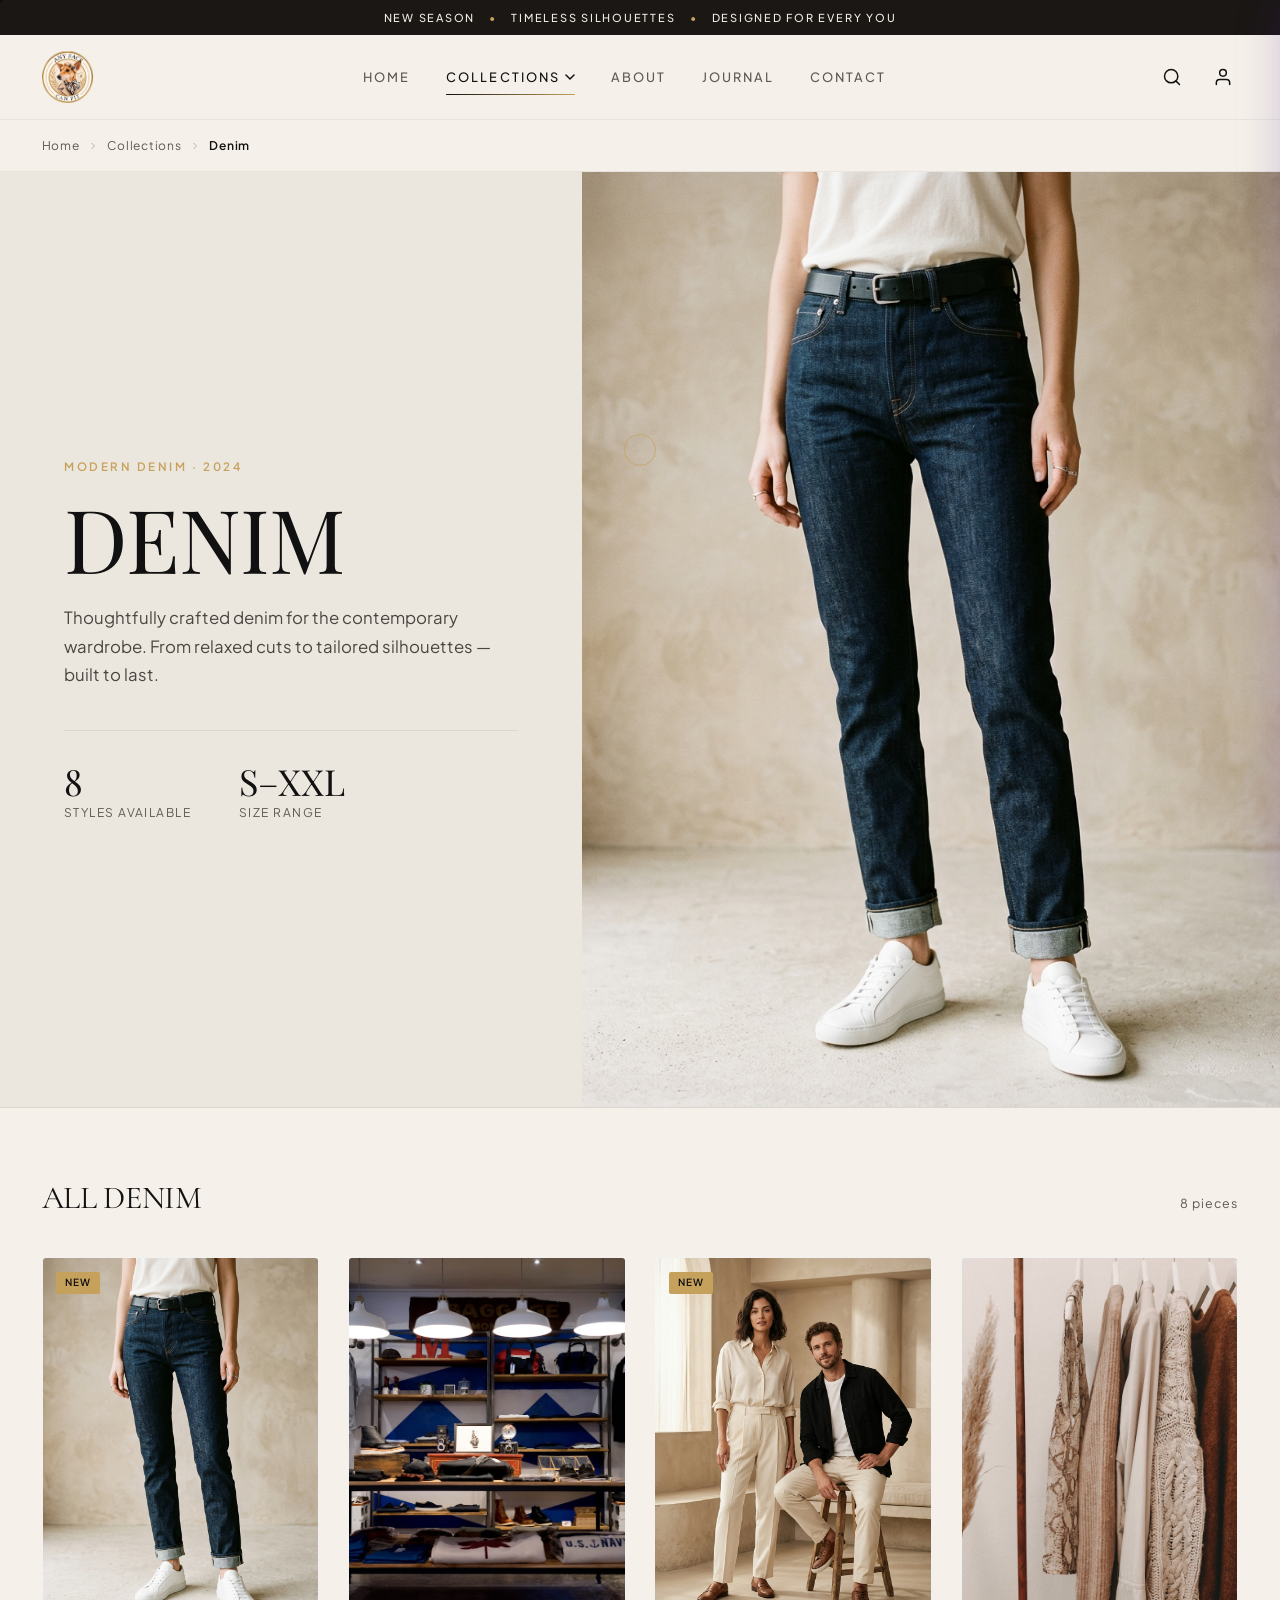
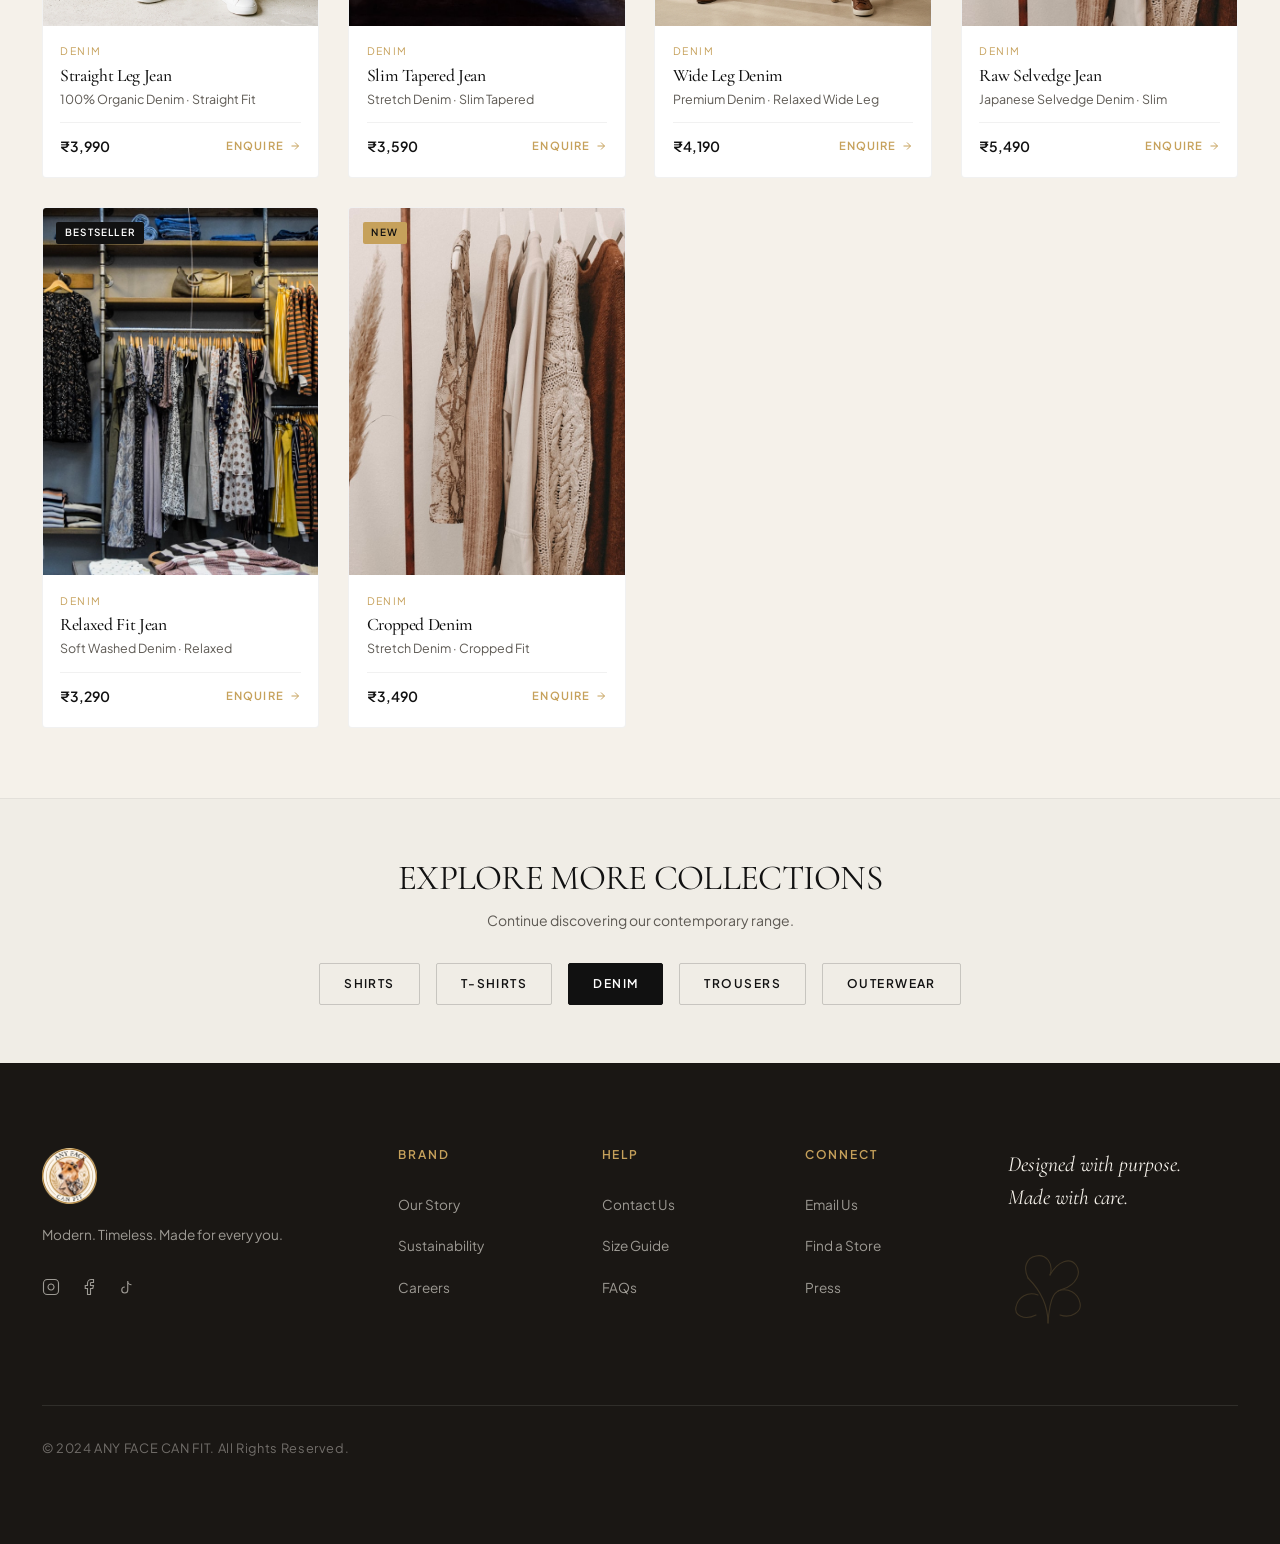
<file: collections/denim.html>
<!DOCTYPE html>
<html lang="en">
<head>
  <meta charset="UTF-8">
  <meta name="viewport" content="width=device-width, initial-scale=1.0">
  <title>Denim Collection | ANY FACE CAN FIT</title>
  <meta name="description" content="Explore our curated Denim collection — premium fabrics and modern silhouettes crafted for every occasion.">
  <meta name="theme-color" content="#F5F1EA">

  <link rel="preconnect" href="https://fonts.googleapis.com">
  <link rel="preconnect" href="https://fonts.gstatic.com" crossorigin>
  <link href="https://fonts.googleapis.com/css2?family=Cormorant+Garamond:ital,wght@0,300;0,400;0,500;0,600;0,700;1,400&family=Playfair+Display:ital,wght@0,400;0,500;0,600;0,700;1,400&family=Plus+Jakarta+Sans:wght@300;400;500;600;700&display=swap" rel="stylesheet">

  <link rel="stylesheet" href="../css/main.css">
  <link rel="stylesheet" href="../css/interactive-3d.css">
  <link rel="stylesheet" href="../css/collection-page.css">

  <script src="https://cdnjs.cloudflare.com/ajax/libs/gsap/3.12.5/gsap.min.js"></script>
  <link rel="stylesheet" href="../css/page-transition.css">
</head>
<body class="brand-anyface">

  <!-- Custom Cursor -->
  <div class="custom-cursor" id="cursor-dot" aria-hidden="true"></div>
  <div class="cursor-follower" id="cursor-ring" aria-hidden="true">
    <span class="cursor-text" id="cursor-text"></span>
  </div>

  <!-- Announcement Bar -->
  <aside class="announcement-bar" role="region" aria-label="Announcement">
    <div class="announcement-content">
      <span>NEW SEASON</span>
      <span class="bullet-divider">•</span>
      <span>TIMELESS SILHOUETTES</span>
      <span class="bullet-divider">•</span>
      <span>DESIGNED FOR EVERY YOU</span>
    </div>
  </aside>

  <!-- Site Header -->
  <header class="site-header" id="top">
    <div class="container header-inner">
      <a href="../index.html" class="brand-logo brand-logo--img" aria-label="ANY FACE CAN FIT Home">
        <img src="../assets/images/brand-logo.png" alt="ANY FACE CAN FIT" class="brand-logo-img" width="52" height="52">
      </a>

      <nav class="desktop-nav" aria-label="Main Navigation">
        <ul class="nav-menu">
          <li><a href="../index.html" class="nav-link magnetic-target">HOME</a></li>
          <li class="nav-has-dropdown">
            <a href="../index.html#collections" class="nav-link active magnetic-target">
              COLLECTIONS
              <svg class="nav-chevron" width="10" height="6" viewBox="0 0 10 6" fill="none" stroke="currentColor" stroke-width="1.5">
                <path d="M1 1L5 5L9 1" stroke-linecap="round" stroke-linejoin="round"/>
              </svg>
            </a>
            <div class="nav-dropdown" role="menu">
              <a href="denim.html" class="nav-dropdown-item nav-dropdown-item--active" role="menuitem">
                <span class="dropdown-icon"><svg width="14" height="14" viewBox="0 0 24 24" fill="none" stroke="currentColor" stroke-width="1.5"><path d="M20.38 3.46 16 2a4 4 0 0 1-8 0L3.62 3.46a2 2 0 0 0-1.34 2.23l.58 3.57a1 1 0 0 0 .99.84H6v10c0 1.1.9 2 2 2h8a2 2 0 0 0 2-2V10h2.15a1 1 0 0 0 .99-.84l.58-3.57a2 2 0 0 0-1.34-2.23z"/></svg></span>
                Shirts
              </a>
              <a href="tshirts.html" class="nav-dropdown-item" role="menuitem">
                <span class="dropdown-icon"><svg width="14" height="14" viewBox="0 0 24 24" fill="none" stroke="currentColor" stroke-width="1.5"><path d="M20.38 3.46 16 2a4 4 0 0 1-8 0L3.62 3.46a2 2 0 0 0-1.34 2.23l.58 3.57a1 1 0 0 0 .99.84H6v10c0 1.1.9 2 2 2h8a2 2 0 0 0 2-2V10h2.15a1 1 0 0 0 .99-.84l.58-3.57a2 2 0 0 0-1.34-2.23z"/></svg></span>
                T-Shirts
              </a>
              <a href="denim.html" class="nav-dropdown-item" role="menuitem">
                <span class="dropdown-icon"><svg width="14" height="14" viewBox="0 0 24 24" fill="none" stroke="currentColor" stroke-width="1.5"><path d="M6 2h12l1 10H5L6 2z"/><path d="M5 12l1 10h5l1-6 1 6h5l1-10"/></svg></span>
                Denim
              </a>
              <a href="trousers.html" class="nav-dropdown-item" role="menuitem">
                <span class="dropdown-icon"><svg width="14" height="14" viewBox="0 0 24 24" fill="none" stroke="currentColor" stroke-width="1.5"><path d="M6 2h12l1 10H5L6 2z"/><path d="M5 12l1 10h5l1-6 1 6h5l1-10"/></svg></span>
                Trousers
              </a>
              <a href="outerwear.html" class="nav-dropdown-item" role="menuitem">
                <span class="dropdown-icon"><svg width="14" height="14" viewBox="0 0 24 24" fill="none" stroke="currentColor" stroke-width="1.5"><path d="M12 2C6.5 2 2 6.5 2 12s4.5 10 10 10 10-4.5 10-10S17.5 2 12 2z"/><path d="M12 8v4l3 3"/></svg></span>
                Outerwear
              </a>
              <div class="dropdown-divider"></div>
              <a href="../index.html#collections" class="nav-dropdown-item nav-dropdown-all" role="menuitem">View All Collections →</a>
            </div>
          </li>
          <li><a href="../index.html#about" class="nav-link magnetic-target">ABOUT</a></li>
          <li><a href="../index.html#journal" class="nav-link magnetic-target">JOURNAL</a></li>
          <li><a href="../index.html#contact" class="nav-link magnetic-target">CONTACT</a></li>
        </ul>
      </nav>

      <div class="header-actions">
        <button class="header-icon-btn magnetic-target" aria-label="Search Collection" id="search-toggle-btn">
          <svg width="20" height="20" viewBox="0 0 24 24" fill="none" stroke="currentColor" stroke-width="1.8" stroke-linecap="round" stroke-linejoin="round">
            <circle cx="11" cy="11" r="8"></circle>
            <line x1="21" y1="21" x2="16.65" y2="16.65"></line>
          </svg>
        </button>
        <a href="../index.html#contact" class="header-icon-btn magnetic-target" aria-label="Customer Account">
          <svg width="20" height="20" viewBox="0 0 24 24" fill="none" stroke="currentColor" stroke-width="1.8" stroke-linecap="round" stroke-linejoin="round">
            <path d="M20 21v-2a4 4 0 0 0-4-4H8a4 4 0 0 0-4 4v2"></path>
            <circle cx="12" cy="7" r="4"></circle>
          </svg>
        </a>
        <button class="menu-toggle-btn" aria-label="Open Navigation Menu" aria-controls="mobile-nav-drawer" aria-expanded="false" id="menu-toggle-btn">
          <svg width="24" height="24" viewBox="0 0 24 24" fill="none" stroke="currentColor" stroke-width="1.8" stroke-linecap="round" stroke-linejoin="round">
            <line x1="3" y1="7" x2="21" y2="7"></line>
            <line x1="3" y1="12" x2="21" y2="12"></line>
            <line x1="3" y1="17" x2="21" y2="17"></line>
          </svg>
        </button>
      </div>
    </div>
  </header>

  <!-- Mobile Drawer -->
  <div class="drawer-backdrop" id="drawer-backdrop" aria-hidden="true"></div>
  <aside id="mobile-nav-drawer" class="mobile-drawer" role="dialog" aria-modal="true" aria-label="Navigation Menu" aria-hidden="true">
    <div class="drawer-header">
      <a href="../index.html" class="brand-logo brand-logo--img" aria-label="ANY FACE CAN FIT Home">
        <img src="../assets/images/brand-logo.png" alt="ANY FACE CAN FIT" class="brand-logo-img" width="44" height="44">
      </a>
      <button class="drawer-close-btn" id="drawer-close-btn" aria-label="Close navigation menu">
        <svg width="22" height="22" viewBox="0 0 24 24" fill="none" stroke="currentColor" stroke-width="2" stroke-linecap="round" stroke-linejoin="round">
          <line x1="18" y1="6" x2="6" y2="18"></line>
          <line x1="6" y1="6" x2="18" y2="18"></line>
        </svg>
      </button>
    </div>
    <nav class="drawer-nav" aria-label="Mobile Navigation">
      <ul class="drawer-nav-list">
        <li><a href="../index.html" class="drawer-link">HOME</a></li>
        <li class="drawer-has-sub">
          <button class="drawer-link drawer-collapsible" aria-expanded="false">COLLECTIONS <svg class="drawer-chevron" width="10" height="6" viewBox="0 0 10 6" fill="none" stroke="currentColor" stroke-width="1.5"><path d="M1 1L5 5L9 1" stroke-linecap="round" stroke-linejoin="round"/></svg></button>
          <ul class="drawer-sub-list">
            <li><a href="shirts.html" class="drawer-sub-link">Shirts</a></li>
            <li><a href="tshirts.html" class="drawer-sub-link">T-Shirts</a></li>
            <li><a href="denim.html" class="drawer-sub-link">Denim</a></li>
            <li><a href="trousers.html" class="drawer-sub-link">Trousers</a></li>
            <li><a href="outerwear.html" class="drawer-sub-link">Outerwear</a></li>
          </ul>
        </li>
        <li><a href="../index.html#about" class="drawer-link">ABOUT</a></li>
        <li><a href="../index.html#journal" class="drawer-link">JOURNAL</a></li>
        <li><a href="../index.html#contact" class="drawer-link">CONTACT</a></li>
      </ul>
    </nav>
    <div class="drawer-footer">
      <a href="../index.html#collections" class="btn btn-primary" style="width: 100%; text-align: center;">ALL COLLECTIONS</a>
    </div>
  </aside>

  <main id="main-content">

    <!-- Breadcrumb -->
    <nav class="col-breadcrumb" aria-label="Breadcrumb">
      <div class="container">
        <a href="../index.html">Home</a>
        <svg width="12" height="12" viewBox="0 0 24 24" fill="none" stroke="currentColor" stroke-width="2"><path d="M9 18l6-6-6-6"/></svg>
        <a href="../index.html#collections">Collections</a>
        <svg width="12" height="12" viewBox="0 0 24 24" fill="none" stroke="currentColor" stroke-width="2"><path d="M9 18l6-6-6-6"/></svg>
        <span>Denim</span>
      </div>
    </nav>

    <!-- Hero Banner -->
    <section class="col-page-hero" aria-label="Shirts Collection Hero">
      <div class="container">
        <div class="col-hero-text">
          <span class="col-hero-eyebrow">Modern Denim · 2024</span>
          <h1 class="col-hero-title">Denim</h1>
          <p class="col-hero-desc">
            Thoughtfully crafted denim for the contemporary wardrobe. From relaxed cuts to tailored silhouettes — built to last.
          </p>
          <div class="col-hero-meta">
            <div class="col-hero-count">
              <strong>8</strong>
              Styles Available
            </div>
            <div class="col-hero-count">
              <strong>S–XXL</strong>
              Size Range
            </div>
          </div>
        </div>
        <div class="col-hero-img-frame">
          <img src="../assets/images/cat-denim.jpg" alt="Any Face Can Fit Denim Collection" class="col-hero-img" loading="eager">
        </div>
      </div>
    </section>

    <!-- Products Grid -->
    <section class="col-products-section" aria-label="Shirts Products">
      <div class="container">
        <div class="col-section-header">
          <h2 class="col-section-title">All Denim</h2>
          <span class="col-section-count">8 pieces</span>
        </div>

        <div class="col-product-grid">

          <!-- Product 1 -->
          <a href="#" class="col-product-card magnetic-target" aria-label="Straight Leg Jean">
            <div class="col-product-media">
              <img src="../assets/images/cat-denim.jpg" alt="Straight Leg Jean" class="col-product-img" loading="lazy">
              <span class="col-product-tag tag-new">New</span>
            </div>
            <div class="col-product-info">
              <span class="col-product-cat">Denim</span>
              <h3 class="col-product-name">Straight Leg Jean</h3>
              <p class="col-product-material">100% Organic Denim · Straight Fit</p>
              <div class="col-product-footer">
                <span class="col-product-price">₹3,990</span>
                <span class="col-product-cta">Enquire <svg width="12" height="12" viewBox="0 0 24 24" fill="none" stroke="currentColor" stroke-width="2"><path d="M5 12h14M12 5l7 7-7 7"/></svg></span>
              </div>
            </div>
          </a>

          <!-- Product 2 -->
          <a href="#" class="col-product-card magnetic-target" aria-label="Slim Tapered Jean">
            <div class="col-product-media">
              <img src="../assets/images/boutique-interior-warm.jpg" alt="Slim Tapered Jean" class="col-product-img" loading="lazy">
            </div>
            <div class="col-product-info">
              <span class="col-product-cat">Denim</span>
              <h3 class="col-product-name">Slim Tapered Jean</h3>
              <p class="col-product-material">Stretch Denim · Slim Tapered</p>
              <div class="col-product-footer">
                <span class="col-product-price">₹3,590</span>
                <span class="col-product-cta">Enquire <svg width="12" height="12" viewBox="0 0 24 24" fill="none" stroke="currentColor" stroke-width="2"><path d="M5 12h14M12 5l7 7-7 7"/></svg></span>
              </div>
            </div>
          </a>

          <!-- Product 3 -->
          <a href="#" class="col-product-card magnetic-target" aria-label="Wide Leg Denim">
            <div class="col-product-media">
              <img src="../assets/images/hero-models.jpg" alt="Wide Leg Denim" class="col-product-img" loading="lazy">
              <span class="col-product-tag tag-new">New</span>
            </div>
            <div class="col-product-info">
              <span class="col-product-cat">Denim</span>
              <h3 class="col-product-name">Wide Leg Denim</h3>
              <p class="col-product-material">Premium Denim · Relaxed Wide Leg</p>
              <div class="col-product-footer">
                <span class="col-product-price">₹4,190</span>
                <span class="col-product-cta">Enquire <svg width="12" height="12" viewBox="0 0 24 24" fill="none" stroke="currentColor" stroke-width="2"><path d="M5 12h14M12 5l7 7-7 7"/></svg></span>
              </div>
            </div>
          </a>

          <!-- Product 4 -->
          <a href="#" class="col-product-card magnetic-target" aria-label="Raw Selvedge Jean">
            <div class="col-product-media">
              <img src="../assets/images/about-studio.jpg" alt="Raw Selvedge Jean" class="col-product-img" loading="lazy">
            </div>
            <div class="col-product-info">
              <span class="col-product-cat">Denim</span>
              <h3 class="col-product-name">Raw Selvedge Jean</h3>
              <p class="col-product-material">Japanese Selvedge Denim · Slim</p>
              <div class="col-product-footer">
                <span class="col-product-price">₹5,490</span>
                <span class="col-product-cta">Enquire <svg width="12" height="12" viewBox="0 0 24 24" fill="none" stroke="currentColor" stroke-width="2"><path d="M5 12h14M12 5l7 7-7 7"/></svg></span>
              </div>
            </div>
          </a>

          <!-- Product 5 -->
          <a href="#" class="col-product-card magnetic-target" aria-label="Relaxed Fit Jean">
            <div class="col-product-media">
              <img src="../assets/images/boutique-curated.jpg" alt="Relaxed Fit Jean" class="col-product-img" loading="lazy">
              <span class="col-product-tag ">Bestseller</span>
            </div>
            <div class="col-product-info">
              <span class="col-product-cat">Denim</span>
              <h3 class="col-product-name">Relaxed Fit Jean</h3>
              <p class="col-product-material">Soft Washed Denim · Relaxed</p>
              <div class="col-product-footer">
                <span class="col-product-price">₹3,290</span>
                <span class="col-product-cta">Enquire <svg width="12" height="12" viewBox="0 0 24 24" fill="none" stroke="currentColor" stroke-width="2"><path d="M5 12h14M12 5l7 7-7 7"/></svg></span>
              </div>
            </div>
          </a>

          <!-- Product 6 -->
          <a href="#" class="col-product-card magnetic-target" aria-label="Cropped Denim">
            <div class="col-product-media">
              <img src="../assets/images/boutique-rack-luxury.jpg" alt="Cropped Denim" class="col-product-img" loading="lazy">
              <span class="col-product-tag tag-new">New</span>
            </div>
            <div class="col-product-info">
              <span class="col-product-cat">Denim</span>
              <h3 class="col-product-name">Cropped Denim</h3>
              <p class="col-product-material">Stretch Denim · Cropped Fit</p>
              <div class="col-product-footer">
                <span class="col-product-price">₹3,490</span>
                <span class="col-product-cta">Enquire <svg width="12" height="12" viewBox="0 0 24 24" fill="none" stroke="currentColor" stroke-width="2"><path d="M5 12h14M12 5l7 7-7 7"/></svg></span>
              </div>
            </div>
          </a>
        </div>
      </div>
    </section>

    <!-- More Collections -->
    <section class="more-collections" aria-label="Other Collections">
      <div class="container more-collections-inner">
        <h2 class="more-collections-title">Explore More Collections</h2>
        <p class="more-collections-sub">Continue discovering our contemporary range.</p>
        <div class="more-col-grid">
          <a href="shirts.html" class="more-col-pill">Shirts</a>
          <a href="tshirts.html" class="more-col-pill">T-Shirts</a>
          <a href="denim.html" class="more-col-pill is-active">Denim</a>
          <a href="trousers.html" class="more-col-pill">Trousers</a>
          <a href="outerwear.html" class="more-col-pill">Outerwear</a>
        </div>
      </div>
    </section>

  </main>

  <!-- Footer -->
  <footer class="site-footer" id="contact">
    <div class="container footer-inner">
      <div class="footer-columns-grid">
        <div class="footer-col-brand">
          <a href="../index.html" class="brand-logo brand-logo--img footer-brand-logo" aria-label="ANY FACE CAN FIT Home">
            <img src="../assets/images/brand-logo.png" alt="ANY FACE CAN FIT" class="brand-logo-img brand-logo-img--footer" width="56" height="56">
          </a>
          <p class="footer-tagline">Modern. Timeless. Made for every you.</p>
          <div class="footer-social-row">
            <a href="#" class="footer-social-link magnetic-target" aria-label="Instagram">
              <svg width="18" height="18" viewBox="0 0 24 24" fill="none" stroke="currentColor" stroke-width="1.5"><rect x="2" y="2" width="20" height="20" rx="5" ry="5"></rect><path d="M16 11.37A4 4 0 1 1 12.63 8 4 4 0 0 1 16 11.37z"></path><line x1="17.5" y1="6.5" x2="17.51" y2="6.5"></line></svg>
            </a>
            <a href="#" class="footer-social-link magnetic-target" aria-label="Facebook">
              <svg width="18" height="18" viewBox="0 0 24 24" fill="none" stroke="currentColor" stroke-width="1.5"><path d="M18 2h-3a5 5 0 0 0-5 5v3H7v4h3v8h4v-8h3l1-4h-4V7a1 1 0 0 1 1-1h3z"></path></svg>
            </a>
            <a href="#" class="footer-social-link magnetic-target" aria-label="TikTok">
              <svg width="18" height="18" viewBox="0 0 24 24" fill="none" stroke="currentColor" stroke-width="1.5"><path d="M9 12a4 4 0 1 0 4 4V4a5 5 0 0 0 5 5"></path></svg>
            </a>
          </div>
        </div>
        <div class="footer-col-nav">
          <h4 class="footer-col-title">BRAND</h4>
          <ul class="footer-nav-list">
            <li><a href="../index.html#about" class="footer-link">Our Story</a></li>
            <li><a href="../index.html#about" class="footer-link">Sustainability</a></li>
            <li><a href="../index.html#contact" class="footer-link">Careers</a></li>
          </ul>
        </div>
        <div class="footer-col-nav">
          <h4 class="footer-col-title">HELP</h4>
          <ul class="footer-nav-list">
            <li><a href="../index.html#contact" class="footer-link">Contact Us</a></li>
            <li><a href="../index.html#collections" class="footer-link">Size Guide</a></li>
            <li><a href="../index.html#contact" class="footer-link">FAQs</a></li>
          </ul>
        </div>
        <div class="footer-col-nav">
          <h4 class="footer-col-title">CONNECT</h4>
          <ul class="footer-nav-list">
            <li><a href="mailto:concierge@anyfacecanfit.com" class="footer-link">Email Us</a></li>
            <li><a href="../index.html#contact" class="footer-link">Find a Store</a></li>
            <li><a href="../index.html#contact" class="footer-link">Press</a></li>
          </ul>
        </div>
        <div class="footer-col-motto">
          <p class="footer-motto-text">Designed with purpose.<br>Made with care.</p>
          <div class="footer-botanical-inline" aria-hidden="true">
            <svg width="80" height="72" viewBox="0 0 80 72" fill="none" stroke="#C6A15B" stroke-width="1.1" stroke-linecap="round" stroke-linejoin="round" opacity="0.5">
              <path d="M40 70 C40 50, 30 35, 20 25"/>
              <path d="M20 25 C15 15, 18 5, 28 3 C38 1, 46 10, 42 22"/>
              <path d="M42 22 C50 8, 62 4, 68 12 C74 20, 68 32, 55 36 C48 38, 42 40, 40 70"/>
              <path d="M30 42 C20 38, 10 44, 8 54 C6 62, 16 68, 28 62"/>
              <path d="M50 38 C60 34, 70 40, 72 50 C74 58, 64 66, 52 62"/>
            </svg>
          </div>
        </div>
      </div>
      <div class="footer-bottom-bar">
        <p class="copyright-text">© 2024 ANY FACE CAN FIT. All Rights Reserved.</p>
      </div>
    </div>
  </footer>

  <script src="../js/interactions-3d.js"></script>
  <script>
    // Mobile drawer collapsible
    document.querySelectorAll('.drawer-collapsible').forEach(btn => {
      btn.addEventListener('click', () => {
        const parent = btn.closest('.drawer-has-sub');
        const isOpen = parent.classList.toggle('is-open');
        btn.setAttribute('aria-expanded', isOpen);
      });
    });
  </script>
  <script src="../js/page-transition.js"></script>
</body>
</html>
</file>
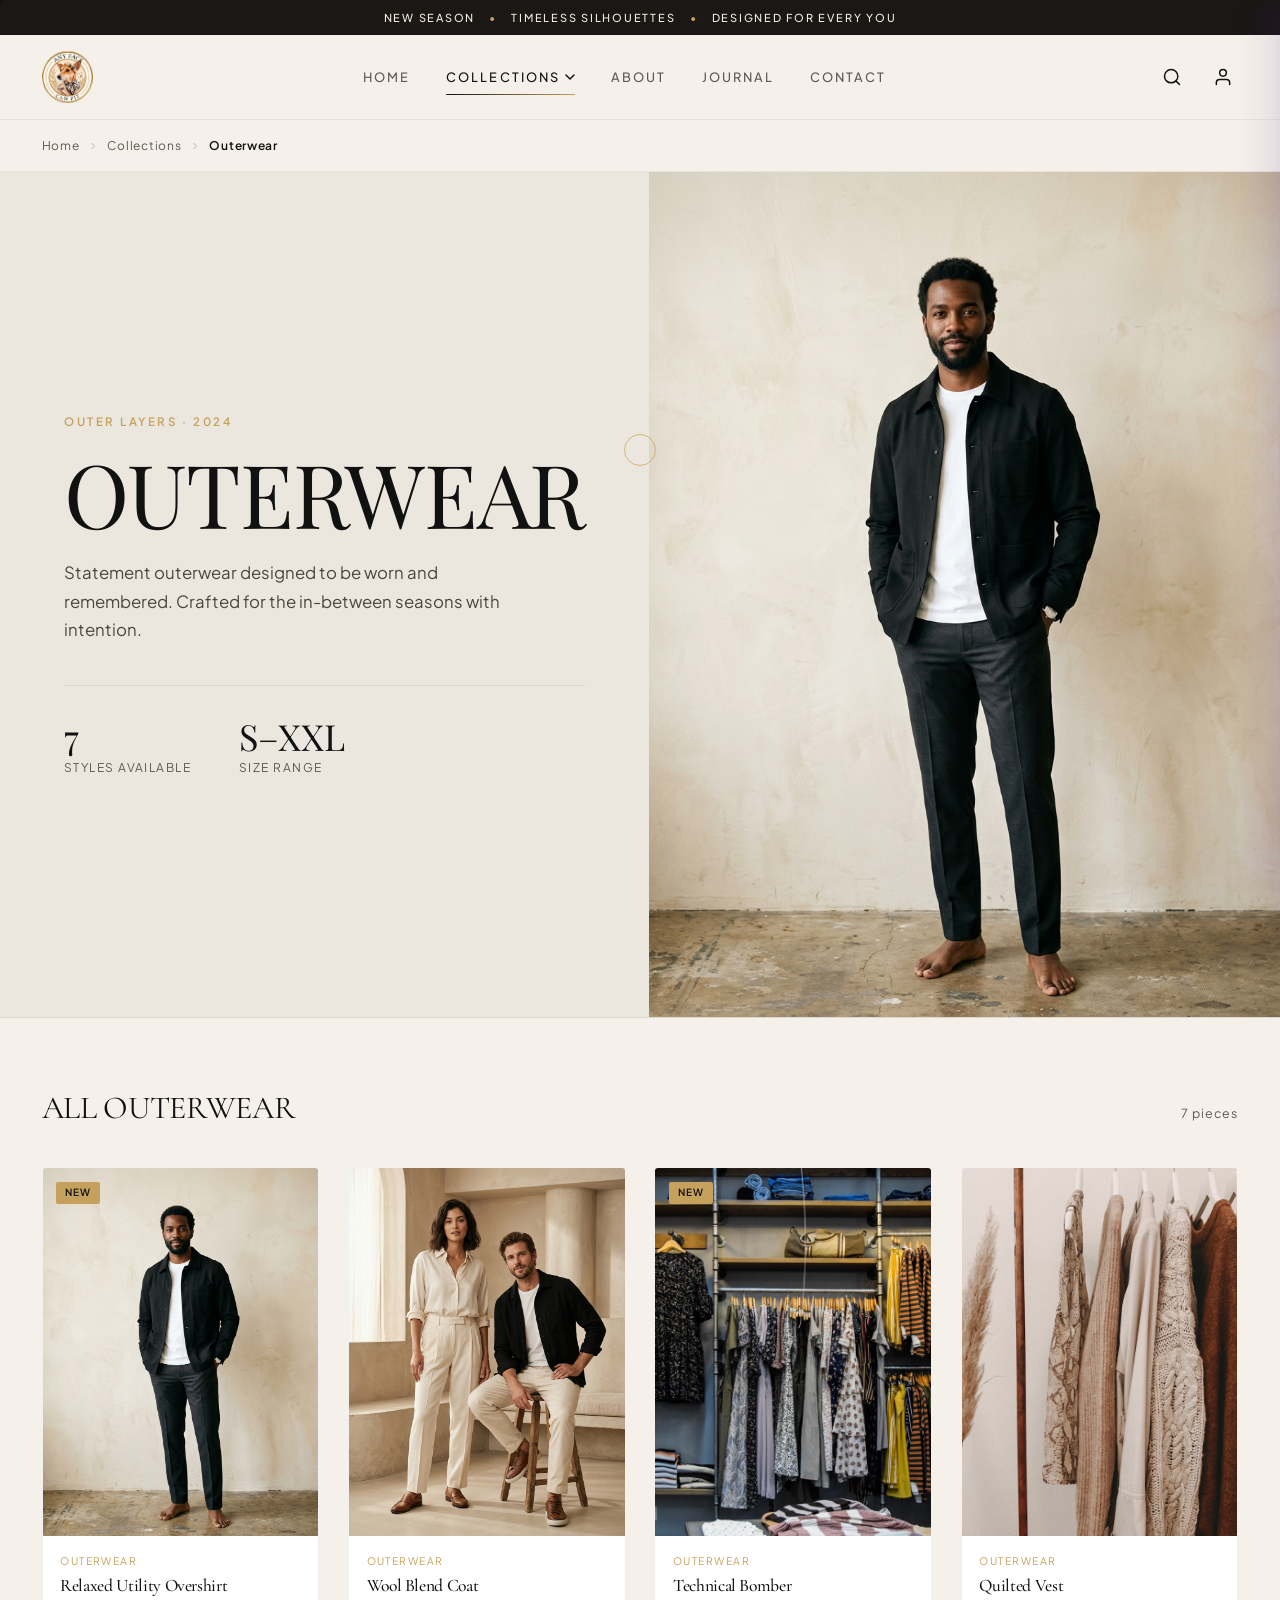
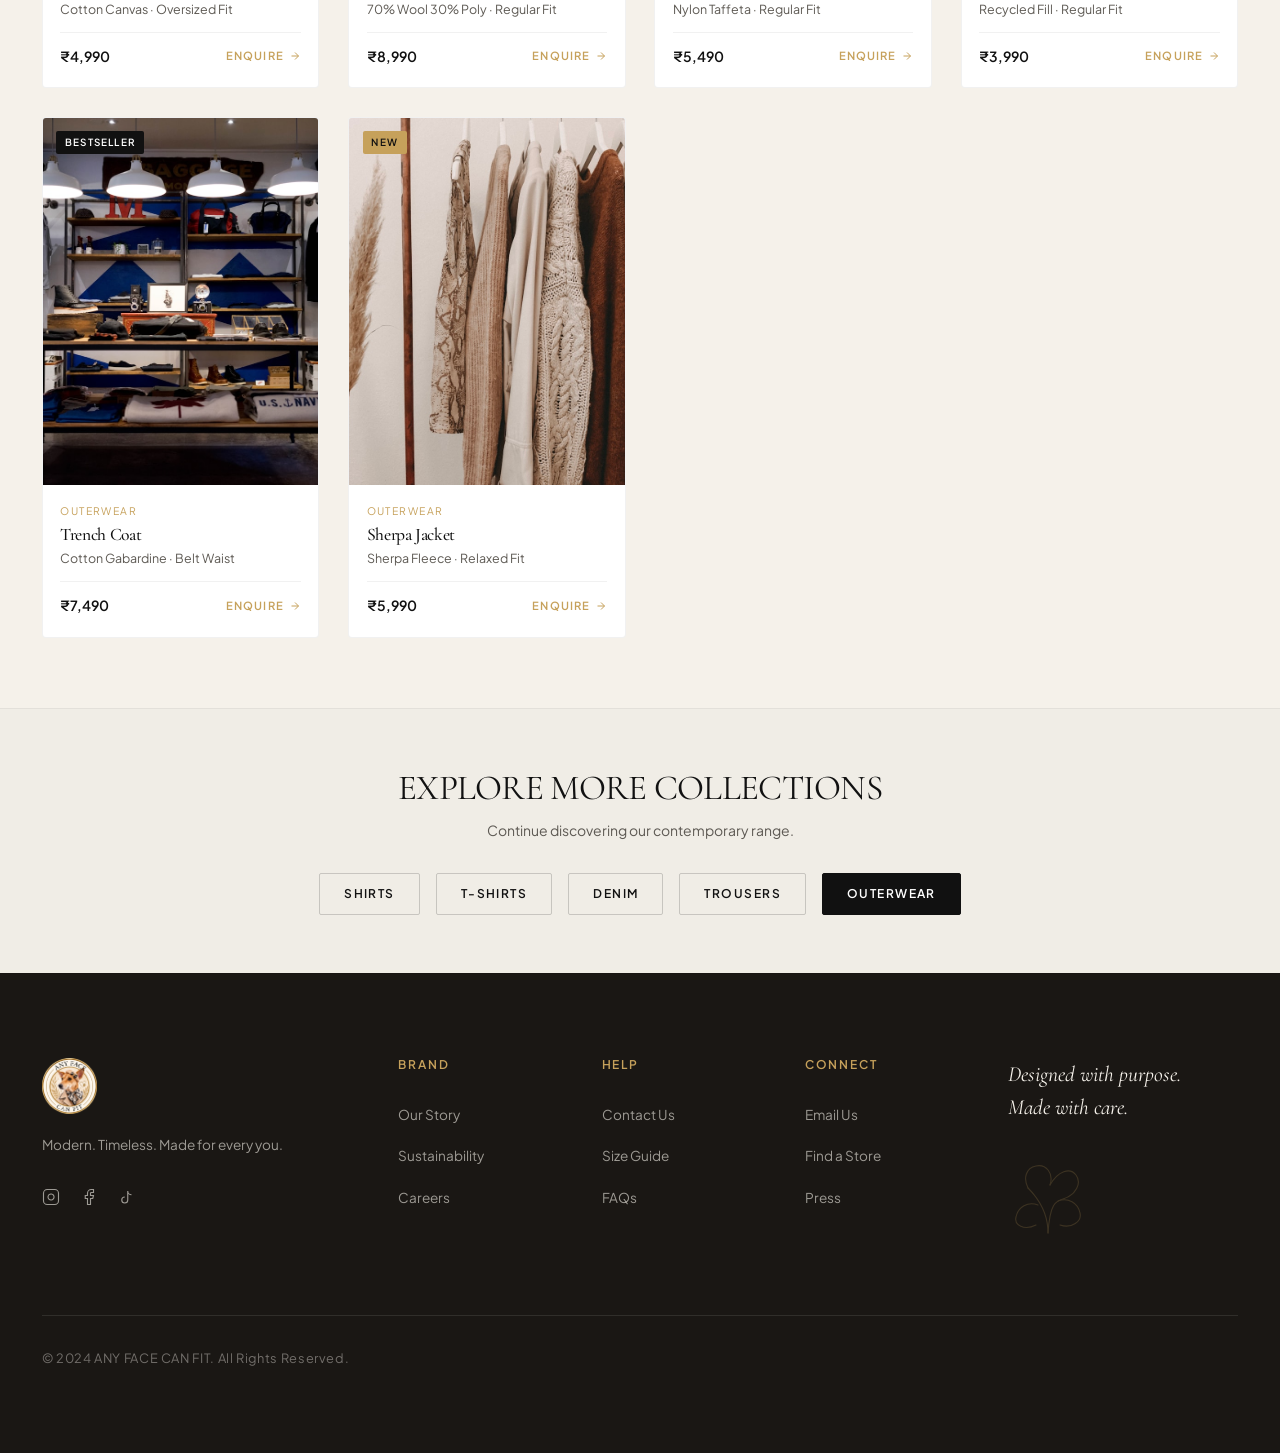
<file: collections/outerwear.html>
<!DOCTYPE html>
<html lang="en">
<head>
  <meta charset="UTF-8">
  <meta name="viewport" content="width=device-width, initial-scale=1.0">
  <title>Outerwear Collection | ANY FACE CAN FIT</title>
  <meta name="description" content="Explore our curated Outerwear collection — premium fabrics and modern silhouettes crafted for every occasion.">
  <meta name="theme-color" content="#F5F1EA">

  <link rel="preconnect" href="https://fonts.googleapis.com">
  <link rel="preconnect" href="https://fonts.gstatic.com" crossorigin>
  <link href="https://fonts.googleapis.com/css2?family=Cormorant+Garamond:ital,wght@0,300;0,400;0,500;0,600;0,700;1,400&family=Playfair+Display:ital,wght@0,400;0,500;0,600;0,700;1,400&family=Plus+Jakarta+Sans:wght@300;400;500;600;700&display=swap" rel="stylesheet">

  <link rel="stylesheet" href="../css/main.css">
  <link rel="stylesheet" href="../css/interactive-3d.css">
  <link rel="stylesheet" href="../css/collection-page.css">

  <script src="https://cdnjs.cloudflare.com/ajax/libs/gsap/3.12.5/gsap.min.js"></script>
  <link rel="stylesheet" href="../css/page-transition.css">
</head>
<body class="brand-anyface">

  <!-- Custom Cursor -->
  <div class="custom-cursor" id="cursor-dot" aria-hidden="true"></div>
  <div class="cursor-follower" id="cursor-ring" aria-hidden="true">
    <span class="cursor-text" id="cursor-text"></span>
  </div>

  <!-- Announcement Bar -->
  <aside class="announcement-bar" role="region" aria-label="Announcement">
    <div class="announcement-content">
      <span>NEW SEASON</span>
      <span class="bullet-divider">•</span>
      <span>TIMELESS SILHOUETTES</span>
      <span class="bullet-divider">•</span>
      <span>DESIGNED FOR EVERY YOU</span>
    </div>
  </aside>

  <!-- Site Header -->
  <header class="site-header" id="top">
    <div class="container header-inner">
      <a href="../index.html" class="brand-logo brand-logo--img" aria-label="ANY FACE CAN FIT Home">
        <img src="../assets/images/brand-logo.png" alt="ANY FACE CAN FIT" class="brand-logo-img" width="52" height="52">
      </a>

      <nav class="desktop-nav" aria-label="Main Navigation">
        <ul class="nav-menu">
          <li><a href="../index.html" class="nav-link magnetic-target">HOME</a></li>
          <li class="nav-has-dropdown">
            <a href="../index.html#collections" class="nav-link active magnetic-target">
              COLLECTIONS
              <svg class="nav-chevron" width="10" height="6" viewBox="0 0 10 6" fill="none" stroke="currentColor" stroke-width="1.5">
                <path d="M1 1L5 5L9 1" stroke-linecap="round" stroke-linejoin="round"/>
              </svg>
            </a>
            <div class="nav-dropdown" role="menu">
              <a href="outerwear.html" class="nav-dropdown-item nav-dropdown-item--active" role="menuitem">
                <span class="dropdown-icon"><svg width="14" height="14" viewBox="0 0 24 24" fill="none" stroke="currentColor" stroke-width="1.5"><path d="M20.38 3.46 16 2a4 4 0 0 1-8 0L3.62 3.46a2 2 0 0 0-1.34 2.23l.58 3.57a1 1 0 0 0 .99.84H6v10c0 1.1.9 2 2 2h8a2 2 0 0 0 2-2V10h2.15a1 1 0 0 0 .99-.84l.58-3.57a2 2 0 0 0-1.34-2.23z"/></svg></span>
                Shirts
              </a>
              <a href="tshirts.html" class="nav-dropdown-item" role="menuitem">
                <span class="dropdown-icon"><svg width="14" height="14" viewBox="0 0 24 24" fill="none" stroke="currentColor" stroke-width="1.5"><path d="M20.38 3.46 16 2a4 4 0 0 1-8 0L3.62 3.46a2 2 0 0 0-1.34 2.23l.58 3.57a1 1 0 0 0 .99.84H6v10c0 1.1.9 2 2 2h8a2 2 0 0 0 2-2V10h2.15a1 1 0 0 0 .99-.84l.58-3.57a2 2 0 0 0-1.34-2.23z"/></svg></span>
                T-Shirts
              </a>
              <a href="denim.html" class="nav-dropdown-item" role="menuitem">
                <span class="dropdown-icon"><svg width="14" height="14" viewBox="0 0 24 24" fill="none" stroke="currentColor" stroke-width="1.5"><path d="M6 2h12l1 10H5L6 2z"/><path d="M5 12l1 10h5l1-6 1 6h5l1-10"/></svg></span>
                Denim
              </a>
              <a href="trousers.html" class="nav-dropdown-item" role="menuitem">
                <span class="dropdown-icon"><svg width="14" height="14" viewBox="0 0 24 24" fill="none" stroke="currentColor" stroke-width="1.5"><path d="M6 2h12l1 10H5L6 2z"/><path d="M5 12l1 10h5l1-6 1 6h5l1-10"/></svg></span>
                Trousers
              </a>
              <a href="outerwear.html" class="nav-dropdown-item" role="menuitem">
                <span class="dropdown-icon"><svg width="14" height="14" viewBox="0 0 24 24" fill="none" stroke="currentColor" stroke-width="1.5"><path d="M12 2C6.5 2 2 6.5 2 12s4.5 10 10 10 10-4.5 10-10S17.5 2 12 2z"/><path d="M12 8v4l3 3"/></svg></span>
                Outerwear
              </a>
              <div class="dropdown-divider"></div>
              <a href="../index.html#collections" class="nav-dropdown-item nav-dropdown-all" role="menuitem">View All Collections →</a>
            </div>
          </li>
          <li><a href="../index.html#about" class="nav-link magnetic-target">ABOUT</a></li>
          <li><a href="../index.html#journal" class="nav-link magnetic-target">JOURNAL</a></li>
          <li><a href="../index.html#contact" class="nav-link magnetic-target">CONTACT</a></li>
        </ul>
      </nav>

      <div class="header-actions">
        <button class="header-icon-btn magnetic-target" aria-label="Search Collection" id="search-toggle-btn">
          <svg width="20" height="20" viewBox="0 0 24 24" fill="none" stroke="currentColor" stroke-width="1.8" stroke-linecap="round" stroke-linejoin="round">
            <circle cx="11" cy="11" r="8"></circle>
            <line x1="21" y1="21" x2="16.65" y2="16.65"></line>
          </svg>
        </button>
        <a href="../index.html#contact" class="header-icon-btn magnetic-target" aria-label="Customer Account">
          <svg width="20" height="20" viewBox="0 0 24 24" fill="none" stroke="currentColor" stroke-width="1.8" stroke-linecap="round" stroke-linejoin="round">
            <path d="M20 21v-2a4 4 0 0 0-4-4H8a4 4 0 0 0-4 4v2"></path>
            <circle cx="12" cy="7" r="4"></circle>
          </svg>
        </a>
        <button class="menu-toggle-btn" aria-label="Open Navigation Menu" aria-controls="mobile-nav-drawer" aria-expanded="false" id="menu-toggle-btn">
          <svg width="24" height="24" viewBox="0 0 24 24" fill="none" stroke="currentColor" stroke-width="1.8" stroke-linecap="round" stroke-linejoin="round">
            <line x1="3" y1="7" x2="21" y2="7"></line>
            <line x1="3" y1="12" x2="21" y2="12"></line>
            <line x1="3" y1="17" x2="21" y2="17"></line>
          </svg>
        </button>
      </div>
    </div>
  </header>

  <!-- Mobile Drawer -->
  <div class="drawer-backdrop" id="drawer-backdrop" aria-hidden="true"></div>
  <aside id="mobile-nav-drawer" class="mobile-drawer" role="dialog" aria-modal="true" aria-label="Navigation Menu" aria-hidden="true">
    <div class="drawer-header">
      <a href="../index.html" class="brand-logo brand-logo--img" aria-label="ANY FACE CAN FIT Home">
        <img src="../assets/images/brand-logo.png" alt="ANY FACE CAN FIT" class="brand-logo-img" width="44" height="44">
      </a>
      <button class="drawer-close-btn" id="drawer-close-btn" aria-label="Close navigation menu">
        <svg width="22" height="22" viewBox="0 0 24 24" fill="none" stroke="currentColor" stroke-width="2" stroke-linecap="round" stroke-linejoin="round">
          <line x1="18" y1="6" x2="6" y2="18"></line>
          <line x1="6" y1="6" x2="18" y2="18"></line>
        </svg>
      </button>
    </div>
    <nav class="drawer-nav" aria-label="Mobile Navigation">
      <ul class="drawer-nav-list">
        <li><a href="../index.html" class="drawer-link">HOME</a></li>
        <li class="drawer-has-sub">
          <button class="drawer-link drawer-collapsible" aria-expanded="false">COLLECTIONS <svg class="drawer-chevron" width="10" height="6" viewBox="0 0 10 6" fill="none" stroke="currentColor" stroke-width="1.5"><path d="M1 1L5 5L9 1" stroke-linecap="round" stroke-linejoin="round"/></svg></button>
          <ul class="drawer-sub-list">
            <li><a href="shirts.html" class="drawer-sub-link">Shirts</a></li>
            <li><a href="tshirts.html" class="drawer-sub-link">T-Shirts</a></li>
            <li><a href="denim.html" class="drawer-sub-link">Denim</a></li>
            <li><a href="trousers.html" class="drawer-sub-link">Trousers</a></li>
            <li><a href="outerwear.html" class="drawer-sub-link">Outerwear</a></li>
          </ul>
        </li>
        <li><a href="../index.html#about" class="drawer-link">ABOUT</a></li>
        <li><a href="../index.html#journal" class="drawer-link">JOURNAL</a></li>
        <li><a href="../index.html#contact" class="drawer-link">CONTACT</a></li>
      </ul>
    </nav>
    <div class="drawer-footer">
      <a href="../index.html#collections" class="btn btn-primary" style="width: 100%; text-align: center;">ALL COLLECTIONS</a>
    </div>
  </aside>

  <main id="main-content">

    <!-- Breadcrumb -->
    <nav class="col-breadcrumb" aria-label="Breadcrumb">
      <div class="container">
        <a href="../index.html">Home</a>
        <svg width="12" height="12" viewBox="0 0 24 24" fill="none" stroke="currentColor" stroke-width="2"><path d="M9 18l6-6-6-6"/></svg>
        <a href="../index.html#collections">Collections</a>
        <svg width="12" height="12" viewBox="0 0 24 24" fill="none" stroke="currentColor" stroke-width="2"><path d="M9 18l6-6-6-6"/></svg>
        <span>Outerwear</span>
      </div>
    </nav>

    <!-- Hero Banner -->
    <section class="col-page-hero" aria-label="Shirts Collection Hero">
      <div class="container">
        <div class="col-hero-text">
          <span class="col-hero-eyebrow">Outer Layers · 2024</span>
          <h1 class="col-hero-title">Outerwear</h1>
          <p class="col-hero-desc">
            Statement outerwear designed to be worn and remembered. Crafted for the in-between seasons with intention.
          </p>
          <div class="col-hero-meta">
            <div class="col-hero-count">
              <strong>7</strong>
              Styles Available
            </div>
            <div class="col-hero-count">
              <strong>S–XXL</strong>
              Size Range
            </div>
          </div>
        </div>
        <div class="col-hero-img-frame">
          <img src="../assets/images/cat-outerwear.jpg" alt="Any Face Can Fit Outerwear Collection" class="col-hero-img" loading="eager">
        </div>
      </div>
    </section>

    <!-- Products Grid -->
    <section class="col-products-section" aria-label="Shirts Products">
      <div class="container">
        <div class="col-section-header">
          <h2 class="col-section-title">All Outerwear</h2>
          <span class="col-section-count">7 pieces</span>
        </div>

        <div class="col-product-grid">

          <!-- Product 1 -->
          <a href="#" class="col-product-card magnetic-target" aria-label="Relaxed Utility Overshirt">
            <div class="col-product-media">
              <img src="../assets/images/cat-outerwear.jpg" alt="Relaxed Utility Overshirt" class="col-product-img" loading="lazy">
              <span class="col-product-tag tag-new">New</span>
            </div>
            <div class="col-product-info">
              <span class="col-product-cat">Outerwear</span>
              <h3 class="col-product-name">Relaxed Utility Overshirt</h3>
              <p class="col-product-material">Cotton Canvas · Oversized Fit</p>
              <div class="col-product-footer">
                <span class="col-product-price">₹4,990</span>
                <span class="col-product-cta">Enquire <svg width="12" height="12" viewBox="0 0 24 24" fill="none" stroke="currentColor" stroke-width="2"><path d="M5 12h14M12 5l7 7-7 7"/></svg></span>
              </div>
            </div>
          </a>

          <!-- Product 2 -->
          <a href="#" class="col-product-card magnetic-target" aria-label="Wool Blend Coat">
            <div class="col-product-media">
              <img src="../assets/images/hero-models.jpg" alt="Wool Blend Coat" class="col-product-img" loading="lazy">
            </div>
            <div class="col-product-info">
              <span class="col-product-cat">Outerwear</span>
              <h3 class="col-product-name">Wool Blend Coat</h3>
              <p class="col-product-material">70% Wool 30% Poly · Regular Fit</p>
              <div class="col-product-footer">
                <span class="col-product-price">₹8,990</span>
                <span class="col-product-cta">Enquire <svg width="12" height="12" viewBox="0 0 24 24" fill="none" stroke="currentColor" stroke-width="2"><path d="M5 12h14M12 5l7 7-7 7"/></svg></span>
              </div>
            </div>
          </a>

          <!-- Product 3 -->
          <a href="#" class="col-product-card magnetic-target" aria-label="Technical Bomber">
            <div class="col-product-media">
              <img src="../assets/images/boutique-curated.jpg" alt="Technical Bomber" class="col-product-img" loading="lazy">
              <span class="col-product-tag tag-new">New</span>
            </div>
            <div class="col-product-info">
              <span class="col-product-cat">Outerwear</span>
              <h3 class="col-product-name">Technical Bomber</h3>
              <p class="col-product-material">Nylon Taffeta · Regular Fit</p>
              <div class="col-product-footer">
                <span class="col-product-price">₹5,490</span>
                <span class="col-product-cta">Enquire <svg width="12" height="12" viewBox="0 0 24 24" fill="none" stroke="currentColor" stroke-width="2"><path d="M5 12h14M12 5l7 7-7 7"/></svg></span>
              </div>
            </div>
          </a>

          <!-- Product 4 -->
          <a href="#" class="col-product-card magnetic-target" aria-label="Quilted Vest">
            <div class="col-product-media">
              <img src="../assets/images/about-studio.jpg" alt="Quilted Vest" class="col-product-img" loading="lazy">
            </div>
            <div class="col-product-info">
              <span class="col-product-cat">Outerwear</span>
              <h3 class="col-product-name">Quilted Vest</h3>
              <p class="col-product-material">Recycled Fill · Regular Fit</p>
              <div class="col-product-footer">
                <span class="col-product-price">₹3,990</span>
                <span class="col-product-cta">Enquire <svg width="12" height="12" viewBox="0 0 24 24" fill="none" stroke="currentColor" stroke-width="2"><path d="M5 12h14M12 5l7 7-7 7"/></svg></span>
              </div>
            </div>
          </a>

          <!-- Product 5 -->
          <a href="#" class="col-product-card magnetic-target" aria-label="Trench Coat">
            <div class="col-product-media">
              <img src="../assets/images/boutique-interior-warm.jpg" alt="Trench Coat" class="col-product-img" loading="lazy">
              <span class="col-product-tag ">Bestseller</span>
            </div>
            <div class="col-product-info">
              <span class="col-product-cat">Outerwear</span>
              <h3 class="col-product-name">Trench Coat</h3>
              <p class="col-product-material">Cotton Gabardine · Belt Waist</p>
              <div class="col-product-footer">
                <span class="col-product-price">₹7,490</span>
                <span class="col-product-cta">Enquire <svg width="12" height="12" viewBox="0 0 24 24" fill="none" stroke="currentColor" stroke-width="2"><path d="M5 12h14M12 5l7 7-7 7"/></svg></span>
              </div>
            </div>
          </a>

          <!-- Product 6 -->
          <a href="#" class="col-product-card magnetic-target" aria-label="Sherpa Jacket">
            <div class="col-product-media">
              <img src="../assets/images/boutique-rack-luxury.jpg" alt="Sherpa Jacket" class="col-product-img" loading="lazy">
              <span class="col-product-tag tag-new">New</span>
            </div>
            <div class="col-product-info">
              <span class="col-product-cat">Outerwear</span>
              <h3 class="col-product-name">Sherpa Jacket</h3>
              <p class="col-product-material">Sherpa Fleece · Relaxed Fit</p>
              <div class="col-product-footer">
                <span class="col-product-price">₹5,990</span>
                <span class="col-product-cta">Enquire <svg width="12" height="12" viewBox="0 0 24 24" fill="none" stroke="currentColor" stroke-width="2"><path d="M5 12h14M12 5l7 7-7 7"/></svg></span>
              </div>
            </div>
          </a>
        </div>
      </div>
    </section>

    <!-- More Collections -->
    <section class="more-collections" aria-label="Other Collections">
      <div class="container more-collections-inner">
        <h2 class="more-collections-title">Explore More Collections</h2>
        <p class="more-collections-sub">Continue discovering our contemporary range.</p>
        <div class="more-col-grid">
          <a href="shirts.html" class="more-col-pill">Shirts</a>
          <a href="tshirts.html" class="more-col-pill">T-Shirts</a>
          <a href="denim.html" class="more-col-pill">Denim</a>
          <a href="trousers.html" class="more-col-pill">Trousers</a>
          <a href="outerwear.html" class="more-col-pill is-active">Outerwear</a>
        </div>
      </div>
    </section>

  </main>

  <!-- Footer -->
  <footer class="site-footer" id="contact">
    <div class="container footer-inner">
      <div class="footer-columns-grid">
        <div class="footer-col-brand">
          <a href="../index.html" class="brand-logo brand-logo--img footer-brand-logo" aria-label="ANY FACE CAN FIT Home">
            <img src="../assets/images/brand-logo.png" alt="ANY FACE CAN FIT" class="brand-logo-img brand-logo-img--footer" width="56" height="56">
          </a>
          <p class="footer-tagline">Modern. Timeless. Made for every you.</p>
          <div class="footer-social-row">
            <a href="#" class="footer-social-link magnetic-target" aria-label="Instagram">
              <svg width="18" height="18" viewBox="0 0 24 24" fill="none" stroke="currentColor" stroke-width="1.5"><rect x="2" y="2" width="20" height="20" rx="5" ry="5"></rect><path d="M16 11.37A4 4 0 1 1 12.63 8 4 4 0 0 1 16 11.37z"></path><line x1="17.5" y1="6.5" x2="17.51" y2="6.5"></line></svg>
            </a>
            <a href="#" class="footer-social-link magnetic-target" aria-label="Facebook">
              <svg width="18" height="18" viewBox="0 0 24 24" fill="none" stroke="currentColor" stroke-width="1.5"><path d="M18 2h-3a5 5 0 0 0-5 5v3H7v4h3v8h4v-8h3l1-4h-4V7a1 1 0 0 1 1-1h3z"></path></svg>
            </a>
            <a href="#" class="footer-social-link magnetic-target" aria-label="TikTok">
              <svg width="18" height="18" viewBox="0 0 24 24" fill="none" stroke="currentColor" stroke-width="1.5"><path d="M9 12a4 4 0 1 0 4 4V4a5 5 0 0 0 5 5"></path></svg>
            </a>
          </div>
        </div>
        <div class="footer-col-nav">
          <h4 class="footer-col-title">BRAND</h4>
          <ul class="footer-nav-list">
            <li><a href="../index.html#about" class="footer-link">Our Story</a></li>
            <li><a href="../index.html#about" class="footer-link">Sustainability</a></li>
            <li><a href="../index.html#contact" class="footer-link">Careers</a></li>
          </ul>
        </div>
        <div class="footer-col-nav">
          <h4 class="footer-col-title">HELP</h4>
          <ul class="footer-nav-list">
            <li><a href="../index.html#contact" class="footer-link">Contact Us</a></li>
            <li><a href="../index.html#collections" class="footer-link">Size Guide</a></li>
            <li><a href="../index.html#contact" class="footer-link">FAQs</a></li>
          </ul>
        </div>
        <div class="footer-col-nav">
          <h4 class="footer-col-title">CONNECT</h4>
          <ul class="footer-nav-list">
            <li><a href="mailto:concierge@anyfacecanfit.com" class="footer-link">Email Us</a></li>
            <li><a href="../index.html#contact" class="footer-link">Find a Store</a></li>
            <li><a href="../index.html#contact" class="footer-link">Press</a></li>
          </ul>
        </div>
        <div class="footer-col-motto">
          <p class="footer-motto-text">Designed with purpose.<br>Made with care.</p>
          <div class="footer-botanical-inline" aria-hidden="true">
            <svg width="80" height="72" viewBox="0 0 80 72" fill="none" stroke="#C6A15B" stroke-width="1.1" stroke-linecap="round" stroke-linejoin="round" opacity="0.5">
              <path d="M40 70 C40 50, 30 35, 20 25"/>
              <path d="M20 25 C15 15, 18 5, 28 3 C38 1, 46 10, 42 22"/>
              <path d="M42 22 C50 8, 62 4, 68 12 C74 20, 68 32, 55 36 C48 38, 42 40, 40 70"/>
              <path d="M30 42 C20 38, 10 44, 8 54 C6 62, 16 68, 28 62"/>
              <path d="M50 38 C60 34, 70 40, 72 50 C74 58, 64 66, 52 62"/>
            </svg>
          </div>
        </div>
      </div>
      <div class="footer-bottom-bar">
        <p class="copyright-text">© 2024 ANY FACE CAN FIT. All Rights Reserved.</p>
      </div>
    </div>
  </footer>

  <script src="../js/interactions-3d.js"></script>
  <script>
    // Mobile drawer collapsible
    document.querySelectorAll('.drawer-collapsible').forEach(btn => {
      btn.addEventListener('click', () => {
        const parent = btn.closest('.drawer-has-sub');
        const isOpen = parent.classList.toggle('is-open');
        btn.setAttribute('aria-expanded', isOpen);
      });
    });
  </script>
  <script src="../js/page-transition.js"></script>
</body>
</html>
</file>
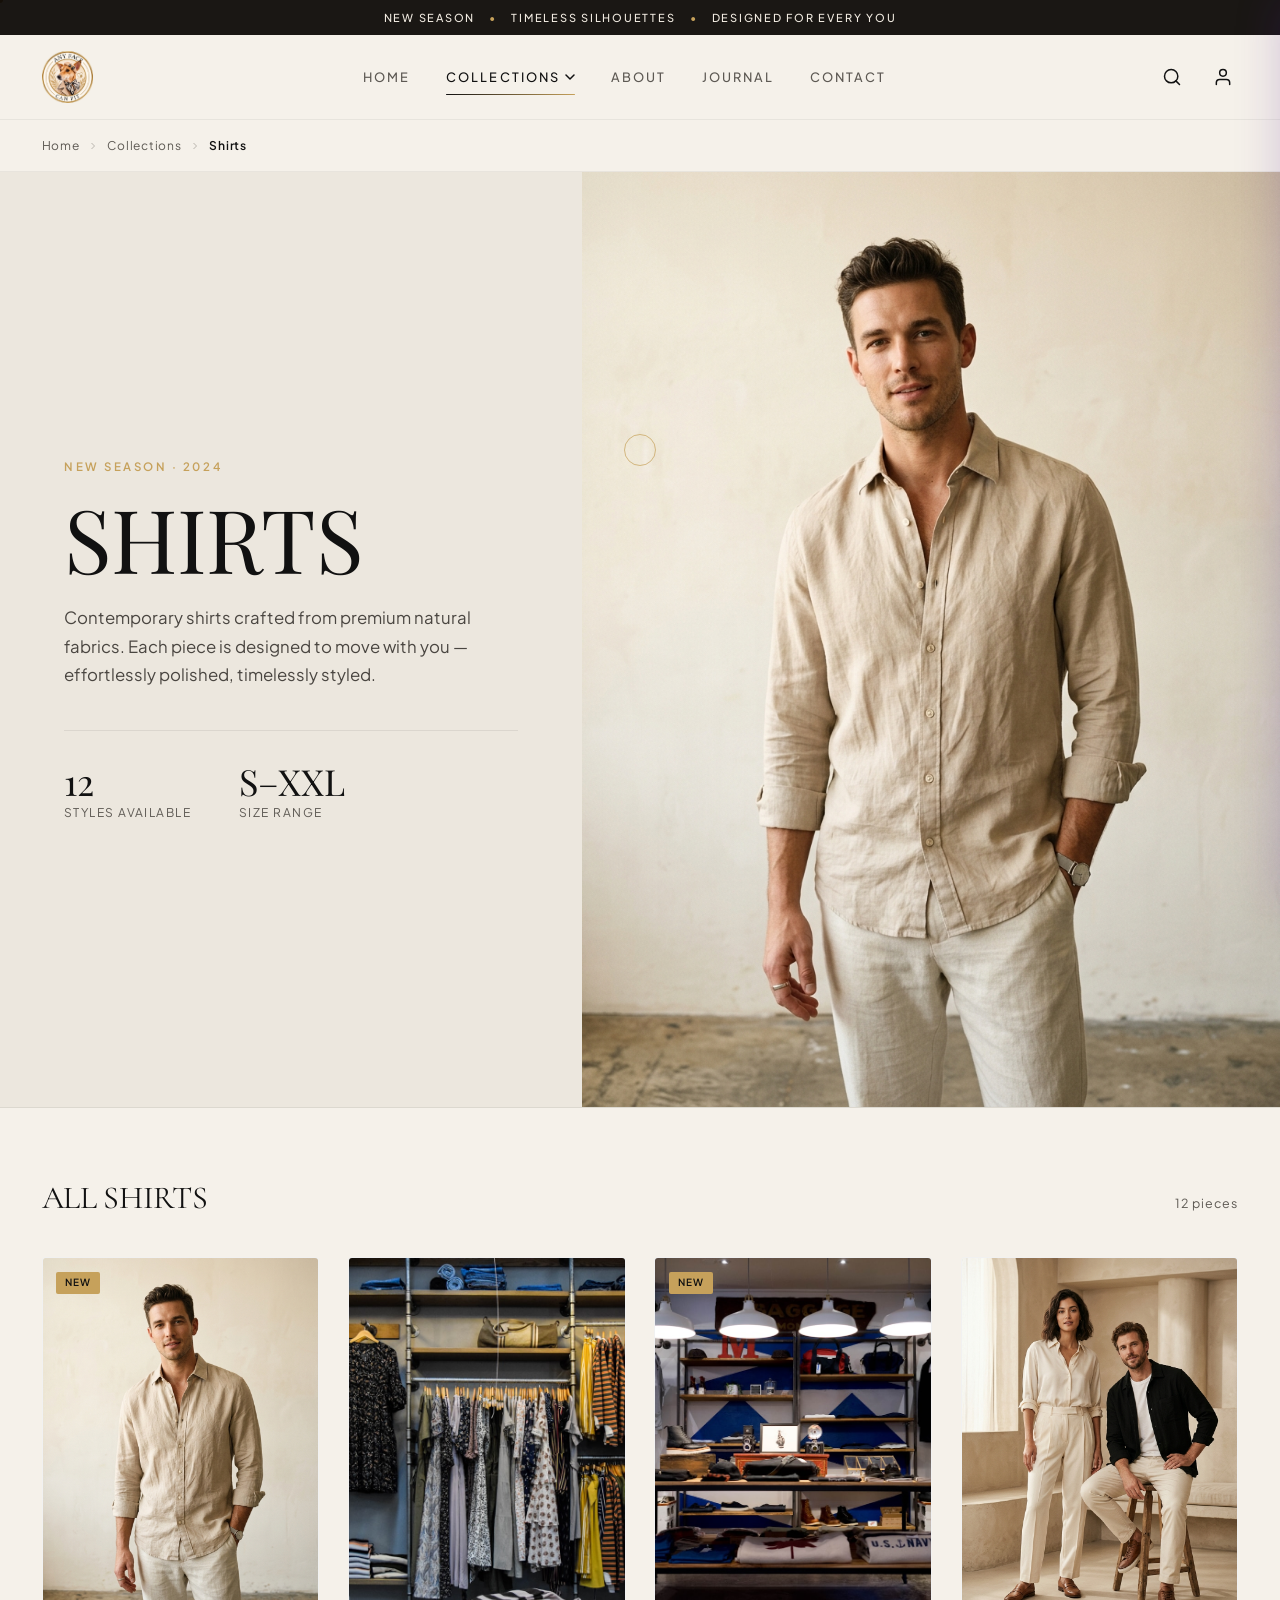
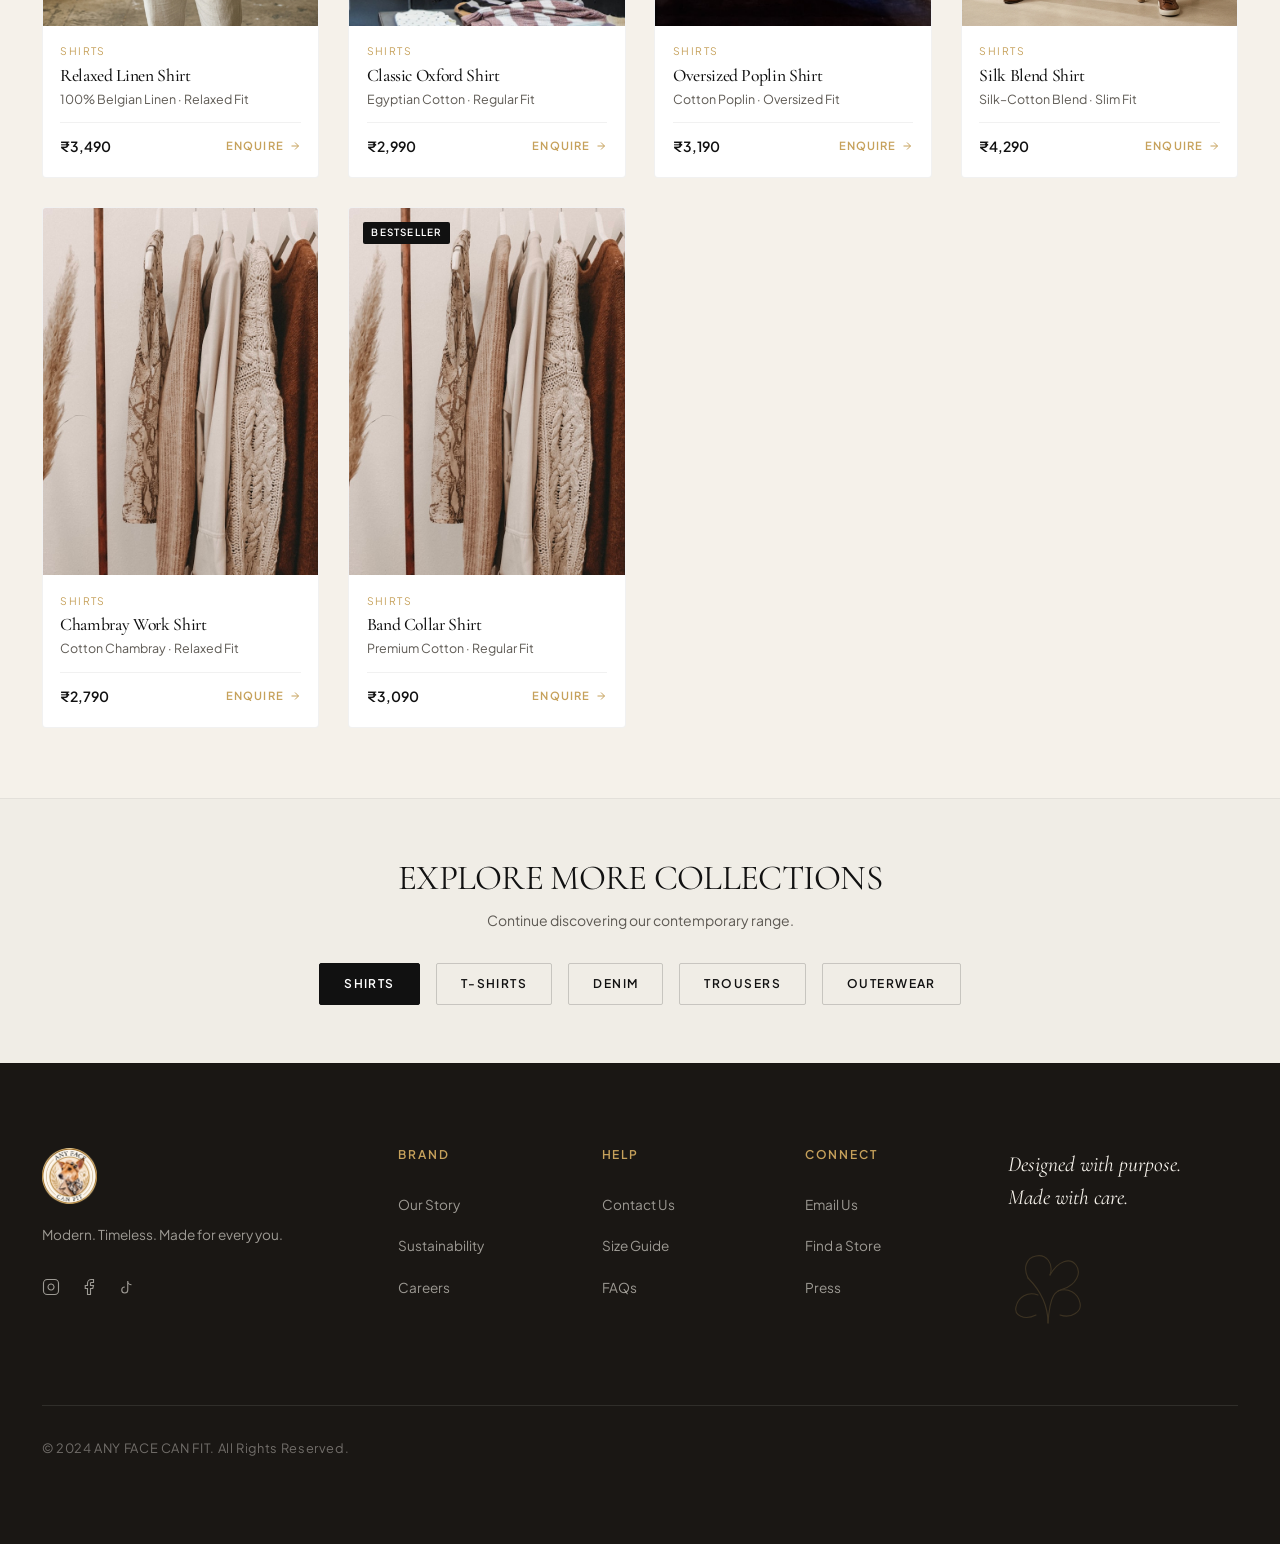
<file: collections/shirts.html>
<!DOCTYPE html>
<html lang="en">
<head>
  <meta charset="UTF-8">
  <meta name="viewport" content="width=device-width, initial-scale=1.0">
  <title>Shirts Collection | ANY FACE CAN FIT</title>
  <meta name="description" content="Explore our curated Shirts collection — modern silhouettes, premium fabrics crafted for every occasion.">
  <meta name="theme-color" content="#F5F1EA">

  <link rel="preconnect" href="https://fonts.googleapis.com">
  <link rel="preconnect" href="https://fonts.gstatic.com" crossorigin>
  <link href="https://fonts.googleapis.com/css2?family=Cormorant+Garamond:ital,wght@0,300;0,400;0,500;0,600;0,700;1,400&family=Playfair+Display:ital,wght@0,400;0,500;0,600;0,700;1,400&family=Plus+Jakarta+Sans:wght@300;400;500;600;700&display=swap" rel="stylesheet">

  <link rel="stylesheet" href="../css/main.css">
  <link rel="stylesheet" href="../css/interactive-3d.css">
  <link rel="stylesheet" href="../css/collection-page.css">

  <script src="https://cdnjs.cloudflare.com/ajax/libs/gsap/3.12.5/gsap.min.js"></script>
  <link rel="stylesheet" href="../css/page-transition.css">
</head>
<body class="brand-anyface">

  <!-- Custom Cursor -->
  <div class="custom-cursor" id="cursor-dot" aria-hidden="true"></div>
  <div class="cursor-follower" id="cursor-ring" aria-hidden="true">
    <span class="cursor-text" id="cursor-text"></span>
  </div>

  <!-- Announcement Bar -->
  <aside class="announcement-bar" role="region" aria-label="Announcement">
    <div class="announcement-content">
      <span>NEW SEASON</span>
      <span class="bullet-divider">•</span>
      <span>TIMELESS SILHOUETTES</span>
      <span class="bullet-divider">•</span>
      <span>DESIGNED FOR EVERY YOU</span>
    </div>
  </aside>

  <!-- Site Header -->
  <header class="site-header" id="top">
    <div class="container header-inner">
      <a href="../index.html" class="brand-logo brand-logo--img" aria-label="ANY FACE CAN FIT Home">
        <img src="../assets/images/brand-logo.png" alt="ANY FACE CAN FIT" class="brand-logo-img" width="52" height="52">
      </a>

      <nav class="desktop-nav" aria-label="Main Navigation">
        <ul class="nav-menu">
          <li><a href="../index.html" class="nav-link magnetic-target">HOME</a></li>
          <li class="nav-has-dropdown">
            <a href="../index.html#collections" class="nav-link active magnetic-target">
              COLLECTIONS
              <svg class="nav-chevron" width="10" height="6" viewBox="0 0 10 6" fill="none" stroke="currentColor" stroke-width="1.5">
                <path d="M1 1L5 5L9 1" stroke-linecap="round" stroke-linejoin="round"/>
              </svg>
            </a>
            <div class="nav-dropdown" role="menu">
              <a href="shirts.html" class="nav-dropdown-item nav-dropdown-item--active" role="menuitem">
                <span class="dropdown-icon"><svg width="14" height="14" viewBox="0 0 24 24" fill="none" stroke="currentColor" stroke-width="1.5"><path d="M20.38 3.46 16 2a4 4 0 0 1-8 0L3.62 3.46a2 2 0 0 0-1.34 2.23l.58 3.57a1 1 0 0 0 .99.84H6v10c0 1.1.9 2 2 2h8a2 2 0 0 0 2-2V10h2.15a1 1 0 0 0 .99-.84l.58-3.57a2 2 0 0 0-1.34-2.23z"/></svg></span>
                Shirts
              </a>
              <a href="tshirts.html" class="nav-dropdown-item" role="menuitem">
                <span class="dropdown-icon"><svg width="14" height="14" viewBox="0 0 24 24" fill="none" stroke="currentColor" stroke-width="1.5"><path d="M20.38 3.46 16 2a4 4 0 0 1-8 0L3.62 3.46a2 2 0 0 0-1.34 2.23l.58 3.57a1 1 0 0 0 .99.84H6v10c0 1.1.9 2 2 2h8a2 2 0 0 0 2-2V10h2.15a1 1 0 0 0 .99-.84l.58-3.57a2 2 0 0 0-1.34-2.23z"/></svg></span>
                T-Shirts
              </a>
              <a href="denim.html" class="nav-dropdown-item" role="menuitem">
                <span class="dropdown-icon"><svg width="14" height="14" viewBox="0 0 24 24" fill="none" stroke="currentColor" stroke-width="1.5"><path d="M6 2h12l1 10H5L6 2z"/><path d="M5 12l1 10h5l1-6 1 6h5l1-10"/></svg></span>
                Denim
              </a>
              <a href="trousers.html" class="nav-dropdown-item" role="menuitem">
                <span class="dropdown-icon"><svg width="14" height="14" viewBox="0 0 24 24" fill="none" stroke="currentColor" stroke-width="1.5"><path d="M6 2h12l1 10H5L6 2z"/><path d="M5 12l1 10h5l1-6 1 6h5l1-10"/></svg></span>
                Trousers
              </a>
              <a href="outerwear.html" class="nav-dropdown-item" role="menuitem">
                <span class="dropdown-icon"><svg width="14" height="14" viewBox="0 0 24 24" fill="none" stroke="currentColor" stroke-width="1.5"><path d="M12 2C6.5 2 2 6.5 2 12s4.5 10 10 10 10-4.5 10-10S17.5 2 12 2z"/><path d="M12 8v4l3 3"/></svg></span>
                Outerwear
              </a>
              <div class="dropdown-divider"></div>
              <a href="../index.html#collections" class="nav-dropdown-item nav-dropdown-all" role="menuitem">View All Collections →</a>
            </div>
          </li>
          <li><a href="../index.html#about" class="nav-link magnetic-target">ABOUT</a></li>
          <li><a href="../index.html#journal" class="nav-link magnetic-target">JOURNAL</a></li>
          <li><a href="../index.html#contact" class="nav-link magnetic-target">CONTACT</a></li>
        </ul>
      </nav>

      <div class="header-actions">
        <button class="header-icon-btn magnetic-target" aria-label="Search Collection" id="search-toggle-btn">
          <svg width="20" height="20" viewBox="0 0 24 24" fill="none" stroke="currentColor" stroke-width="1.8" stroke-linecap="round" stroke-linejoin="round">
            <circle cx="11" cy="11" r="8"></circle>
            <line x1="21" y1="21" x2="16.65" y2="16.65"></line>
          </svg>
        </button>
        <a href="../index.html#contact" class="header-icon-btn magnetic-target" aria-label="Customer Account">
          <svg width="20" height="20" viewBox="0 0 24 24" fill="none" stroke="currentColor" stroke-width="1.8" stroke-linecap="round" stroke-linejoin="round">
            <path d="M20 21v-2a4 4 0 0 0-4-4H8a4 4 0 0 0-4 4v2"></path>
            <circle cx="12" cy="7" r="4"></circle>
          </svg>
        </a>
        <button class="menu-toggle-btn" aria-label="Open Navigation Menu" aria-controls="mobile-nav-drawer" aria-expanded="false" id="menu-toggle-btn">
          <svg width="24" height="24" viewBox="0 0 24 24" fill="none" stroke="currentColor" stroke-width="1.8" stroke-linecap="round" stroke-linejoin="round">
            <line x1="3" y1="7" x2="21" y2="7"></line>
            <line x1="3" y1="12" x2="21" y2="12"></line>
            <line x1="3" y1="17" x2="21" y2="17"></line>
          </svg>
        </button>
      </div>
    </div>
  </header>

  <!-- Mobile Drawer -->
  <div class="drawer-backdrop" id="drawer-backdrop" aria-hidden="true"></div>
  <aside id="mobile-nav-drawer" class="mobile-drawer" role="dialog" aria-modal="true" aria-label="Navigation Menu" aria-hidden="true">
    <div class="drawer-header">
      <a href="../index.html" class="brand-logo brand-logo--img" aria-label="ANY FACE CAN FIT Home">
        <img src="../assets/images/brand-logo.png" alt="ANY FACE CAN FIT" class="brand-logo-img" width="44" height="44">
      </a>
      <button class="drawer-close-btn" id="drawer-close-btn" aria-label="Close navigation menu">
        <svg width="22" height="22" viewBox="0 0 24 24" fill="none" stroke="currentColor" stroke-width="2" stroke-linecap="round" stroke-linejoin="round">
          <line x1="18" y1="6" x2="6" y2="18"></line>
          <line x1="6" y1="6" x2="18" y2="18"></line>
        </svg>
      </button>
    </div>
    <nav class="drawer-nav" aria-label="Mobile Navigation">
      <ul class="drawer-nav-list">
        <li><a href="../index.html" class="drawer-link">HOME</a></li>
        <li class="drawer-has-sub">
          <button class="drawer-link drawer-collapsible" aria-expanded="false">COLLECTIONS <svg class="drawer-chevron" width="10" height="6" viewBox="0 0 10 6" fill="none" stroke="currentColor" stroke-width="1.5"><path d="M1 1L5 5L9 1" stroke-linecap="round" stroke-linejoin="round"/></svg></button>
          <ul class="drawer-sub-list">
            <li><a href="shirts.html" class="drawer-sub-link">Shirts</a></li>
            <li><a href="tshirts.html" class="drawer-sub-link">T-Shirts</a></li>
            <li><a href="denim.html" class="drawer-sub-link">Denim</a></li>
            <li><a href="trousers.html" class="drawer-sub-link">Trousers</a></li>
            <li><a href="outerwear.html" class="drawer-sub-link">Outerwear</a></li>
          </ul>
        </li>
        <li><a href="../index.html#about" class="drawer-link">ABOUT</a></li>
        <li><a href="../index.html#journal" class="drawer-link">JOURNAL</a></li>
        <li><a href="../index.html#contact" class="drawer-link">CONTACT</a></li>
      </ul>
    </nav>
    <div class="drawer-footer">
      <a href="../index.html#collections" class="btn btn-primary" style="width: 100%; text-align: center;">ALL COLLECTIONS</a>
    </div>
  </aside>

  <main id="main-content">

    <!-- Breadcrumb -->
    <nav class="col-breadcrumb" aria-label="Breadcrumb">
      <div class="container">
        <a href="../index.html">Home</a>
        <svg width="12" height="12" viewBox="0 0 24 24" fill="none" stroke="currentColor" stroke-width="2"><path d="M9 18l6-6-6-6"/></svg>
        <a href="../index.html#collections">Collections</a>
        <svg width="12" height="12" viewBox="0 0 24 24" fill="none" stroke="currentColor" stroke-width="2"><path d="M9 18l6-6-6-6"/></svg>
        <span>Shirts</span>
      </div>
    </nav>

    <!-- Hero Banner -->
    <section class="col-page-hero" aria-label="Shirts Collection Hero">
      <div class="container">
        <div class="col-hero-text">
          <span class="col-hero-eyebrow">New Season · 2024</span>
          <h1 class="col-hero-title">Shirts</h1>
          <p class="col-hero-desc">
            Contemporary shirts crafted from premium natural fabrics. Each piece is designed to move with you — effortlessly polished, timelessly styled.
          </p>
          <div class="col-hero-meta">
            <div class="col-hero-count">
              <strong>12</strong>
              Styles Available
            </div>
            <div class="col-hero-count">
              <strong>S–XXL</strong>
              Size Range
            </div>
          </div>
        </div>
        <div class="col-hero-img-frame">
          <img src="../assets/images/cat-shirts.jpg" alt="Any Face Can Fit Shirts Collection" class="col-hero-img" loading="eager">
        </div>
      </div>
    </section>

    <!-- Products Grid -->
    <section class="col-products-section" aria-label="Shirts Products">
      <div class="container">
        <div class="col-section-header">
          <h2 class="col-section-title">All Shirts</h2>
          <span class="col-section-count">12 pieces</span>
        </div>

        <div class="col-product-grid">

          <!-- Product 1 -->
          <a href="#" class="col-product-card magnetic-target" aria-label="Relaxed Linen Shirt">
            <div class="col-product-media">
              <img src="../assets/images/cat-shirts.jpg" alt="Relaxed Linen Shirt" class="col-product-img" loading="lazy">
              <span class="col-product-tag tag-new">New</span>
            </div>
            <div class="col-product-info">
              <span class="col-product-cat">Shirts</span>
              <h3 class="col-product-name">Relaxed Linen Shirt</h3>
              <p class="col-product-material">100% Belgian Linen · Relaxed Fit</p>
              <div class="col-product-footer">
                <span class="col-product-price">₹3,490</span>
                <span class="col-product-cta">Enquire <svg width="12" height="12" viewBox="0 0 24 24" fill="none" stroke="currentColor" stroke-width="2"><path d="M5 12h14M12 5l7 7-7 7"/></svg></span>
              </div>
            </div>
          </a>

          <!-- Product 2 -->
          <a href="#" class="col-product-card magnetic-target" aria-label="Classic Oxford Shirt">
            <div class="col-product-media">
              <img src="../assets/images/boutique-curated.jpg" alt="Classic Oxford Shirt" class="col-product-img" loading="lazy">
            </div>
            <div class="col-product-info">
              <span class="col-product-cat">Shirts</span>
              <h3 class="col-product-name">Classic Oxford Shirt</h3>
              <p class="col-product-material">Egyptian Cotton · Regular Fit</p>
              <div class="col-product-footer">
                <span class="col-product-price">₹2,990</span>
                <span class="col-product-cta">Enquire <svg width="12" height="12" viewBox="0 0 24 24" fill="none" stroke="currentColor" stroke-width="2"><path d="M5 12h14M12 5l7 7-7 7"/></svg></span>
              </div>
            </div>
          </a>

          <!-- Product 3 -->
          <a href="#" class="col-product-card magnetic-target" aria-label="Oversized Poplin Shirt">
            <div class="col-product-media">
              <img src="../assets/images/boutique-interior-warm.jpg" alt="Oversized Poplin Shirt" class="col-product-img" loading="lazy">
              <span class="col-product-tag tag-new">New</span>
            </div>
            <div class="col-product-info">
              <span class="col-product-cat">Shirts</span>
              <h3 class="col-product-name">Oversized Poplin Shirt</h3>
              <p class="col-product-material">Cotton Poplin · Oversized Fit</p>
              <div class="col-product-footer">
                <span class="col-product-price">₹3,190</span>
                <span class="col-product-cta">Enquire <svg width="12" height="12" viewBox="0 0 24 24" fill="none" stroke="currentColor" stroke-width="2"><path d="M5 12h14M12 5l7 7-7 7"/></svg></span>
              </div>
            </div>
          </a>

          <!-- Product 4 -->
          <a href="#" class="col-product-card magnetic-target" aria-label="Silk Blend Shirt">
            <div class="col-product-media">
              <img src="../assets/images/hero-models.jpg" alt="Silk Blend Shirt" class="col-product-img" loading="lazy">
            </div>
            <div class="col-product-info">
              <span class="col-product-cat">Shirts</span>
              <h3 class="col-product-name">Silk Blend Shirt</h3>
              <p class="col-product-material">Silk–Cotton Blend · Slim Fit</p>
              <div class="col-product-footer">
                <span class="col-product-price">₹4,290</span>
                <span class="col-product-cta">Enquire <svg width="12" height="12" viewBox="0 0 24 24" fill="none" stroke="currentColor" stroke-width="2"><path d="M5 12h14M12 5l7 7-7 7"/></svg></span>
              </div>
            </div>
          </a>

          <!-- Product 5 -->
          <a href="#" class="col-product-card magnetic-target" aria-label="Chambray Work Shirt">
            <div class="col-product-media">
              <img src="../assets/images/about-studio.jpg" alt="Chambray Work Shirt" class="col-product-img" loading="lazy">
            </div>
            <div class="col-product-info">
              <span class="col-product-cat">Shirts</span>
              <h3 class="col-product-name">Chambray Work Shirt</h3>
              <p class="col-product-material">Cotton Chambray · Relaxed Fit</p>
              <div class="col-product-footer">
                <span class="col-product-price">₹2,790</span>
                <span class="col-product-cta">Enquire <svg width="12" height="12" viewBox="0 0 24 24" fill="none" stroke="currentColor" stroke-width="2"><path d="M5 12h14M12 5l7 7-7 7"/></svg></span>
              </div>
            </div>
          </a>

          <!-- Product 6 -->
          <a href="#" class="col-product-card magnetic-target" aria-label="Band Collar Shirt">
            <div class="col-product-media">
              <img src="../assets/images/boutique-rack-luxury.jpg" alt="Band Collar Shirt" class="col-product-img" loading="lazy">
              <span class="col-product-tag">Bestseller</span>
            </div>
            <div class="col-product-info">
              <span class="col-product-cat">Shirts</span>
              <h3 class="col-product-name">Band Collar Shirt</h3>
              <p class="col-product-material">Premium Cotton · Regular Fit</p>
              <div class="col-product-footer">
                <span class="col-product-price">₹3,090</span>
                <span class="col-product-cta">Enquire <svg width="12" height="12" viewBox="0 0 24 24" fill="none" stroke="currentColor" stroke-width="2"><path d="M5 12h14M12 5l7 7-7 7"/></svg></span>
              </div>
            </div>
          </a>

        </div>
      </div>
    </section>

    <!-- More Collections -->
    <section class="more-collections" aria-label="Other Collections">
      <div class="container more-collections-inner">
        <h2 class="more-collections-title">Explore More Collections</h2>
        <p class="more-collections-sub">Continue discovering our contemporary range.</p>
        <div class="more-col-grid">
          <a href="shirts.html" class="more-col-pill is-active">Shirts</a>
          <a href="tshirts.html" class="more-col-pill">T-Shirts</a>
          <a href="denim.html" class="more-col-pill">Denim</a>
          <a href="trousers.html" class="more-col-pill">Trousers</a>
          <a href="outerwear.html" class="more-col-pill">Outerwear</a>
        </div>
      </div>
    </section>

  </main>

  <!-- Footer -->
  <footer class="site-footer" id="contact">
    <div class="container footer-inner">
      <div class="footer-columns-grid">
        <div class="footer-col-brand">
          <a href="../index.html" class="brand-logo brand-logo--img footer-brand-logo" aria-label="ANY FACE CAN FIT Home">
            <img src="../assets/images/brand-logo.png" alt="ANY FACE CAN FIT" class="brand-logo-img brand-logo-img--footer" width="56" height="56">
          </a>
          <p class="footer-tagline">Modern. Timeless. Made for every you.</p>
          <div class="footer-social-row">
            <a href="#" class="footer-social-link magnetic-target" aria-label="Instagram">
              <svg width="18" height="18" viewBox="0 0 24 24" fill="none" stroke="currentColor" stroke-width="1.5"><rect x="2" y="2" width="20" height="20" rx="5" ry="5"></rect><path d="M16 11.37A4 4 0 1 1 12.63 8 4 4 0 0 1 16 11.37z"></path><line x1="17.5" y1="6.5" x2="17.51" y2="6.5"></line></svg>
            </a>
            <a href="#" class="footer-social-link magnetic-target" aria-label="Facebook">
              <svg width="18" height="18" viewBox="0 0 24 24" fill="none" stroke="currentColor" stroke-width="1.5"><path d="M18 2h-3a5 5 0 0 0-5 5v3H7v4h3v8h4v-8h3l1-4h-4V7a1 1 0 0 1 1-1h3z"></path></svg>
            </a>
            <a href="#" class="footer-social-link magnetic-target" aria-label="TikTok">
              <svg width="18" height="18" viewBox="0 0 24 24" fill="none" stroke="currentColor" stroke-width="1.5"><path d="M9 12a4 4 0 1 0 4 4V4a5 5 0 0 0 5 5"></path></svg>
            </a>
          </div>
        </div>
        <div class="footer-col-nav">
          <h4 class="footer-col-title">BRAND</h4>
          <ul class="footer-nav-list">
            <li><a href="../index.html#about" class="footer-link">Our Story</a></li>
            <li><a href="../index.html#about" class="footer-link">Sustainability</a></li>
            <li><a href="../index.html#contact" class="footer-link">Careers</a></li>
          </ul>
        </div>
        <div class="footer-col-nav">
          <h4 class="footer-col-title">HELP</h4>
          <ul class="footer-nav-list">
            <li><a href="../index.html#contact" class="footer-link">Contact Us</a></li>
            <li><a href="../index.html#collections" class="footer-link">Size Guide</a></li>
            <li><a href="../index.html#contact" class="footer-link">FAQs</a></li>
          </ul>
        </div>
        <div class="footer-col-nav">
          <h4 class="footer-col-title">CONNECT</h4>
          <ul class="footer-nav-list">
            <li><a href="mailto:concierge@anyfacecanfit.com" class="footer-link">Email Us</a></li>
            <li><a href="../index.html#contact" class="footer-link">Find a Store</a></li>
            <li><a href="../index.html#contact" class="footer-link">Press</a></li>
          </ul>
        </div>
        <div class="footer-col-motto">
          <p class="footer-motto-text">Designed with purpose.<br>Made with care.</p>
          <div class="footer-botanical-inline" aria-hidden="true">
            <svg width="80" height="72" viewBox="0 0 80 72" fill="none" stroke="#C6A15B" stroke-width="1.1" stroke-linecap="round" stroke-linejoin="round" opacity="0.5">
              <path d="M40 70 C40 50, 30 35, 20 25"/>
              <path d="M20 25 C15 15, 18 5, 28 3 C38 1, 46 10, 42 22"/>
              <path d="M42 22 C50 8, 62 4, 68 12 C74 20, 68 32, 55 36 C48 38, 42 40, 40 70"/>
              <path d="M30 42 C20 38, 10 44, 8 54 C6 62, 16 68, 28 62"/>
              <path d="M50 38 C60 34, 70 40, 72 50 C74 58, 64 66, 52 62"/>
            </svg>
          </div>
        </div>
      </div>
      <div class="footer-bottom-bar">
        <p class="copyright-text">© 2024 ANY FACE CAN FIT. All Rights Reserved.</p>
      </div>
    </div>
  </footer>

  <script src="../js/interactions-3d.js"></script>
  <script>
    // Mobile drawer collapsible
    document.querySelectorAll('.drawer-collapsible').forEach(btn => {
      btn.addEventListener('click', () => {
        const parent = btn.closest('.drawer-has-sub');
        const isOpen = parent.classList.toggle('is-open');
        btn.setAttribute('aria-expanded', isOpen);
      });
    });
  </script>
  <script src="../js/page-transition.js"></script>
</body>
</html>
</file>
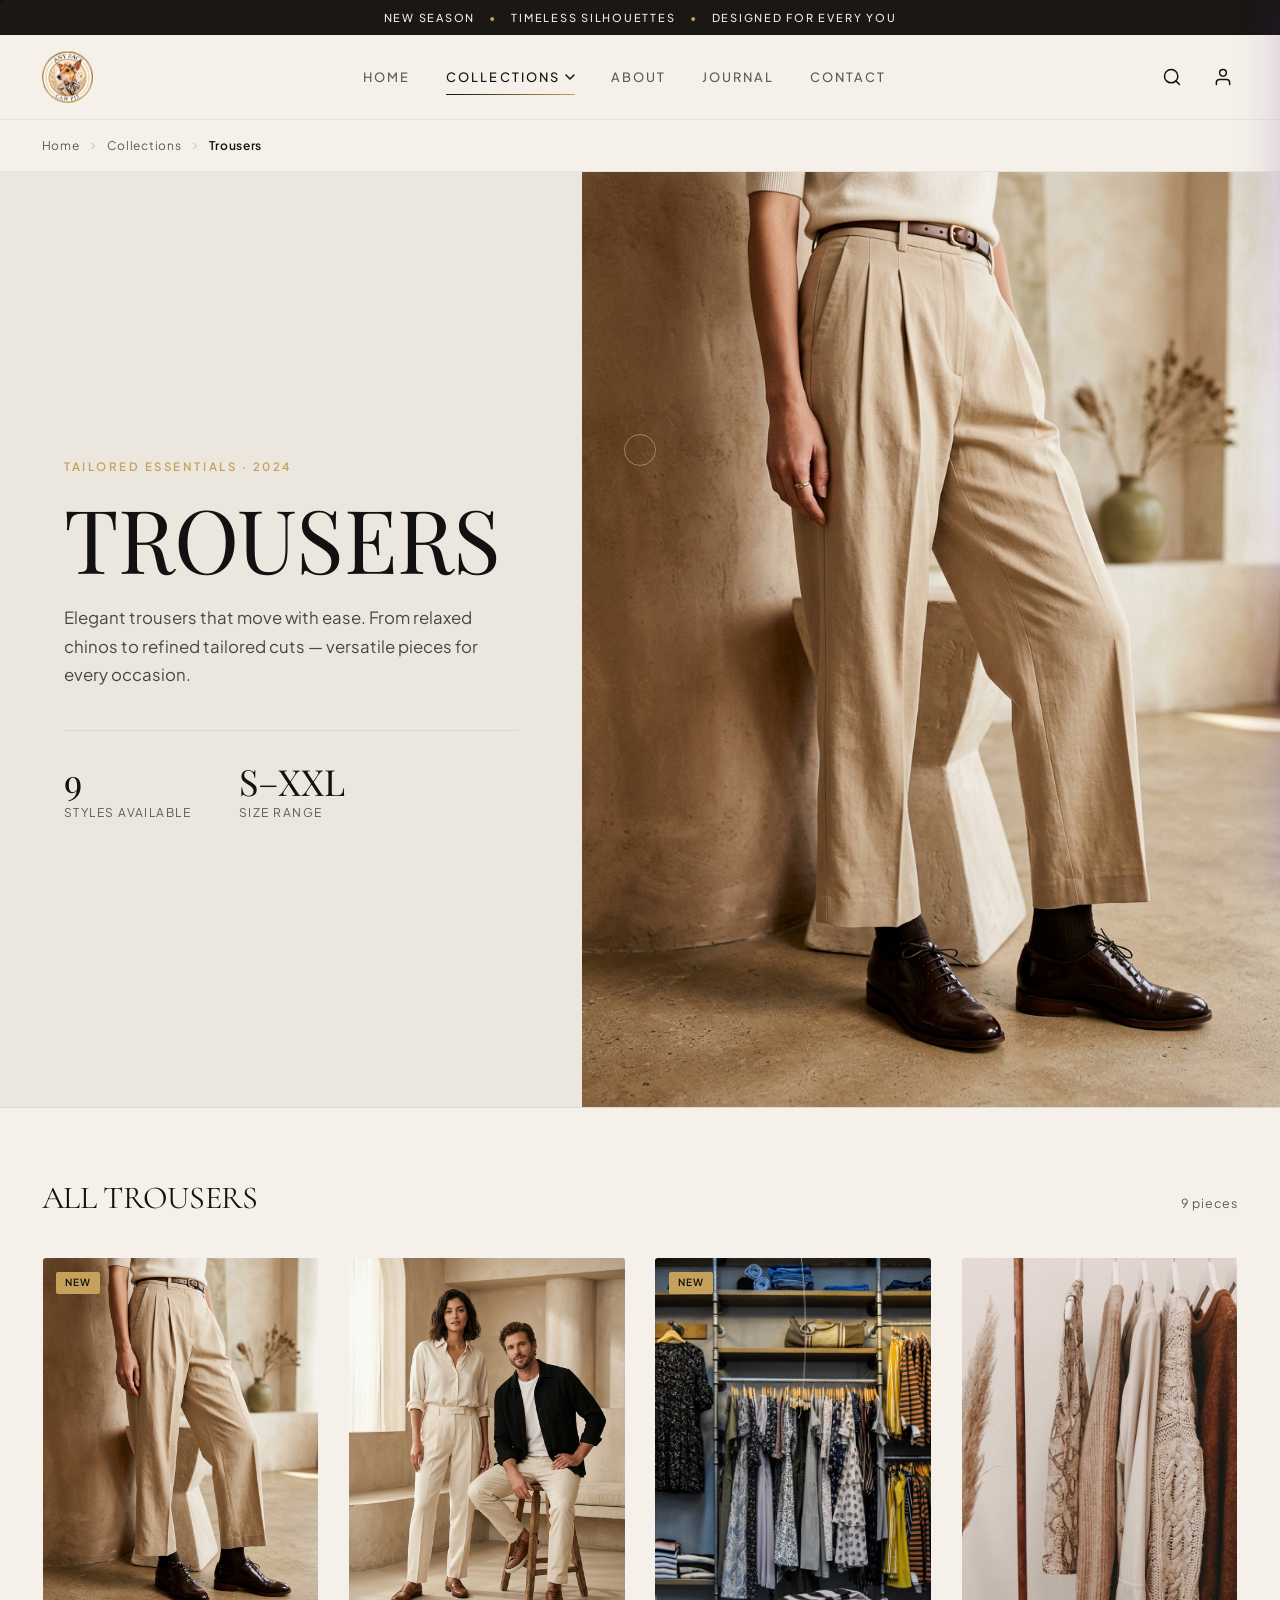
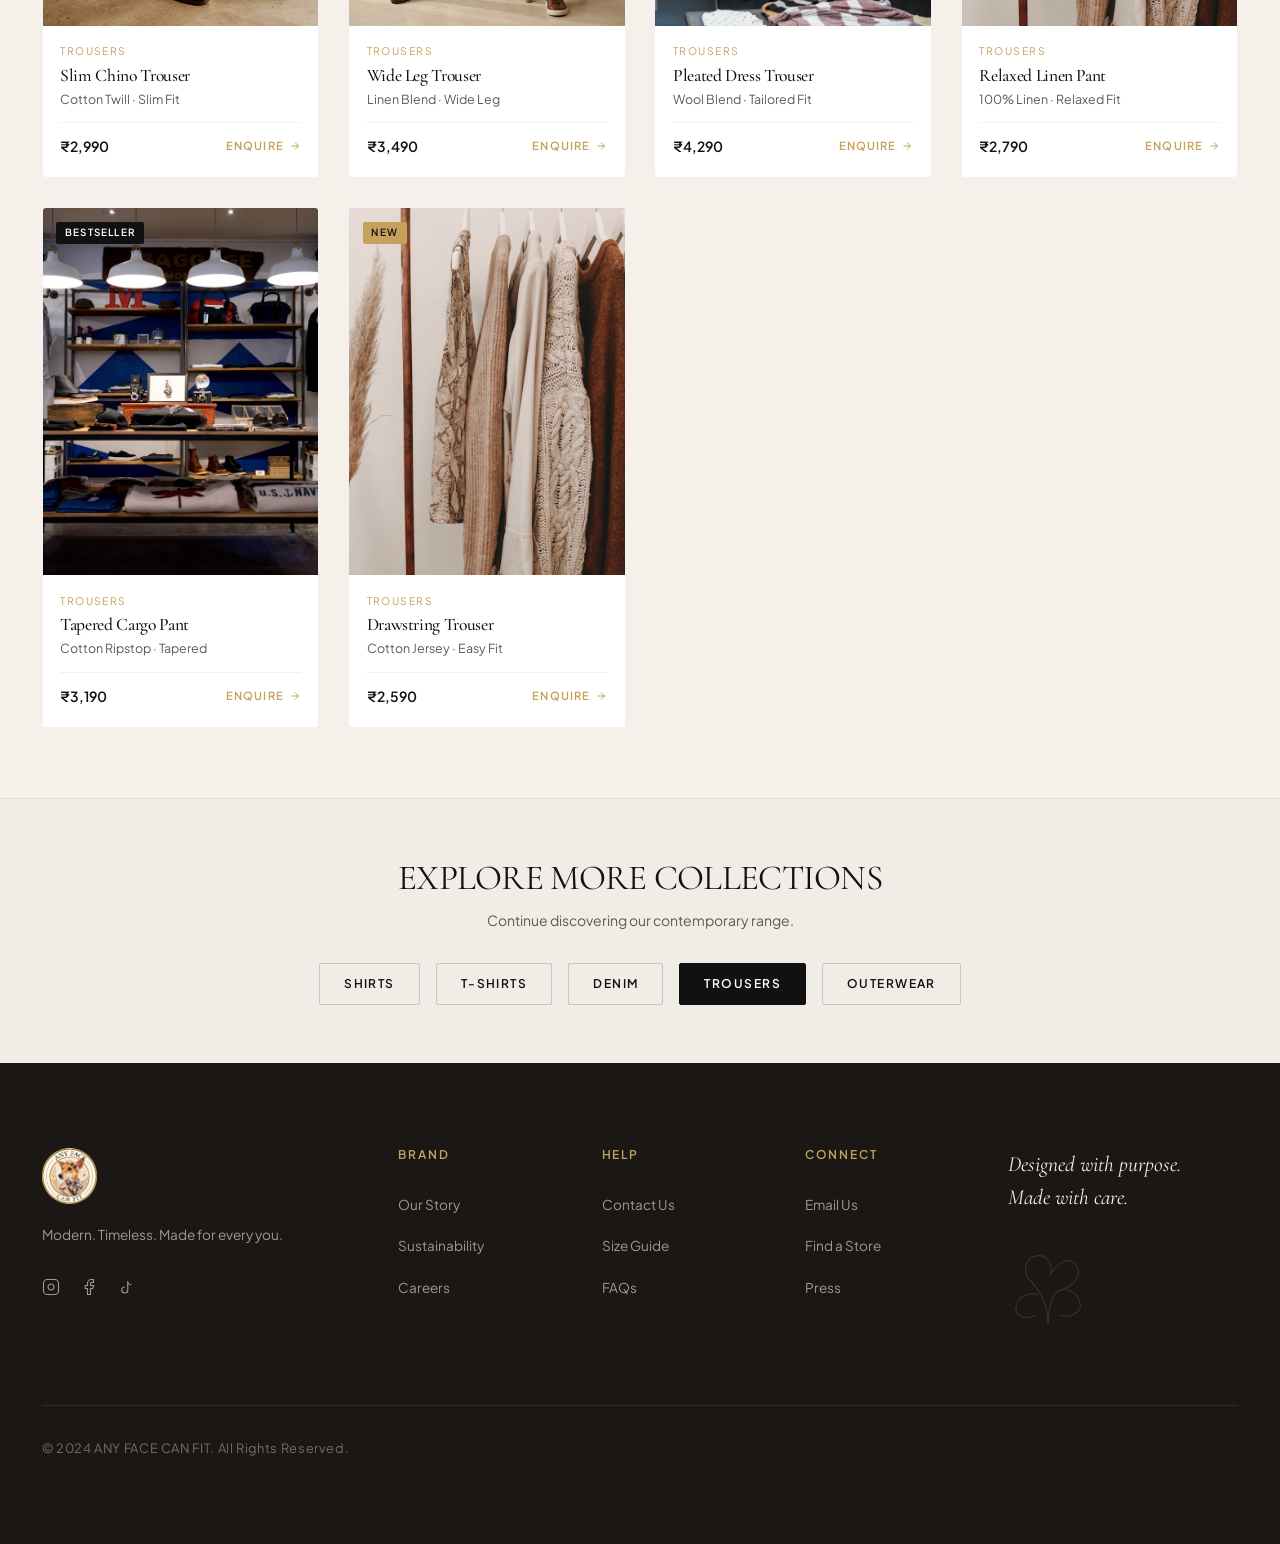
<file: collections/trousers.html>
<!DOCTYPE html>
<html lang="en">
<head>
  <meta charset="UTF-8">
  <meta name="viewport" content="width=device-width, initial-scale=1.0">
  <title>Trousers Collection | ANY FACE CAN FIT</title>
  <meta name="description" content="Explore our curated Trousers collection — premium fabrics and modern silhouettes crafted for every occasion.">
  <meta name="theme-color" content="#F5F1EA">

  <link rel="preconnect" href="https://fonts.googleapis.com">
  <link rel="preconnect" href="https://fonts.gstatic.com" crossorigin>
  <link href="https://fonts.googleapis.com/css2?family=Cormorant+Garamond:ital,wght@0,300;0,400;0,500;0,600;0,700;1,400&family=Playfair+Display:ital,wght@0,400;0,500;0,600;0,700;1,400&family=Plus+Jakarta+Sans:wght@300;400;500;600;700&display=swap" rel="stylesheet">

  <link rel="stylesheet" href="../css/main.css">
  <link rel="stylesheet" href="../css/interactive-3d.css">
  <link rel="stylesheet" href="../css/collection-page.css">

  <script src="https://cdnjs.cloudflare.com/ajax/libs/gsap/3.12.5/gsap.min.js"></script>
  <link rel="stylesheet" href="../css/page-transition.css">
</head>
<body class="brand-anyface">

  <!-- Custom Cursor -->
  <div class="custom-cursor" id="cursor-dot" aria-hidden="true"></div>
  <div class="cursor-follower" id="cursor-ring" aria-hidden="true">
    <span class="cursor-text" id="cursor-text"></span>
  </div>

  <!-- Announcement Bar -->
  <aside class="announcement-bar" role="region" aria-label="Announcement">
    <div class="announcement-content">
      <span>NEW SEASON</span>
      <span class="bullet-divider">•</span>
      <span>TIMELESS SILHOUETTES</span>
      <span class="bullet-divider">•</span>
      <span>DESIGNED FOR EVERY YOU</span>
    </div>
  </aside>

  <!-- Site Header -->
  <header class="site-header" id="top">
    <div class="container header-inner">
      <a href="../index.html" class="brand-logo brand-logo--img" aria-label="ANY FACE CAN FIT Home">
        <img src="../assets/images/brand-logo.png" alt="ANY FACE CAN FIT" class="brand-logo-img" width="52" height="52">
      </a>

      <nav class="desktop-nav" aria-label="Main Navigation">
        <ul class="nav-menu">
          <li><a href="../index.html" class="nav-link magnetic-target">HOME</a></li>
          <li class="nav-has-dropdown">
            <a href="../index.html#collections" class="nav-link active magnetic-target">
              COLLECTIONS
              <svg class="nav-chevron" width="10" height="6" viewBox="0 0 10 6" fill="none" stroke="currentColor" stroke-width="1.5">
                <path d="M1 1L5 5L9 1" stroke-linecap="round" stroke-linejoin="round"/>
              </svg>
            </a>
            <div class="nav-dropdown" role="menu">
              <a href="trousers.html" class="nav-dropdown-item nav-dropdown-item--active" role="menuitem">
                <span class="dropdown-icon"><svg width="14" height="14" viewBox="0 0 24 24" fill="none" stroke="currentColor" stroke-width="1.5"><path d="M20.38 3.46 16 2a4 4 0 0 1-8 0L3.62 3.46a2 2 0 0 0-1.34 2.23l.58 3.57a1 1 0 0 0 .99.84H6v10c0 1.1.9 2 2 2h8a2 2 0 0 0 2-2V10h2.15a1 1 0 0 0 .99-.84l.58-3.57a2 2 0 0 0-1.34-2.23z"/></svg></span>
                Shirts
              </a>
              <a href="tshirts.html" class="nav-dropdown-item" role="menuitem">
                <span class="dropdown-icon"><svg width="14" height="14" viewBox="0 0 24 24" fill="none" stroke="currentColor" stroke-width="1.5"><path d="M20.38 3.46 16 2a4 4 0 0 1-8 0L3.62 3.46a2 2 0 0 0-1.34 2.23l.58 3.57a1 1 0 0 0 .99.84H6v10c0 1.1.9 2 2 2h8a2 2 0 0 0 2-2V10h2.15a1 1 0 0 0 .99-.84l.58-3.57a2 2 0 0 0-1.34-2.23z"/></svg></span>
                T-Shirts
              </a>
              <a href="denim.html" class="nav-dropdown-item" role="menuitem">
                <span class="dropdown-icon"><svg width="14" height="14" viewBox="0 0 24 24" fill="none" stroke="currentColor" stroke-width="1.5"><path d="M6 2h12l1 10H5L6 2z"/><path d="M5 12l1 10h5l1-6 1 6h5l1-10"/></svg></span>
                Denim
              </a>
              <a href="trousers.html" class="nav-dropdown-item" role="menuitem">
                <span class="dropdown-icon"><svg width="14" height="14" viewBox="0 0 24 24" fill="none" stroke="currentColor" stroke-width="1.5"><path d="M6 2h12l1 10H5L6 2z"/><path d="M5 12l1 10h5l1-6 1 6h5l1-10"/></svg></span>
                Trousers
              </a>
              <a href="outerwear.html" class="nav-dropdown-item" role="menuitem">
                <span class="dropdown-icon"><svg width="14" height="14" viewBox="0 0 24 24" fill="none" stroke="currentColor" stroke-width="1.5"><path d="M12 2C6.5 2 2 6.5 2 12s4.5 10 10 10 10-4.5 10-10S17.5 2 12 2z"/><path d="M12 8v4l3 3"/></svg></span>
                Outerwear
              </a>
              <div class="dropdown-divider"></div>
              <a href="../index.html#collections" class="nav-dropdown-item nav-dropdown-all" role="menuitem">View All Collections →</a>
            </div>
          </li>
          <li><a href="../index.html#about" class="nav-link magnetic-target">ABOUT</a></li>
          <li><a href="../index.html#journal" class="nav-link magnetic-target">JOURNAL</a></li>
          <li><a href="../index.html#contact" class="nav-link magnetic-target">CONTACT</a></li>
        </ul>
      </nav>

      <div class="header-actions">
        <button class="header-icon-btn magnetic-target" aria-label="Search Collection" id="search-toggle-btn">
          <svg width="20" height="20" viewBox="0 0 24 24" fill="none" stroke="currentColor" stroke-width="1.8" stroke-linecap="round" stroke-linejoin="round">
            <circle cx="11" cy="11" r="8"></circle>
            <line x1="21" y1="21" x2="16.65" y2="16.65"></line>
          </svg>
        </button>
        <a href="../index.html#contact" class="header-icon-btn magnetic-target" aria-label="Customer Account">
          <svg width="20" height="20" viewBox="0 0 24 24" fill="none" stroke="currentColor" stroke-width="1.8" stroke-linecap="round" stroke-linejoin="round">
            <path d="M20 21v-2a4 4 0 0 0-4-4H8a4 4 0 0 0-4 4v2"></path>
            <circle cx="12" cy="7" r="4"></circle>
          </svg>
        </a>
        <button class="menu-toggle-btn" aria-label="Open Navigation Menu" aria-controls="mobile-nav-drawer" aria-expanded="false" id="menu-toggle-btn">
          <svg width="24" height="24" viewBox="0 0 24 24" fill="none" stroke="currentColor" stroke-width="1.8" stroke-linecap="round" stroke-linejoin="round">
            <line x1="3" y1="7" x2="21" y2="7"></line>
            <line x1="3" y1="12" x2="21" y2="12"></line>
            <line x1="3" y1="17" x2="21" y2="17"></line>
          </svg>
        </button>
      </div>
    </div>
  </header>

  <!-- Mobile Drawer -->
  <div class="drawer-backdrop" id="drawer-backdrop" aria-hidden="true"></div>
  <aside id="mobile-nav-drawer" class="mobile-drawer" role="dialog" aria-modal="true" aria-label="Navigation Menu" aria-hidden="true">
    <div class="drawer-header">
      <a href="../index.html" class="brand-logo brand-logo--img" aria-label="ANY FACE CAN FIT Home">
        <img src="../assets/images/brand-logo.png" alt="ANY FACE CAN FIT" class="brand-logo-img" width="44" height="44">
      </a>
      <button class="drawer-close-btn" id="drawer-close-btn" aria-label="Close navigation menu">
        <svg width="22" height="22" viewBox="0 0 24 24" fill="none" stroke="currentColor" stroke-width="2" stroke-linecap="round" stroke-linejoin="round">
          <line x1="18" y1="6" x2="6" y2="18"></line>
          <line x1="6" y1="6" x2="18" y2="18"></line>
        </svg>
      </button>
    </div>
    <nav class="drawer-nav" aria-label="Mobile Navigation">
      <ul class="drawer-nav-list">
        <li><a href="../index.html" class="drawer-link">HOME</a></li>
        <li class="drawer-has-sub">
          <button class="drawer-link drawer-collapsible" aria-expanded="false">COLLECTIONS <svg class="drawer-chevron" width="10" height="6" viewBox="0 0 10 6" fill="none" stroke="currentColor" stroke-width="1.5"><path d="M1 1L5 5L9 1" stroke-linecap="round" stroke-linejoin="round"/></svg></button>
          <ul class="drawer-sub-list">
            <li><a href="shirts.html" class="drawer-sub-link">Shirts</a></li>
            <li><a href="tshirts.html" class="drawer-sub-link">T-Shirts</a></li>
            <li><a href="denim.html" class="drawer-sub-link">Denim</a></li>
            <li><a href="trousers.html" class="drawer-sub-link">Trousers</a></li>
            <li><a href="outerwear.html" class="drawer-sub-link">Outerwear</a></li>
          </ul>
        </li>
        <li><a href="../index.html#about" class="drawer-link">ABOUT</a></li>
        <li><a href="../index.html#journal" class="drawer-link">JOURNAL</a></li>
        <li><a href="../index.html#contact" class="drawer-link">CONTACT</a></li>
      </ul>
    </nav>
    <div class="drawer-footer">
      <a href="../index.html#collections" class="btn btn-primary" style="width: 100%; text-align: center;">ALL COLLECTIONS</a>
    </div>
  </aside>

  <main id="main-content">

    <!-- Breadcrumb -->
    <nav class="col-breadcrumb" aria-label="Breadcrumb">
      <div class="container">
        <a href="../index.html">Home</a>
        <svg width="12" height="12" viewBox="0 0 24 24" fill="none" stroke="currentColor" stroke-width="2"><path d="M9 18l6-6-6-6"/></svg>
        <a href="../index.html#collections">Collections</a>
        <svg width="12" height="12" viewBox="0 0 24 24" fill="none" stroke="currentColor" stroke-width="2"><path d="M9 18l6-6-6-6"/></svg>
        <span>Trousers</span>
      </div>
    </nav>

    <!-- Hero Banner -->
    <section class="col-page-hero" aria-label="Shirts Collection Hero">
      <div class="container">
        <div class="col-hero-text">
          <span class="col-hero-eyebrow">Tailored Essentials · 2024</span>
          <h1 class="col-hero-title">Trousers</h1>
          <p class="col-hero-desc">
            Elegant trousers that move with ease. From relaxed chinos to refined tailored cuts — versatile pieces for every occasion.
          </p>
          <div class="col-hero-meta">
            <div class="col-hero-count">
              <strong>9</strong>
              Styles Available
            </div>
            <div class="col-hero-count">
              <strong>S–XXL</strong>
              Size Range
            </div>
          </div>
        </div>
        <div class="col-hero-img-frame">
          <img src="../assets/images/cat-trousers.jpg" alt="Any Face Can Fit Trousers Collection" class="col-hero-img" loading="eager">
        </div>
      </div>
    </section>

    <!-- Products Grid -->
    <section class="col-products-section" aria-label="Shirts Products">
      <div class="container">
        <div class="col-section-header">
          <h2 class="col-section-title">All Trousers</h2>
          <span class="col-section-count">9 pieces</span>
        </div>

        <div class="col-product-grid">

          <!-- Product 1 -->
          <a href="#" class="col-product-card magnetic-target" aria-label="Slim Chino Trouser">
            <div class="col-product-media">
              <img src="../assets/images/cat-trousers.jpg" alt="Slim Chino Trouser" class="col-product-img" loading="lazy">
              <span class="col-product-tag tag-new">New</span>
            </div>
            <div class="col-product-info">
              <span class="col-product-cat">Trousers</span>
              <h3 class="col-product-name">Slim Chino Trouser</h3>
              <p class="col-product-material">Cotton Twill · Slim Fit</p>
              <div class="col-product-footer">
                <span class="col-product-price">₹2,990</span>
                <span class="col-product-cta">Enquire <svg width="12" height="12" viewBox="0 0 24 24" fill="none" stroke="currentColor" stroke-width="2"><path d="M5 12h14M12 5l7 7-7 7"/></svg></span>
              </div>
            </div>
          </a>

          <!-- Product 2 -->
          <a href="#" class="col-product-card magnetic-target" aria-label="Wide Leg Trouser">
            <div class="col-product-media">
              <img src="../assets/images/hero-models.jpg" alt="Wide Leg Trouser" class="col-product-img" loading="lazy">
            </div>
            <div class="col-product-info">
              <span class="col-product-cat">Trousers</span>
              <h3 class="col-product-name">Wide Leg Trouser</h3>
              <p class="col-product-material">Linen Blend · Wide Leg</p>
              <div class="col-product-footer">
                <span class="col-product-price">₹3,490</span>
                <span class="col-product-cta">Enquire <svg width="12" height="12" viewBox="0 0 24 24" fill="none" stroke="currentColor" stroke-width="2"><path d="M5 12h14M12 5l7 7-7 7"/></svg></span>
              </div>
            </div>
          </a>

          <!-- Product 3 -->
          <a href="#" class="col-product-card magnetic-target" aria-label="Pleated Dress Trouser">
            <div class="col-product-media">
              <img src="../assets/images/boutique-curated.jpg" alt="Pleated Dress Trouser" class="col-product-img" loading="lazy">
              <span class="col-product-tag tag-new">New</span>
            </div>
            <div class="col-product-info">
              <span class="col-product-cat">Trousers</span>
              <h3 class="col-product-name">Pleated Dress Trouser</h3>
              <p class="col-product-material">Wool Blend · Tailored Fit</p>
              <div class="col-product-footer">
                <span class="col-product-price">₹4,290</span>
                <span class="col-product-cta">Enquire <svg width="12" height="12" viewBox="0 0 24 24" fill="none" stroke="currentColor" stroke-width="2"><path d="M5 12h14M12 5l7 7-7 7"/></svg></span>
              </div>
            </div>
          </a>

          <!-- Product 4 -->
          <a href="#" class="col-product-card magnetic-target" aria-label="Relaxed Linen Pant">
            <div class="col-product-media">
              <img src="../assets/images/about-studio.jpg" alt="Relaxed Linen Pant" class="col-product-img" loading="lazy">
            </div>
            <div class="col-product-info">
              <span class="col-product-cat">Trousers</span>
              <h3 class="col-product-name">Relaxed Linen Pant</h3>
              <p class="col-product-material">100% Linen · Relaxed Fit</p>
              <div class="col-product-footer">
                <span class="col-product-price">₹2,790</span>
                <span class="col-product-cta">Enquire <svg width="12" height="12" viewBox="0 0 24 24" fill="none" stroke="currentColor" stroke-width="2"><path d="M5 12h14M12 5l7 7-7 7"/></svg></span>
              </div>
            </div>
          </a>

          <!-- Product 5 -->
          <a href="#" class="col-product-card magnetic-target" aria-label="Tapered Cargo Pant">
            <div class="col-product-media">
              <img src="../assets/images/boutique-interior-warm.jpg" alt="Tapered Cargo Pant" class="col-product-img" loading="lazy">
              <span class="col-product-tag ">Bestseller</span>
            </div>
            <div class="col-product-info">
              <span class="col-product-cat">Trousers</span>
              <h3 class="col-product-name">Tapered Cargo Pant</h3>
              <p class="col-product-material">Cotton Ripstop · Tapered</p>
              <div class="col-product-footer">
                <span class="col-product-price">₹3,190</span>
                <span class="col-product-cta">Enquire <svg width="12" height="12" viewBox="0 0 24 24" fill="none" stroke="currentColor" stroke-width="2"><path d="M5 12h14M12 5l7 7-7 7"/></svg></span>
              </div>
            </div>
          </a>

          <!-- Product 6 -->
          <a href="#" class="col-product-card magnetic-target" aria-label="Drawstring Trouser">
            <div class="col-product-media">
              <img src="../assets/images/boutique-rack-luxury.jpg" alt="Drawstring Trouser" class="col-product-img" loading="lazy">
              <span class="col-product-tag tag-new">New</span>
            </div>
            <div class="col-product-info">
              <span class="col-product-cat">Trousers</span>
              <h3 class="col-product-name">Drawstring Trouser</h3>
              <p class="col-product-material">Cotton Jersey · Easy Fit</p>
              <div class="col-product-footer">
                <span class="col-product-price">₹2,590</span>
                <span class="col-product-cta">Enquire <svg width="12" height="12" viewBox="0 0 24 24" fill="none" stroke="currentColor" stroke-width="2"><path d="M5 12h14M12 5l7 7-7 7"/></svg></span>
              </div>
            </div>
          </a>
        </div>
      </div>
    </section>

    <!-- More Collections -->
    <section class="more-collections" aria-label="Other Collections">
      <div class="container more-collections-inner">
        <h2 class="more-collections-title">Explore More Collections</h2>
        <p class="more-collections-sub">Continue discovering our contemporary range.</p>
        <div class="more-col-grid">
          <a href="shirts.html" class="more-col-pill">Shirts</a>
          <a href="tshirts.html" class="more-col-pill">T-Shirts</a>
          <a href="denim.html" class="more-col-pill">Denim</a>
          <a href="trousers.html" class="more-col-pill is-active">Trousers</a>
          <a href="outerwear.html" class="more-col-pill">Outerwear</a>
        </div>
      </div>
    </section>

  </main>

  <!-- Footer -->
  <footer class="site-footer" id="contact">
    <div class="container footer-inner">
      <div class="footer-columns-grid">
        <div class="footer-col-brand">
          <a href="../index.html" class="brand-logo brand-logo--img footer-brand-logo" aria-label="ANY FACE CAN FIT Home">
            <img src="../assets/images/brand-logo.png" alt="ANY FACE CAN FIT" class="brand-logo-img brand-logo-img--footer" width="56" height="56">
          </a>
          <p class="footer-tagline">Modern. Timeless. Made for every you.</p>
          <div class="footer-social-row">
            <a href="#" class="footer-social-link magnetic-target" aria-label="Instagram">
              <svg width="18" height="18" viewBox="0 0 24 24" fill="none" stroke="currentColor" stroke-width="1.5"><rect x="2" y="2" width="20" height="20" rx="5" ry="5"></rect><path d="M16 11.37A4 4 0 1 1 12.63 8 4 4 0 0 1 16 11.37z"></path><line x1="17.5" y1="6.5" x2="17.51" y2="6.5"></line></svg>
            </a>
            <a href="#" class="footer-social-link magnetic-target" aria-label="Facebook">
              <svg width="18" height="18" viewBox="0 0 24 24" fill="none" stroke="currentColor" stroke-width="1.5"><path d="M18 2h-3a5 5 0 0 0-5 5v3H7v4h3v8h4v-8h3l1-4h-4V7a1 1 0 0 1 1-1h3z"></path></svg>
            </a>
            <a href="#" class="footer-social-link magnetic-target" aria-label="TikTok">
              <svg width="18" height="18" viewBox="0 0 24 24" fill="none" stroke="currentColor" stroke-width="1.5"><path d="M9 12a4 4 0 1 0 4 4V4a5 5 0 0 0 5 5"></path></svg>
            </a>
          </div>
        </div>
        <div class="footer-col-nav">
          <h4 class="footer-col-title">BRAND</h4>
          <ul class="footer-nav-list">
            <li><a href="../index.html#about" class="footer-link">Our Story</a></li>
            <li><a href="../index.html#about" class="footer-link">Sustainability</a></li>
            <li><a href="../index.html#contact" class="footer-link">Careers</a></li>
          </ul>
        </div>
        <div class="footer-col-nav">
          <h4 class="footer-col-title">HELP</h4>
          <ul class="footer-nav-list">
            <li><a href="../index.html#contact" class="footer-link">Contact Us</a></li>
            <li><a href="../index.html#collections" class="footer-link">Size Guide</a></li>
            <li><a href="../index.html#contact" class="footer-link">FAQs</a></li>
          </ul>
        </div>
        <div class="footer-col-nav">
          <h4 class="footer-col-title">CONNECT</h4>
          <ul class="footer-nav-list">
            <li><a href="mailto:concierge@anyfacecanfit.com" class="footer-link">Email Us</a></li>
            <li><a href="../index.html#contact" class="footer-link">Find a Store</a></li>
            <li><a href="../index.html#contact" class="footer-link">Press</a></li>
          </ul>
        </div>
        <div class="footer-col-motto">
          <p class="footer-motto-text">Designed with purpose.<br>Made with care.</p>
          <div class="footer-botanical-inline" aria-hidden="true">
            <svg width="80" height="72" viewBox="0 0 80 72" fill="none" stroke="#C6A15B" stroke-width="1.1" stroke-linecap="round" stroke-linejoin="round" opacity="0.5">
              <path d="M40 70 C40 50, 30 35, 20 25"/>
              <path d="M20 25 C15 15, 18 5, 28 3 C38 1, 46 10, 42 22"/>
              <path d="M42 22 C50 8, 62 4, 68 12 C74 20, 68 32, 55 36 C48 38, 42 40, 40 70"/>
              <path d="M30 42 C20 38, 10 44, 8 54 C6 62, 16 68, 28 62"/>
              <path d="M50 38 C60 34, 70 40, 72 50 C74 58, 64 66, 52 62"/>
            </svg>
          </div>
        </div>
      </div>
      <div class="footer-bottom-bar">
        <p class="copyright-text">© 2024 ANY FACE CAN FIT. All Rights Reserved.</p>
      </div>
    </div>
  </footer>

  <script src="../js/interactions-3d.js"></script>
  <script>
    // Mobile drawer collapsible
    document.querySelectorAll('.drawer-collapsible').forEach(btn => {
      btn.addEventListener('click', () => {
        const parent = btn.closest('.drawer-has-sub');
        const isOpen = parent.classList.toggle('is-open');
        btn.setAttribute('aria-expanded', isOpen);
      });
    });
  </script>
  <script src="../js/page-transition.js"></script>
</body>
</html>
</file>
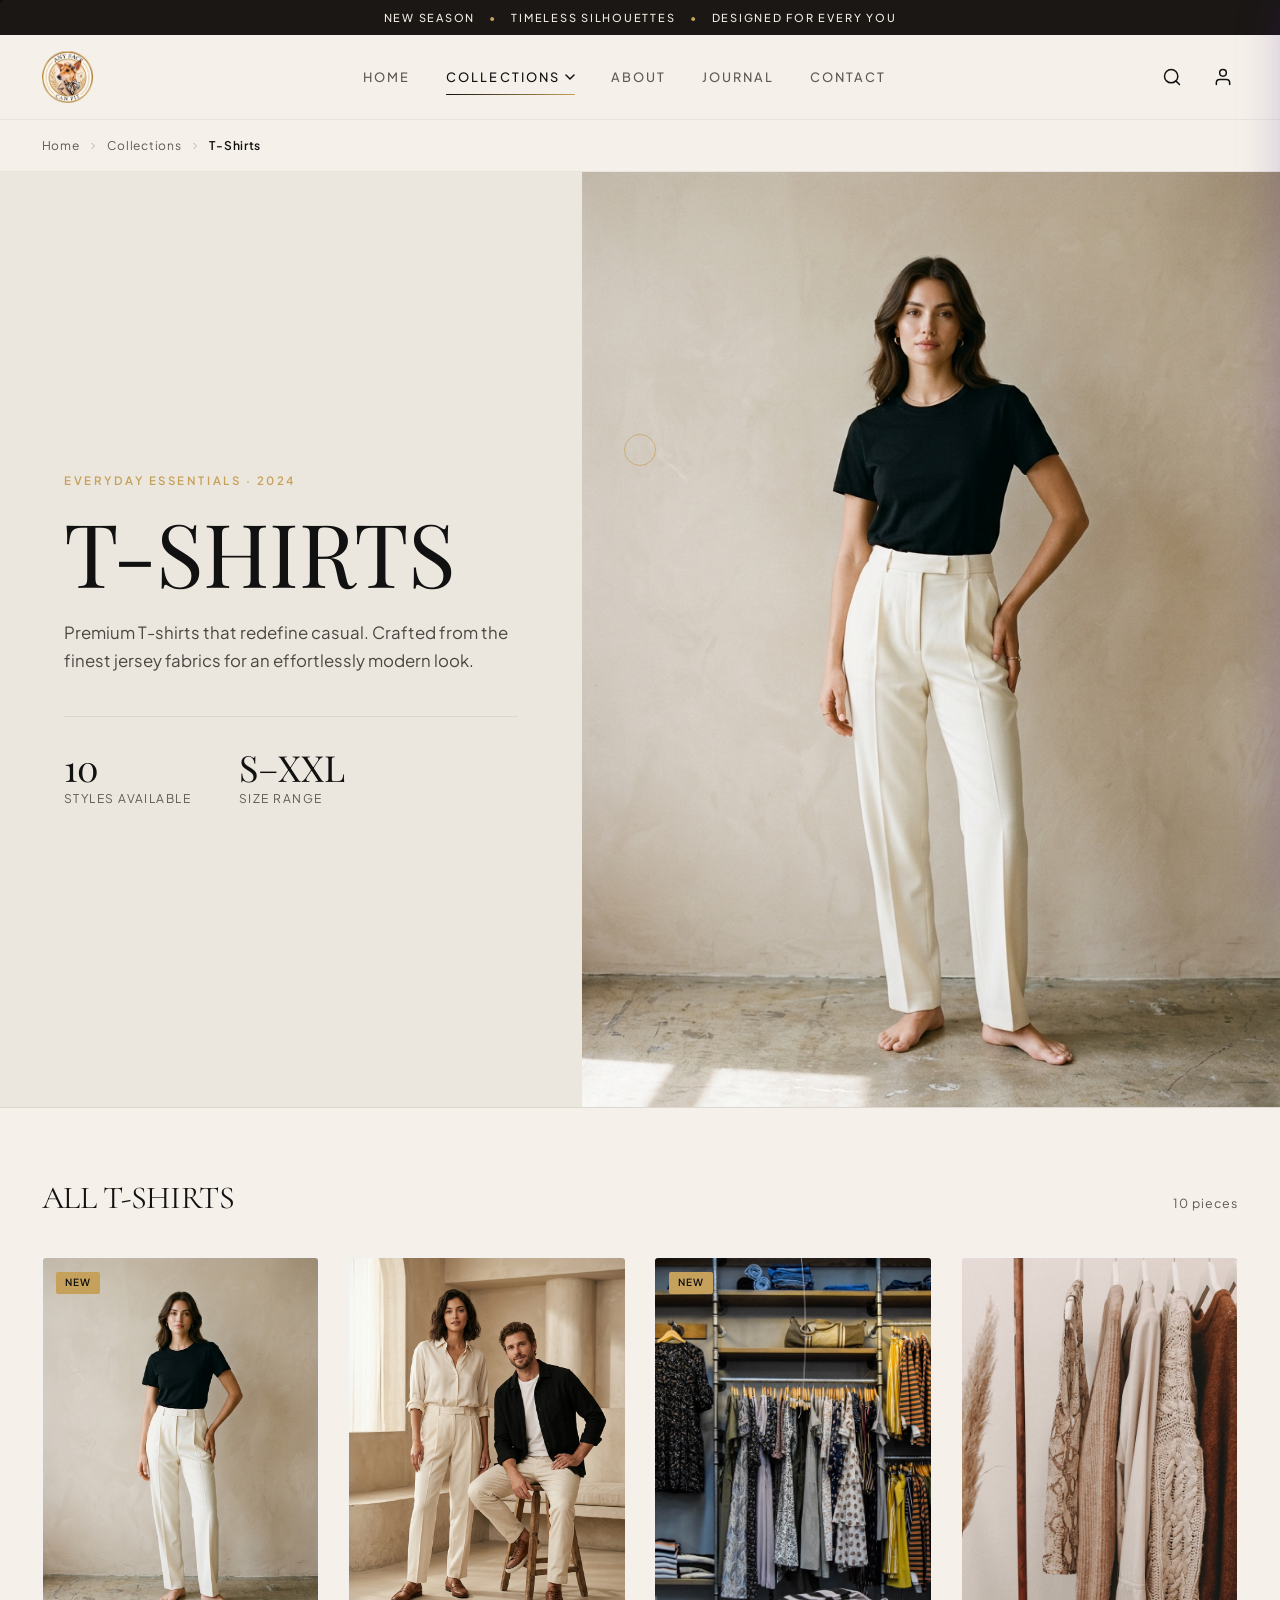
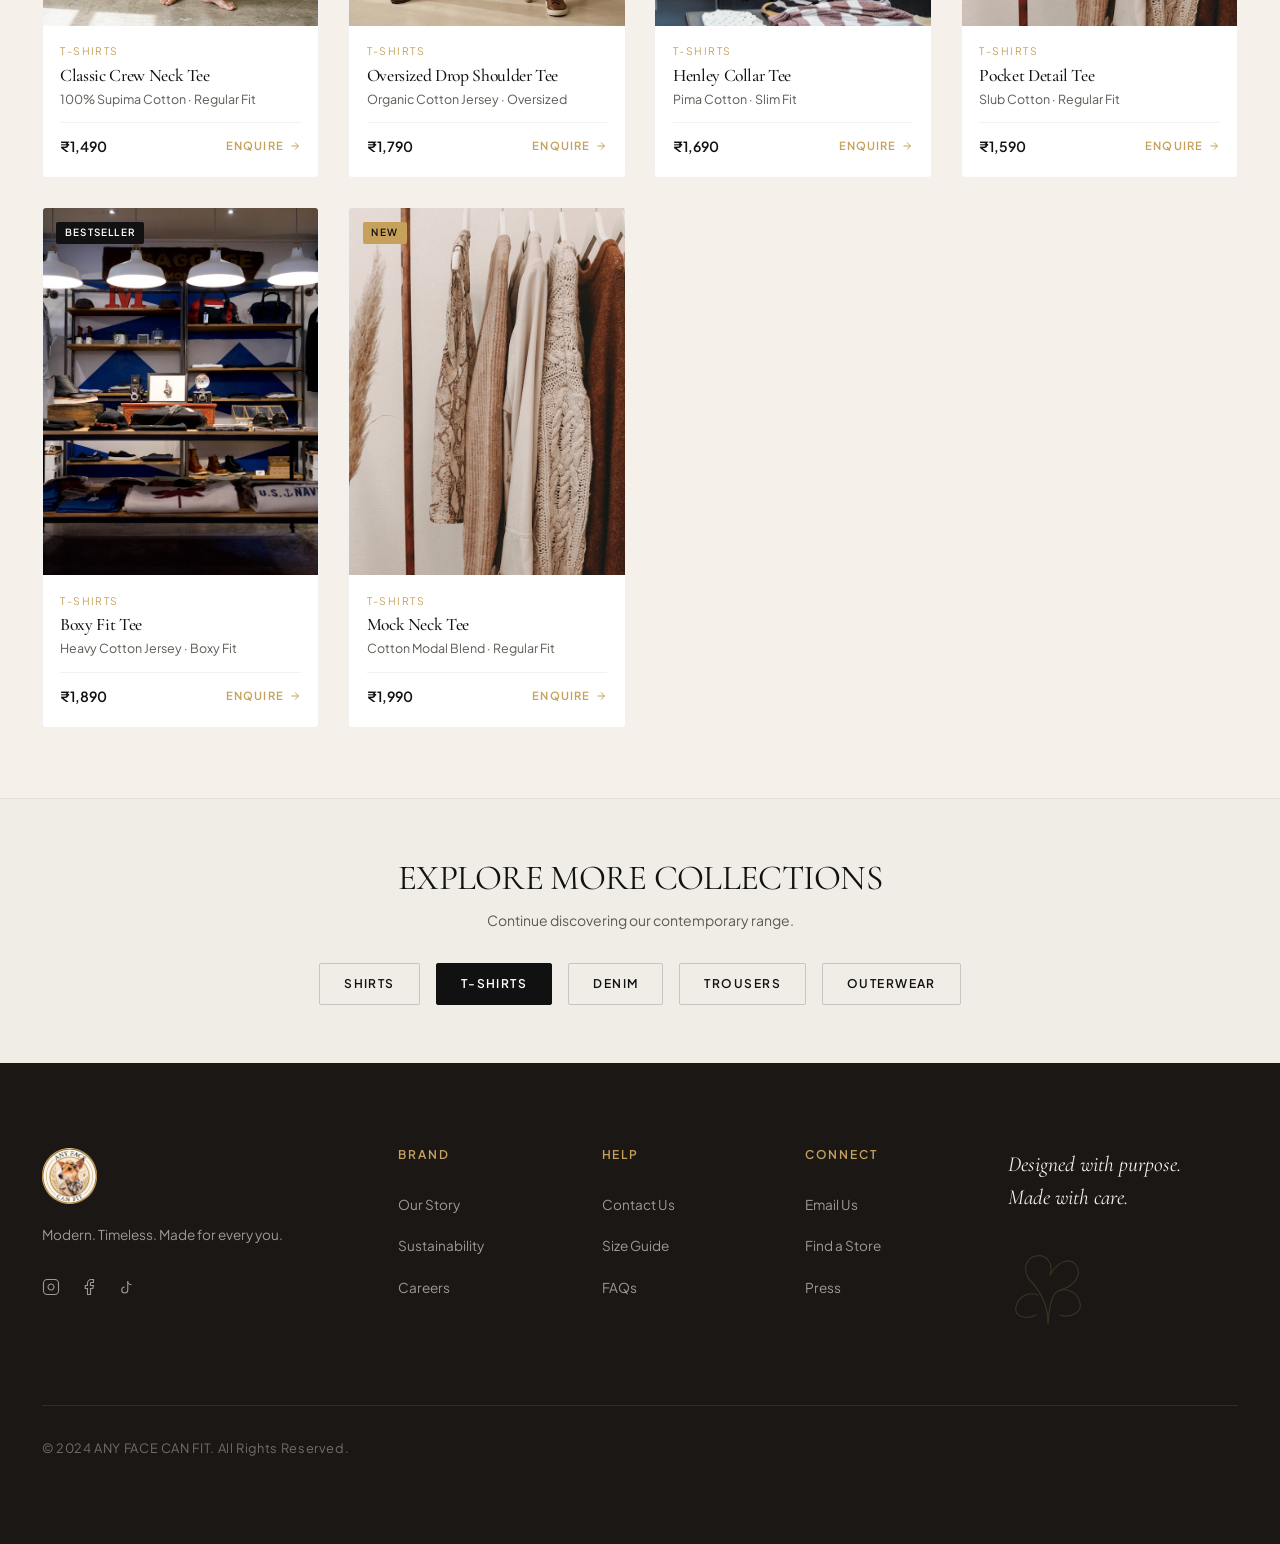
<file: collections/tshirts.html>
<!DOCTYPE html>
<html lang="en">
<head>
  <meta charset="UTF-8">
  <meta name="viewport" content="width=device-width, initial-scale=1.0">
  <title>T-Shirts Collection | ANY FACE CAN FIT</title>
  <meta name="description" content="Explore our curated T-Shirts collection — premium fabrics and modern silhouettes crafted for every occasion.">
  <meta name="theme-color" content="#F5F1EA">

  <link rel="preconnect" href="https://fonts.googleapis.com">
  <link rel="preconnect" href="https://fonts.gstatic.com" crossorigin>
  <link href="https://fonts.googleapis.com/css2?family=Cormorant+Garamond:ital,wght@0,300;0,400;0,500;0,600;0,700;1,400&family=Playfair+Display:ital,wght@0,400;0,500;0,600;0,700;1,400&family=Plus+Jakarta+Sans:wght@300;400;500;600;700&display=swap" rel="stylesheet">

  <link rel="stylesheet" href="../css/main.css">
  <link rel="stylesheet" href="../css/interactive-3d.css">
  <link rel="stylesheet" href="../css/collection-page.css">

  <script src="https://cdnjs.cloudflare.com/ajax/libs/gsap/3.12.5/gsap.min.js"></script>
  <link rel="stylesheet" href="../css/page-transition.css">
</head>
<body class="brand-anyface">

  <!-- Custom Cursor -->
  <div class="custom-cursor" id="cursor-dot" aria-hidden="true"></div>
  <div class="cursor-follower" id="cursor-ring" aria-hidden="true">
    <span class="cursor-text" id="cursor-text"></span>
  </div>

  <!-- Announcement Bar -->
  <aside class="announcement-bar" role="region" aria-label="Announcement">
    <div class="announcement-content">
      <span>NEW SEASON</span>
      <span class="bullet-divider">•</span>
      <span>TIMELESS SILHOUETTES</span>
      <span class="bullet-divider">•</span>
      <span>DESIGNED FOR EVERY YOU</span>
    </div>
  </aside>

  <!-- Site Header -->
  <header class="site-header" id="top">
    <div class="container header-inner">
      <a href="../index.html" class="brand-logo brand-logo--img" aria-label="ANY FACE CAN FIT Home">
        <img src="../assets/images/brand-logo.png" alt="ANY FACE CAN FIT" class="brand-logo-img" width="52" height="52">
      </a>

      <nav class="desktop-nav" aria-label="Main Navigation">
        <ul class="nav-menu">
          <li><a href="../index.html" class="nav-link magnetic-target">HOME</a></li>
          <li class="nav-has-dropdown">
            <a href="../index.html#collections" class="nav-link active magnetic-target">
              COLLECTIONS
              <svg class="nav-chevron" width="10" height="6" viewBox="0 0 10 6" fill="none" stroke="currentColor" stroke-width="1.5">
                <path d="M1 1L5 5L9 1" stroke-linecap="round" stroke-linejoin="round"/>
              </svg>
            </a>
            <div class="nav-dropdown" role="menu">
              <a href="tshirts.html" class="nav-dropdown-item nav-dropdown-item--active" role="menuitem">
                <span class="dropdown-icon"><svg width="14" height="14" viewBox="0 0 24 24" fill="none" stroke="currentColor" stroke-width="1.5"><path d="M20.38 3.46 16 2a4 4 0 0 1-8 0L3.62 3.46a2 2 0 0 0-1.34 2.23l.58 3.57a1 1 0 0 0 .99.84H6v10c0 1.1.9 2 2 2h8a2 2 0 0 0 2-2V10h2.15a1 1 0 0 0 .99-.84l.58-3.57a2 2 0 0 0-1.34-2.23z"/></svg></span>
                Shirts
              </a>
              <a href="tshirts.html" class="nav-dropdown-item" role="menuitem">
                <span class="dropdown-icon"><svg width="14" height="14" viewBox="0 0 24 24" fill="none" stroke="currentColor" stroke-width="1.5"><path d="M20.38 3.46 16 2a4 4 0 0 1-8 0L3.62 3.46a2 2 0 0 0-1.34 2.23l.58 3.57a1 1 0 0 0 .99.84H6v10c0 1.1.9 2 2 2h8a2 2 0 0 0 2-2V10h2.15a1 1 0 0 0 .99-.84l.58-3.57a2 2 0 0 0-1.34-2.23z"/></svg></span>
                T-Shirts
              </a>
              <a href="denim.html" class="nav-dropdown-item" role="menuitem">
                <span class="dropdown-icon"><svg width="14" height="14" viewBox="0 0 24 24" fill="none" stroke="currentColor" stroke-width="1.5"><path d="M6 2h12l1 10H5L6 2z"/><path d="M5 12l1 10h5l1-6 1 6h5l1-10"/></svg></span>
                Denim
              </a>
              <a href="trousers.html" class="nav-dropdown-item" role="menuitem">
                <span class="dropdown-icon"><svg width="14" height="14" viewBox="0 0 24 24" fill="none" stroke="currentColor" stroke-width="1.5"><path d="M6 2h12l1 10H5L6 2z"/><path d="M5 12l1 10h5l1-6 1 6h5l1-10"/></svg></span>
                Trousers
              </a>
              <a href="outerwear.html" class="nav-dropdown-item" role="menuitem">
                <span class="dropdown-icon"><svg width="14" height="14" viewBox="0 0 24 24" fill="none" stroke="currentColor" stroke-width="1.5"><path d="M12 2C6.5 2 2 6.5 2 12s4.5 10 10 10 10-4.5 10-10S17.5 2 12 2z"/><path d="M12 8v4l3 3"/></svg></span>
                Outerwear
              </a>
              <div class="dropdown-divider"></div>
              <a href="../index.html#collections" class="nav-dropdown-item nav-dropdown-all" role="menuitem">View All Collections →</a>
            </div>
          </li>
          <li><a href="../index.html#about" class="nav-link magnetic-target">ABOUT</a></li>
          <li><a href="../index.html#journal" class="nav-link magnetic-target">JOURNAL</a></li>
          <li><a href="../index.html#contact" class="nav-link magnetic-target">CONTACT</a></li>
        </ul>
      </nav>

      <div class="header-actions">
        <button class="header-icon-btn magnetic-target" aria-label="Search Collection" id="search-toggle-btn">
          <svg width="20" height="20" viewBox="0 0 24 24" fill="none" stroke="currentColor" stroke-width="1.8" stroke-linecap="round" stroke-linejoin="round">
            <circle cx="11" cy="11" r="8"></circle>
            <line x1="21" y1="21" x2="16.65" y2="16.65"></line>
          </svg>
        </button>
        <a href="../index.html#contact" class="header-icon-btn magnetic-target" aria-label="Customer Account">
          <svg width="20" height="20" viewBox="0 0 24 24" fill="none" stroke="currentColor" stroke-width="1.8" stroke-linecap="round" stroke-linejoin="round">
            <path d="M20 21v-2a4 4 0 0 0-4-4H8a4 4 0 0 0-4 4v2"></path>
            <circle cx="12" cy="7" r="4"></circle>
          </svg>
        </a>
        <button class="menu-toggle-btn" aria-label="Open Navigation Menu" aria-controls="mobile-nav-drawer" aria-expanded="false" id="menu-toggle-btn">
          <svg width="24" height="24" viewBox="0 0 24 24" fill="none" stroke="currentColor" stroke-width="1.8" stroke-linecap="round" stroke-linejoin="round">
            <line x1="3" y1="7" x2="21" y2="7"></line>
            <line x1="3" y1="12" x2="21" y2="12"></line>
            <line x1="3" y1="17" x2="21" y2="17"></line>
          </svg>
        </button>
      </div>
    </div>
  </header>

  <!-- Mobile Drawer -->
  <div class="drawer-backdrop" id="drawer-backdrop" aria-hidden="true"></div>
  <aside id="mobile-nav-drawer" class="mobile-drawer" role="dialog" aria-modal="true" aria-label="Navigation Menu" aria-hidden="true">
    <div class="drawer-header">
      <a href="../index.html" class="brand-logo brand-logo--img" aria-label="ANY FACE CAN FIT Home">
        <img src="../assets/images/brand-logo.png" alt="ANY FACE CAN FIT" class="brand-logo-img" width="44" height="44">
      </a>
      <button class="drawer-close-btn" id="drawer-close-btn" aria-label="Close navigation menu">
        <svg width="22" height="22" viewBox="0 0 24 24" fill="none" stroke="currentColor" stroke-width="2" stroke-linecap="round" stroke-linejoin="round">
          <line x1="18" y1="6" x2="6" y2="18"></line>
          <line x1="6" y1="6" x2="18" y2="18"></line>
        </svg>
      </button>
    </div>
    <nav class="drawer-nav" aria-label="Mobile Navigation">
      <ul class="drawer-nav-list">
        <li><a href="../index.html" class="drawer-link">HOME</a></li>
        <li class="drawer-has-sub">
          <button class="drawer-link drawer-collapsible" aria-expanded="false">COLLECTIONS <svg class="drawer-chevron" width="10" height="6" viewBox="0 0 10 6" fill="none" stroke="currentColor" stroke-width="1.5"><path d="M1 1L5 5L9 1" stroke-linecap="round" stroke-linejoin="round"/></svg></button>
          <ul class="drawer-sub-list">
            <li><a href="shirts.html" class="drawer-sub-link">Shirts</a></li>
            <li><a href="tshirts.html" class="drawer-sub-link">T-Shirts</a></li>
            <li><a href="denim.html" class="drawer-sub-link">Denim</a></li>
            <li><a href="trousers.html" class="drawer-sub-link">Trousers</a></li>
            <li><a href="outerwear.html" class="drawer-sub-link">Outerwear</a></li>
          </ul>
        </li>
        <li><a href="../index.html#about" class="drawer-link">ABOUT</a></li>
        <li><a href="../index.html#journal" class="drawer-link">JOURNAL</a></li>
        <li><a href="../index.html#contact" class="drawer-link">CONTACT</a></li>
      </ul>
    </nav>
    <div class="drawer-footer">
      <a href="../index.html#collections" class="btn btn-primary" style="width: 100%; text-align: center;">ALL COLLECTIONS</a>
    </div>
  </aside>

  <main id="main-content">

    <!-- Breadcrumb -->
    <nav class="col-breadcrumb" aria-label="Breadcrumb">
      <div class="container">
        <a href="../index.html">Home</a>
        <svg width="12" height="12" viewBox="0 0 24 24" fill="none" stroke="currentColor" stroke-width="2"><path d="M9 18l6-6-6-6"/></svg>
        <a href="../index.html#collections">Collections</a>
        <svg width="12" height="12" viewBox="0 0 24 24" fill="none" stroke="currentColor" stroke-width="2"><path d="M9 18l6-6-6-6"/></svg>
        <span>T-Shirts</span>
      </div>
    </nav>

    <!-- Hero Banner -->
    <section class="col-page-hero" aria-label="Shirts Collection Hero">
      <div class="container">
        <div class="col-hero-text">
          <span class="col-hero-eyebrow">Everyday Essentials · 2024</span>
          <h1 class="col-hero-title">T-Shirts</h1>
          <p class="col-hero-desc">
            Premium T-shirts that redefine casual. Crafted from the finest jersey fabrics for an effortlessly modern look.
          </p>
          <div class="col-hero-meta">
            <div class="col-hero-count">
              <strong>10</strong>
              Styles Available
            </div>
            <div class="col-hero-count">
              <strong>S–XXL</strong>
              Size Range
            </div>
          </div>
        </div>
        <div class="col-hero-img-frame">
          <img src="../assets/images/cat-tshirts.jpg" alt="Any Face Can Fit T-Shirts Collection" class="col-hero-img" loading="eager">
        </div>
      </div>
    </section>

    <!-- Products Grid -->
    <section class="col-products-section" aria-label="Shirts Products">
      <div class="container">
        <div class="col-section-header">
          <h2 class="col-section-title">All T-Shirts</h2>
          <span class="col-section-count">10 pieces</span>
        </div>

        <div class="col-product-grid">

          <!-- Product 1 -->
          <a href="#" class="col-product-card magnetic-target" aria-label="Classic Crew Neck Tee">
            <div class="col-product-media">
              <img src="../assets/images/cat-tshirts.jpg" alt="Classic Crew Neck Tee" class="col-product-img" loading="lazy">
              <span class="col-product-tag tag-new">New</span>
            </div>
            <div class="col-product-info">
              <span class="col-product-cat">T-Shirts</span>
              <h3 class="col-product-name">Classic Crew Neck Tee</h3>
              <p class="col-product-material">100% Supima Cotton · Regular Fit</p>
              <div class="col-product-footer">
                <span class="col-product-price">₹1,490</span>
                <span class="col-product-cta">Enquire <svg width="12" height="12" viewBox="0 0 24 24" fill="none" stroke="currentColor" stroke-width="2"><path d="M5 12h14M12 5l7 7-7 7"/></svg></span>
              </div>
            </div>
          </a>

          <!-- Product 2 -->
          <a href="#" class="col-product-card magnetic-target" aria-label="Oversized Drop Shoulder Tee">
            <div class="col-product-media">
              <img src="../assets/images/hero-models.jpg" alt="Oversized Drop Shoulder Tee" class="col-product-img" loading="lazy">
            </div>
            <div class="col-product-info">
              <span class="col-product-cat">T-Shirts</span>
              <h3 class="col-product-name">Oversized Drop Shoulder Tee</h3>
              <p class="col-product-material">Organic Cotton Jersey · Oversized</p>
              <div class="col-product-footer">
                <span class="col-product-price">₹1,790</span>
                <span class="col-product-cta">Enquire <svg width="12" height="12" viewBox="0 0 24 24" fill="none" stroke="currentColor" stroke-width="2"><path d="M5 12h14M12 5l7 7-7 7"/></svg></span>
              </div>
            </div>
          </a>

          <!-- Product 3 -->
          <a href="#" class="col-product-card magnetic-target" aria-label="Henley Collar Tee">
            <div class="col-product-media">
              <img src="../assets/images/boutique-curated.jpg" alt="Henley Collar Tee" class="col-product-img" loading="lazy">
              <span class="col-product-tag tag-new">New</span>
            </div>
            <div class="col-product-info">
              <span class="col-product-cat">T-Shirts</span>
              <h3 class="col-product-name">Henley Collar Tee</h3>
              <p class="col-product-material">Pima Cotton · Slim Fit</p>
              <div class="col-product-footer">
                <span class="col-product-price">₹1,690</span>
                <span class="col-product-cta">Enquire <svg width="12" height="12" viewBox="0 0 24 24" fill="none" stroke="currentColor" stroke-width="2"><path d="M5 12h14M12 5l7 7-7 7"/></svg></span>
              </div>
            </div>
          </a>

          <!-- Product 4 -->
          <a href="#" class="col-product-card magnetic-target" aria-label="Pocket Detail Tee">
            <div class="col-product-media">
              <img src="../assets/images/about-studio.jpg" alt="Pocket Detail Tee" class="col-product-img" loading="lazy">
            </div>
            <div class="col-product-info">
              <span class="col-product-cat">T-Shirts</span>
              <h3 class="col-product-name">Pocket Detail Tee</h3>
              <p class="col-product-material">Slub Cotton · Regular Fit</p>
              <div class="col-product-footer">
                <span class="col-product-price">₹1,590</span>
                <span class="col-product-cta">Enquire <svg width="12" height="12" viewBox="0 0 24 24" fill="none" stroke="currentColor" stroke-width="2"><path d="M5 12h14M12 5l7 7-7 7"/></svg></span>
              </div>
            </div>
          </a>

          <!-- Product 5 -->
          <a href="#" class="col-product-card magnetic-target" aria-label="Boxy Fit Tee">
            <div class="col-product-media">
              <img src="../assets/images/boutique-interior-warm.jpg" alt="Boxy Fit Tee" class="col-product-img" loading="lazy">
              <span class="col-product-tag ">Bestseller</span>
            </div>
            <div class="col-product-info">
              <span class="col-product-cat">T-Shirts</span>
              <h3 class="col-product-name">Boxy Fit Tee</h3>
              <p class="col-product-material">Heavy Cotton Jersey · Boxy Fit</p>
              <div class="col-product-footer">
                <span class="col-product-price">₹1,890</span>
                <span class="col-product-cta">Enquire <svg width="12" height="12" viewBox="0 0 24 24" fill="none" stroke="currentColor" stroke-width="2"><path d="M5 12h14M12 5l7 7-7 7"/></svg></span>
              </div>
            </div>
          </a>

          <!-- Product 6 -->
          <a href="#" class="col-product-card magnetic-target" aria-label="Mock Neck Tee">
            <div class="col-product-media">
              <img src="../assets/images/boutique-rack-luxury.jpg" alt="Mock Neck Tee" class="col-product-img" loading="lazy">
              <span class="col-product-tag tag-new">New</span>
            </div>
            <div class="col-product-info">
              <span class="col-product-cat">T-Shirts</span>
              <h3 class="col-product-name">Mock Neck Tee</h3>
              <p class="col-product-material">Cotton Modal Blend · Regular Fit</p>
              <div class="col-product-footer">
                <span class="col-product-price">₹1,990</span>
                <span class="col-product-cta">Enquire <svg width="12" height="12" viewBox="0 0 24 24" fill="none" stroke="currentColor" stroke-width="2"><path d="M5 12h14M12 5l7 7-7 7"/></svg></span>
              </div>
            </div>
          </a>
        </div>
      </div>
    </section>

    <!-- More Collections -->
    <section class="more-collections" aria-label="Other Collections">
      <div class="container more-collections-inner">
        <h2 class="more-collections-title">Explore More Collections</h2>
        <p class="more-collections-sub">Continue discovering our contemporary range.</p>
        <div class="more-col-grid">
          <a href="shirts.html" class="more-col-pill">Shirts</a>
          <a href="tshirts.html" class="more-col-pill is-active">T-Shirts</a>
          <a href="denim.html" class="more-col-pill">Denim</a>
          <a href="trousers.html" class="more-col-pill">Trousers</a>
          <a href="outerwear.html" class="more-col-pill">Outerwear</a>
        </div>
      </div>
    </section>

  </main>

  <!-- Footer -->
  <footer class="site-footer" id="contact">
    <div class="container footer-inner">
      <div class="footer-columns-grid">
        <div class="footer-col-brand">
          <a href="../index.html" class="brand-logo brand-logo--img footer-brand-logo" aria-label="ANY FACE CAN FIT Home">
            <img src="../assets/images/brand-logo.png" alt="ANY FACE CAN FIT" class="brand-logo-img brand-logo-img--footer" width="56" height="56">
          </a>
          <p class="footer-tagline">Modern. Timeless. Made for every you.</p>
          <div class="footer-social-row">
            <a href="#" class="footer-social-link magnetic-target" aria-label="Instagram">
              <svg width="18" height="18" viewBox="0 0 24 24" fill="none" stroke="currentColor" stroke-width="1.5"><rect x="2" y="2" width="20" height="20" rx="5" ry="5"></rect><path d="M16 11.37A4 4 0 1 1 12.63 8 4 4 0 0 1 16 11.37z"></path><line x1="17.5" y1="6.5" x2="17.51" y2="6.5"></line></svg>
            </a>
            <a href="#" class="footer-social-link magnetic-target" aria-label="Facebook">
              <svg width="18" height="18" viewBox="0 0 24 24" fill="none" stroke="currentColor" stroke-width="1.5"><path d="M18 2h-3a5 5 0 0 0-5 5v3H7v4h3v8h4v-8h3l1-4h-4V7a1 1 0 0 1 1-1h3z"></path></svg>
            </a>
            <a href="#" class="footer-social-link magnetic-target" aria-label="TikTok">
              <svg width="18" height="18" viewBox="0 0 24 24" fill="none" stroke="currentColor" stroke-width="1.5"><path d="M9 12a4 4 0 1 0 4 4V4a5 5 0 0 0 5 5"></path></svg>
            </a>
          </div>
        </div>
        <div class="footer-col-nav">
          <h4 class="footer-col-title">BRAND</h4>
          <ul class="footer-nav-list">
            <li><a href="../index.html#about" class="footer-link">Our Story</a></li>
            <li><a href="../index.html#about" class="footer-link">Sustainability</a></li>
            <li><a href="../index.html#contact" class="footer-link">Careers</a></li>
          </ul>
        </div>
        <div class="footer-col-nav">
          <h4 class="footer-col-title">HELP</h4>
          <ul class="footer-nav-list">
            <li><a href="../index.html#contact" class="footer-link">Contact Us</a></li>
            <li><a href="../index.html#collections" class="footer-link">Size Guide</a></li>
            <li><a href="../index.html#contact" class="footer-link">FAQs</a></li>
          </ul>
        </div>
        <div class="footer-col-nav">
          <h4 class="footer-col-title">CONNECT</h4>
          <ul class="footer-nav-list">
            <li><a href="mailto:concierge@anyfacecanfit.com" class="footer-link">Email Us</a></li>
            <li><a href="../index.html#contact" class="footer-link">Find a Store</a></li>
            <li><a href="../index.html#contact" class="footer-link">Press</a></li>
          </ul>
        </div>
        <div class="footer-col-motto">
          <p class="footer-motto-text">Designed with purpose.<br>Made with care.</p>
          <div class="footer-botanical-inline" aria-hidden="true">
            <svg width="80" height="72" viewBox="0 0 80 72" fill="none" stroke="#C6A15B" stroke-width="1.1" stroke-linecap="round" stroke-linejoin="round" opacity="0.5">
              <path d="M40 70 C40 50, 30 35, 20 25"/>
              <path d="M20 25 C15 15, 18 5, 28 3 C38 1, 46 10, 42 22"/>
              <path d="M42 22 C50 8, 62 4, 68 12 C74 20, 68 32, 55 36 C48 38, 42 40, 40 70"/>
              <path d="M30 42 C20 38, 10 44, 8 54 C6 62, 16 68, 28 62"/>
              <path d="M50 38 C60 34, 70 40, 72 50 C74 58, 64 66, 52 62"/>
            </svg>
          </div>
        </div>
      </div>
      <div class="footer-bottom-bar">
        <p class="copyright-text">© 2024 ANY FACE CAN FIT. All Rights Reserved.</p>
      </div>
    </div>
  </footer>

  <script src="../js/interactions-3d.js"></script>
  <script>
    // Mobile drawer collapsible
    document.querySelectorAll('.drawer-collapsible').forEach(btn => {
      btn.addEventListener('click', () => {
        const parent = btn.closest('.drawer-has-sub');
        const isOpen = parent.classList.toggle('is-open');
        btn.setAttribute('aria-expanded', isOpen);
      });
    });
  </script>
  <script src="../js/page-transition.js"></script>
</body>
</html>
</file>
<file: css/main.css>
/**
 * ==============================================================================
 * MAIN STYLESHEET AGGREGATOR
 * ==============================================================================
 * Imports all modular CSS layers in proper cascade order.
 * 
 * Cascade Order:
 * 1. Design Tokens / Custom Properties (variables.css)
 * 2. CSS Reset (reset.css)
 * 3. Base Elements & Typography (base.css)
 * 4. Utilities & Helpers (utilities.css)
 * 5. Component Styles:
 *    - header.css
 *    - hero.css
 *    - collections.css
 *    - catalog.css
 *    - about.css
 *    - lookbook.css
 *    - testimonials.css
 * ==============================================================================
 */


@import url('./variables.css');
@import url('./reset.css');
@import url('./base.css');
@import url('./utilities.css');
@import url('./header.css');
@import url('./hero.css');
@import url('./collections.css');
@import url('./catalog.css');
@import url('./about.css');
@import url('./lookbook.css');
@import url('./testimonials.css');
@import url('./theme-overrides.css');
@import url('./interactive-3d.css');


/* ----------------------------------------------------------------------------
 * FOOTER FOUNDATION STYLES
 * ---------------------------------------------------------------------------- */
.site-footer {
  background-color: var(--color-bg-dark);
  color: var(--color-text-inverse);
  padding-block: var(--space-3xl) var(--space-xl);
  border-top: 1px solid rgba(255, 255, 255, 0.08);
}

.footer-bottom {
  border-top: 1px solid rgba(255, 255, 255, 0.1);
  margin-top: var(--space-2xl);
  padding-top: var(--space-lg);
  display: flex;
  justify-content: space-between;
  align-items: center;
  font-size: var(--fs-xs);
  color: var(--color-text-light);
}

@media (max-width: 640px) {
  .footer-bottom {
    flex-direction: column;
    gap: var(--space-sm);
    text-align: center;
  }
}
</file>
<file: css/interactive-3d.css>
/**
 * ==============================================================================
 * INTERACTIVE 3D & LUXURY EXPERIENCES (css/interactive-3d.css)
 * ANY FACE CAN FIT — Contemporary 3D Fashion Web Architecture
 * ==============================================================================
 */

/* ----------------------------------------------------------------------------
 * 1. CUSTOM LUXURY CURSOR
 * ---------------------------------------------------------------------------- */
.custom-cursor {
  position: fixed;
  top: 0;
  left: 0;
  width: 6px;
  height: 6px;
  background-color: var(--color-gold);
  border-radius: 50%;
  pointer-events: none;
  z-index: 9999;
  transform: translate(-50%, -50%);
  transition: opacity 0.3s ease, transform 0.1s ease;
  mix-blend-mode: multiply;
}

.cursor-follower {
  position: fixed;
  top: 0;
  left: 0;
  width: 32px;
  height: 32px;
  border: 1.5px solid rgba(198, 161, 91, 0.7);
  border-radius: 50%;
  pointer-events: none;
  z-index: 9998;
  transform: translate(-50%, -50%);
  display: flex;
  align-items: center;
  justify-content: center;
  transition: width 0.3s cubic-bezier(0.16, 1, 0.3, 1),
              height 0.3s cubic-bezier(0.16, 1, 0.3, 1),
              background-color 0.3s ease,
              border-color 0.3s ease,
              transform 0.15s ease-out;
}

.cursor-text {
  font-family: var(--font-sans);
  font-size: 0.625rem;
  font-weight: var(--fw-semibold);
  letter-spacing: 0.14em;
  color: var(--color-primary);
  text-transform: uppercase;
  opacity: 0;
  transition: opacity 0.2s ease;
}

/* Cursor States */
body.cursor-active .cursor-follower {
  width: 48px;
  height: 48px;
  background-color: rgba(198, 161, 91, 0.18);
  border-color: var(--color-gold);
}

body.cursor-card-hover .cursor-follower {
  width: 68px;
  height: 68px;
  background-color: rgba(245, 241, 234, 0.9);
  border-color: var(--color-gold);
  box-shadow: 0 4px 16px rgba(17, 17, 17, 0.1);
}

body.cursor-card-hover .cursor-text {
  opacity: 1;
}

body.cursor-card-hover .custom-cursor {
  opacity: 0;
}

body.cursor-drag-hover .cursor-follower {
  width: 76px;
  height: 76px;
  background-color: rgba(17, 17, 17, 0.9);
  border-color: var(--color-gold);
}

body.cursor-drag-hover .cursor-text {
  opacity: 1;
  color: var(--color-gold);
}

body.cursor-drag-hover .custom-cursor {
  opacity: 0;
}

/* Disable custom cursor on touch screens */
@media (pointer: coarse), (hover: none) {
  .custom-cursor,
  .cursor-follower {
    display: none !important;
  }
}

/* ----------------------------------------------------------------------------
 * 2. HERO SECTION — MAIN 3D EXPERIENCE
 * ---------------------------------------------------------------------------- */
.hero-section {
  position: relative;
  background-color: var(--color-bg-main);
  padding-block: clamp(2rem, 1.5rem + 2.5vw, 4.5rem) clamp(3rem, 2.5rem + 3.5vw, 6rem);
  overflow: hidden;
}

.hero-container {
  display: grid;
  grid-template-columns: 1.05fr 1fr;
  align-items: center;
  gap: clamp(2rem, 1.5rem + 3vw, 4.5rem);
  position: relative;
  z-index: 2;
}

.hero-content {
  display: flex;
  flex-direction: column;
  align-items: flex-start;
  z-index: 3;
}

.hero-eyebrow {
  font-family: var(--font-sans);
  font-size: var(--fs-xs);
  letter-spacing: var(--ls-caps);
  font-weight: var(--fw-semibold);
  color: var(--color-gold);
  text-transform: uppercase;
  margin-bottom: 1.25rem;
  display: inline-block;
}

.hero-headline {
  font-family: var(--font-display);
  font-size: clamp(3rem, 2.5rem + 3.5vw, 5.25rem);
  font-weight: 400;
  line-height: 0.96;
  letter-spacing: -0.025em;
  color: var(--color-primary);
  margin-bottom: 1.5rem;
  text-transform: uppercase;
}

.hero-headline .line-1 {
  display: block;
}

.hero-headline .line-2 {
  display: block;
}

.hero-subheadline {
  font-family: var(--font-sans);
  font-size: clamp(1rem, 0.95rem + 0.3vw, 1.15rem);
  line-height: 1.6;
  color: var(--color-secondary);
  max-width: 440px;
  margin-bottom: 2.25rem;
}

.hero-cta-group {
  display: flex;
  align-items: center;
  gap: 2rem;
  margin-bottom: 3.5rem;
}

.hero-btn-primary {
  background-color: var(--color-primary);
  color: #FFFFFF;
  padding: 0.95rem 2.2rem;
  font-size: 0.8125rem;
  letter-spacing: var(--ls-wider);
  text-transform: uppercase;
  font-weight: var(--fw-semibold);
  border: 1px solid var(--color-primary);
  border-radius: var(--radius-xs);
  display: inline-flex;
  align-items: center;
  justify-content: center;
  text-decoration: none;
  cursor: pointer;
  position: relative;
  overflow: hidden;
  transition: background-color var(--transition-base),
              color var(--transition-base),
              transform var(--transition-fast),
              box-shadow var(--transition-base);
}

.hero-btn-primary:hover {
  background-color: #000000;
  transform: translateY(-2px);
  box-shadow: 0 10px 24px rgba(17, 17, 17, 0.18), 0 0 0 1px var(--color-gold-border);
}

.hero-btn-primary:active {
  transform: translateY(1px) scale(0.98);
}

.hero-link-story {
  font-family: var(--font-sans);
  font-size: 0.8125rem;
  letter-spacing: var(--ls-wider);
  font-weight: var(--fw-semibold);
  color: var(--color-primary);
  text-transform: uppercase;
  text-decoration: none;
  display: inline-flex;
  align-items: center;
  gap: 0.5rem;
  position: relative;
  padding-bottom: 2px;
  transition: color var(--transition-fast);
}

.hero-link-story::after {
  content: '';
  position: absolute;
  bottom: 0;
  left: 0;
  width: 0%;
  height: 1.5px;
  background-color: var(--color-gold);
  transition: width 0.3s cubic-bezier(0.16, 1, 0.3, 1);
}

.hero-link-story:hover::after {
  width: 100%;
}

.hero-link-story:hover .arrow-glyph {
  transform: translateX(4px);
}

.arrow-glyph {
  display: inline-block;
  transition: transform var(--transition-fast);
  color: var(--color-gold);
}

/* 4 Brand Pillars Horizontally */
.hero-pillars-grid {
  display: grid;
  grid-template-columns: repeat(4, 1fr);
  gap: 1.5rem;
  width: 100%;
  max-width: 540px;
  border-top: 1px solid rgba(17, 17, 17, 0.08);
  padding-top: 2rem;
}

.pillar-item {
  display: flex;
  flex-direction: column;
  align-items: center;
  text-align: center;
  gap: 0.65rem;
}

.pillar-icon {
  color: var(--color-primary);
  transition: transform 0.3s ease, color 0.3s ease;
}

.pillar-item:hover .pillar-icon {
  transform: translateY(-3px) scale(1.08);
  color: var(--color-gold);
}

.pillar-label {
  font-family: var(--font-sans);
  font-size: 0.6875rem;
  font-weight: var(--fw-semibold);
  letter-spacing: 0.08em;
  line-height: 1.3;
  color: var(--color-primary);
  text-transform: uppercase;
}

/* Hero Visual 3D Stage */
.hero-visual-stage {
  position: relative;
  width: 100%;
  height: 100%;
  min-height: 580px;
  perspective: var(--perspective-hero);
  display: flex;
  align-items: center;
  justify-content: center;
}

.hero-particles-canvas {
  position: absolute;
  top: 0;
  left: 0;
  width: 100%;
  height: 100%;
  pointer-events: none;
  z-index: 1;
}

.hero-depth-scene {
  position: relative;
  width: 100%;
  max-width: 490px;
  height: 640px;
  transform-style: preserve-3d;
  will-change: transform;
  display: flex;
  align-items: center;
  justify-content: center;
  transition: transform 0.15s cubic-bezier(0.1, 0.9, 0.2, 1);
}

.depth-layer {
  position: absolute;
  inset: 0;
  display: flex;
  align-items: center;
  justify-content: center;
  transform-style: preserve-3d;
  will-change: transform;
  pointer-events: none;
}

/* Architectural tone-on-tone panel */
.arch-panel-shape {
  width: 90%;
  height: 94%;
  background: linear-gradient(145deg, #ECE5D8 0%, #E3DCCE 100%);
  border-radius: 4px;
  opacity: 0.75;
  transform: translateZ(-60px) scale(0.96);
  box-shadow: -15px 20px 40px rgba(17, 17, 17, 0.04);
}

/* Ambient warm lighting */
.ambient-glow-circle {
  width: 440px;
  height: 440px;
  background: radial-gradient(circle, rgba(198, 161, 91, 0.18) 0%, rgba(245, 241, 234, 0) 70%);
  border-radius: 50%;
  transform: translateZ(-30px);
  filter: blur(40px);
}

/* Hero models image card */
.hero-models-card {
  position: relative;
  width: 100%;
  height: 100%;
  overflow: hidden;
  border-radius: 4px;
  box-shadow: 0 25px 50px -12px rgba(17, 17, 17, 0.14),
              0 0 1px rgba(17, 17, 17, 0.2);
  transform: translateZ(20px);
  background-color: #ECE7DE;
  pointer-events: auto;
  cursor: pointer;
}

.hero-models-image {
  width: 100%;
  height: 100%;
  object-fit: cover;
  object-position: center top;
  display: block;
  transform: scale(1.02);
  transition: transform 0.6s cubic-bezier(0.16, 1, 0.3, 1);
}

.hero-models-card:hover .hero-models-image {
  transform: scale(1.04);
}

.hero-glare-overlay {
  position: absolute;
  inset: 0;
  background: linear-gradient(125deg, rgba(255, 255, 255, 0.25) 0%, rgba(255, 255, 255, 0) 60%);
  pointer-events: none;
  opacity: 0.6;
  mix-blend-mode: overlay;
}

/* Floating gold dust — removed for clean UI */
.floating-gold-dust,
.hero-ambient-overlay {
  display: none;
}

/* Side typography removed — clean hero */
.hero-side-typography {
  display: none;
}

/* ----------------------------------------------------------------------------
 * 3. OUR COLLECTIONS — 3D TILT PRODUCT CARDS
 * ---------------------------------------------------------------------------- */
.collections-section {
  background-color: var(--color-bg-main);
  padding-block: var(--space-section);
  border-top: 1px solid rgba(17, 17, 17, 0.06);
}

.collections-layout {
  display: flex;
  gap: clamp(2rem, 1.5rem + 2vw, 3.5rem);
  align-items: flex-start;
}

.collections-intro {
  flex: 0 0 240px;
  display: flex;
  flex-direction: column;
}

.editorial-heading {
  font-family: var(--font-display);
  font-size: clamp(2rem, 1.8rem + 1vw, 2.5rem);
  font-weight: 500;
  line-height: 1.08;
  letter-spacing: -0.01em;
  color: var(--color-primary);
  text-transform: uppercase;
}

.gold-accent-line {
  width: 48px;
  height: 2px;
  background-color: var(--color-gold);
  margin-block: 1rem 1.25rem;
}

.editorial-subtext {
  font-family: var(--font-sans);
  font-size: 0.875rem;
  line-height: 1.6;
  color: var(--color-secondary);
  margin-bottom: 1.75rem;
}

.editorial-link {
  font-family: var(--font-sans);
  font-size: 0.75rem;
  letter-spacing: 0.12em;
  font-weight: var(--fw-semibold);
  color: var(--color-gold);
  text-transform: uppercase;
  text-decoration: none;
  display: inline-flex;
  align-items: center;
  gap: 0.45rem;
  transition: color var(--transition-fast);
}

.editorial-link:hover {
  color: var(--color-primary);
}

.editorial-link:hover .arrow-glyph {
  transform: translateX(4px);
}

/* 5 Cards Grid */
.collections-grid-5 {
  flex: 1;
  display: grid;
  grid-template-columns: repeat(5, 1fr);
  gap: clamp(0.75rem, 0.5rem + 0.6vw, 1.25rem);
}

.collection-card-3d {
  perspective: var(--perspective-card);
  cursor: pointer;
}

.card-inner {
  position: relative;
  background-color: transparent;
  transform-style: preserve-3d;
  will-change: transform;
  border-radius: var(--radius-xs);
  transition: transform 0.25s cubic-bezier(0.16, 1, 0.3, 1),
              box-shadow 0.25s ease;
}

.card-media {
  position: relative;
  width: 100%;
  aspect-ratio: 3 / 4.4;
  overflow: hidden;
  border-radius: var(--radius-xs);
  background-color: #ECE7DE;
  transform: translateZ(10px);
}

.card-img {
  width: 100%;
  height: 100%;
  object-fit: cover;
  object-position: center 20%;
  display: block;
  transition: transform 0.5s cubic-bezier(0.16, 1, 0.3, 1);
}

.collection-card-3d:hover .card-img {
  transform: scale(1.05);
}

.card-depth-shadow {
  position: absolute;
  inset: 0;
  box-shadow: 0 16px 32px rgba(17, 17, 17, 0.12);
  opacity: 0;
  transition: opacity 0.3s ease;
  pointer-events: none;
}

.collection-card-3d:hover .card-depth-shadow {
  opacity: 1;
}

.card-glare {
  position: absolute;
  inset: 0;
  background: linear-gradient(135deg, rgba(255, 255, 255, 0.2) 0%, rgba(255, 255, 255, 0) 60%);
  opacity: 0;
  pointer-events: none;
  transition: opacity 0.3s ease;
}

.collection-card-3d:hover .card-glare {
  opacity: 0.6;
}

.card-content {
  padding-top: 0.85rem;
  transform: translateZ(15px);
}

.card-title {
  font-family: var(--font-display);
  font-size: 1.05rem;
  font-weight: 500;
  letter-spacing: 0.04em;
  color: var(--color-primary);
  text-transform: uppercase;
}

.card-gold-line {
  width: 0%;
  height: 1.5px;
  background-color: var(--color-gold);
  margin-top: 0.35rem;
  transition: width 0.3s cubic-bezier(0.16, 1, 0.3, 1);
}

.collection-card-3d:first-child .card-gold-line {
  width: 38px;
}

.collection-card-3d:hover .card-gold-line {
  width: 100%;
}

/* ----------------------------------------------------------------------------
 * 4. STYLE JOURNAL (EDITORIAL STORIES)
 * ---------------------------------------------------------------------------- */
.journal-section {
  background-color: var(--color-bg-main);
  padding-block: var(--space-section);
  border-top: 1px solid rgba(17, 17, 17, 0.06);
}

.journal-layout {
  display: flex;
  gap: clamp(2rem, 1.5rem + 2vw, 3.5rem);
  align-items: flex-start;
}

.journal-intro {
  flex: 0 0 240px;
  display: flex;
  flex-direction: column;
}

.journal-grid-3 {
  flex: 1;
  display: grid;
  grid-template-columns: repeat(3, 1fr);
  gap: clamp(1rem, 0.75rem + 1vw, 2rem);
}

.journal-card {
  display: flex;
  flex-direction: column;
  background: transparent;
  cursor: pointer;
  transition: transform 0.35s cubic-bezier(0.16, 1, 0.3, 1);
}

.journal-card:hover {
  transform: translateY(-4px);
}

.journal-media {
  position: relative;
  width: 100%;
  aspect-ratio: 4 / 2.7;
  overflow: hidden;
  border-radius: var(--radius-xs);
  background-color: #ECE7DE;
  box-shadow: 0 4px 16px rgba(17, 17, 17, 0.06);
}

.journal-img {
  width: 100%;
  height: 100%;
  object-fit: cover;
  display: block;
  transition: transform 0.6s cubic-bezier(0.16, 1, 0.3, 1);
}

.journal-card:hover .journal-img {
  transform: scale(1.04);
}

.journal-glare {
  position: absolute;
  inset: 0;
  background: linear-gradient(135deg, rgba(255, 255, 255, 0.15) 0%, rgba(255, 255, 255, 0) 70%);
  opacity: 0;
  pointer-events: none;
  transition: opacity 0.3s ease;
}

.journal-card:hover .journal-glare {
  opacity: 0.5;
}

.journal-body {
  padding-top: 1.1rem;
  display: flex;
  flex-direction: column;
  align-items: flex-start;
}

.journal-tag {
  font-family: var(--font-sans);
  font-size: 0.6875rem;
  font-weight: var(--fw-semibold);
  letter-spacing: 0.12em;
  color: var(--color-gold);
  text-transform: uppercase;
  margin-bottom: 0.4rem;
}

.journal-title {
  font-family: var(--font-display);
  font-size: 1.25rem;
  font-weight: 500;
  line-height: 1.25;
  color: var(--color-primary);
  margin-bottom: 0.85rem;
}

.journal-read-link {
  font-family: var(--font-sans);
  font-size: 0.75rem;
  letter-spacing: 0.1em;
  font-weight: var(--fw-semibold);
  color: var(--color-gold);
  text-transform: uppercase;
  text-decoration: none;
  display: inline-flex;
  align-items: center;
  gap: 0.4rem;
  transition: color var(--transition-fast);
}

.journal-read-link:hover {
  color: var(--color-primary);
}

.journal-read-link:hover .arrow-glyph {
  transform: translateX(4px);
}

/* ----------------------------------------------------------------------------
 * 5. CURATED FASHION BOUTIQUE FEATURE
 * ---------------------------------------------------------------------------- */
.fashion-detail-section {
  background: linear-gradient(180deg, var(--color-bg-main) 0%, #EFE9DE 100%);
  padding-block: clamp(3.5rem, 2.5rem + 3vw, 5.5rem);
  border-top: 1px solid rgba(17, 17, 17, 0.06);
  position: relative;
  overflow: hidden;
}

.fashion-detail-container {
  display: grid;
  grid-template-columns: 1fr 1.2fr;
  align-items: center;
  gap: clamp(2rem, 1.5rem + 3vw, 4.5rem);
}

.fashion-detail-text {
  display: flex;
  flex-direction: column;
  align-items: flex-start;
}

.fashion-detail-viewport {
  position: relative;
  width: 100%;
  height: 420px;
  background: radial-gradient(circle at center, #FAF8F4 0%, #E8E2D5 100%);
  border: 1px solid rgba(198, 161, 91, 0.25);
  border-radius: 16px;
  overflow: hidden;
  box-shadow: 0 15px 35px rgba(17, 17, 17, 0.08);
}

.fashion-detail-img {
  width: 100%;
  height: 100%;
  object-fit: cover;
  object-position: center;
  display: block;
  transition: transform 0.6s cubic-bezier(0.16, 1, 0.3, 1);
}

.fashion-detail-viewport:hover .fashion-detail-img {
  transform: scale(1.03);
}

.viewport-badge {
  position: absolute;
  bottom: 1.25rem;
  left: 1.25rem;
  display: flex;
  align-items: center;
  gap: 0.5rem;
  font-family: var(--font-sans);
  font-size: 0.6875rem;
  letter-spacing: 0.14em;
  font-weight: var(--fw-medium);
  color: var(--color-primary);
  background-color: rgba(255, 255, 255, 0.85);
  backdrop-filter: blur(8px);
  padding: 0.45rem 1rem;
  border-radius: 999px;
  border: 1px solid rgba(198, 161, 91, 0.3);
  pointer-events: none;
}

.badge-dot {
  width: 6px;
  height: 6px;
  background-color: var(--color-gold);
  border-radius: 50%;
  animation: pulse-dot 2s infinite ease-in-out;
}

@keyframes pulse-dot {
  0%, 100% { opacity: 1; transform: scale(1); }
  50% { opacity: 0.4; transform: scale(0.8); }
}


/* ----------------------------------------------------------------------------
 * 6. ABOUT THE BRAND & STAY CONNECTED
 * ---------------------------------------------------------------------------- */
.about-section {
  background-color: var(--color-bg-main);
  padding-block: var(--space-section);
  border-top: 1px solid rgba(17, 17, 17, 0.06);
}

.about-connected-grid {
  display: grid;
  grid-template-columns: 1.15fr 0.85fr;
  gap: clamp(2.5rem, 2rem + 3vw, 5rem);
}

/* Left: About */
.about-brand-col {
  display: flex;
  flex-direction: column;
}

.about-media-frame {
  position: relative;
  width: 100%;
  aspect-ratio: 16 / 10.5;
  overflow: hidden;
  border-radius: var(--radius-xs);
  margin-top: 2rem;
  background-color: #ECE7DE;
  box-shadow: 0 12px 30px rgba(17, 17, 17, 0.08);
  perspective: 800px;
}

.about-studio-img {
  width: 100%;
  height: 100%;
  object-fit: cover;
  display: block;
  transition: transform 0.6s cubic-bezier(0.16, 1, 0.3, 1);
}

.about-media-frame:hover .about-studio-img {
  transform: scale(1.03);
}

.about-media-glare {
  position: absolute;
  inset: 0;
  background: linear-gradient(135deg, rgba(255, 255, 255, 0.2) 0%, rgba(255, 255, 255, 0) 65%);
  pointer-events: none;
  opacity: 0.4;
}

/* Right: Stay Connected */
.stay-connected-col {
  display: flex;
  flex-direction: column;
  justify-content: center;
}

.stay-connected-card {
  background-color: transparent;
  padding: clamp(1rem, 0.5rem + 1vw, 2rem) 0;
}

.stay-input-group {
  display: flex;
  align-items: stretch;
  gap: 0;
  max-width: 440px;
}

.stay-input {
  flex: 1;
  padding: 0.95rem 1.25rem;
  background-color: #FFFFFF;
  border: 1px solid rgba(17, 17, 17, 0.15);
  border-right: none;
  border-radius: var(--radius-xs) 0 0 var(--radius-xs);
  font-family: var(--font-sans);
  font-size: 0.875rem;
  color: var(--color-primary);
  outline: none;
  transition: border-color var(--transition-fast);
}

.stay-input:focus {
  border-color: var(--color-gold);
}

.stay-input::placeholder {
  color: var(--color-text-light);
}

.btn-subscribe {
  padding: 0.95rem 1.85rem;
  background-color: var(--color-primary);
  color: #FFFFFF;
  border: 1px solid var(--color-primary);
  border-radius: 0 var(--radius-xs) var(--radius-xs) 0;
  font-family: var(--font-sans);
  font-size: 0.8125rem;
  font-weight: var(--fw-semibold);
  letter-spacing: var(--ls-wider);
  cursor: pointer;
  transition: background-color var(--transition-fast),
              color var(--transition-fast);
}

.btn-subscribe:hover {
  background-color: #000000;
  color: var(--color-gold);
}

.btn-subscribe:active {
  transform: scale(0.98);
}

/* Social links */
.social-links-row {
  display: flex;
  align-items: center;
  gap: 1.25rem;
  margin-top: 2rem;
}

.social-icon-btn {
  width: 40px;
  height: 40px;
  border-radius: 50%;
  border: 1px solid rgba(17, 17, 17, 0.18);
  display: flex;
  align-items: center;
  justify-content: center;
  color: var(--color-primary);
  text-decoration: none;
  transition: border-color 0.25s ease,
              color 0.25s ease,
              transform 0.25s cubic-bezier(0.16, 1, 0.3, 1),
              background-color 0.25s ease;
}

.social-icon-btn:hover {
  border-color: var(--color-gold);
  color: var(--color-gold);
  transform: translateY(-3px);
  background-color: rgba(198, 161, 91, 0.08);
}

/* ----------------------------------------------------------------------------
 * 7. FOOTER STYLES & BOTANICAL ACCENT
 * ---------------------------------------------------------------------------- */
.site-footer {
  background-color: #1A1714 !important;
  color: #F5F1EA !important;
  padding-top: clamp(4rem, 3rem + 5vw, 7rem);
  padding-bottom: 3rem;
  position: relative;
  overflow: hidden;
  border-top: 1px solid rgba(255, 255, 255, 0.05);
}

.footer-inner {
  position: relative;
  z-index: 2;
}

.footer-columns-grid {
  display: grid;
  grid-template-columns: 2fr 1fr 1fr 1fr 1.5fr;
  gap: clamp(2rem, 1.5rem + 2vw, 4rem);
  margin-bottom: 5rem;
}

.footer-brand-logo .brand-title {
  color: #F5F1EA;
  font-size: 1.8rem;
  background: none;
  -webkit-text-fill-color: initial;
}

.footer-tagline {
  font-family: var(--font-sans);
  font-size: 0.85rem;
  line-height: 1.6;
  color: rgba(245, 241, 234, 0.6);
  margin-top: 1.25rem;
  margin-bottom: 2rem;
  max-width: 280px;
}

.footer-social-row {
  display: flex;
  align-items: center;
  gap: 1.25rem;
}

.footer-social-link {
  color: rgba(245, 241, 234, 0.6);
  transition: color var(--transition-fast), transform var(--transition-fast);
}

.footer-social-link:hover {
  color: #C6A15B;
  transform: translateY(-2px);
}

.footer-col-title {
  font-family: var(--font-sans);
  font-size: 0.75rem;
  letter-spacing: 0.15em;
  font-weight: 600;
  color: #C6A15B;
  text-transform: uppercase;
  margin-bottom: 1.75rem;
}

.footer-nav-list {
  list-style: none;
  padding: 0;
  margin: 0;
  display: flex;
  flex-direction: column;
  gap: 1rem;
}

.footer-link {
  font-family: var(--font-sans);
  font-size: 0.85rem;
  color: rgba(245, 241, 234, 0.6);
  text-decoration: none;
  transition: color 0.2s ease, padding-left 0.2s ease;
  display: inline-block;
}

.footer-link:hover {
  color: #F5F1EA;
  padding-left: 4px;
}

.footer-motto-text {
  font-family: var(--font-display);
  font-size: 1.35rem;
  font-weight: 400;
  line-height: 1.5;
  color: #F5F1EA;
  font-style: italic;
  margin-bottom: 1rem;
}

.footer-col-motto {
  display: flex;
  flex-direction: column;
  gap: 1.5rem;
}

.footer-botanical-inline {
  opacity: 0.4;
  margin-top: auto;
  max-width: 80px;
}

.footer-botanical-art {
  display: none;
}

.footer-bottom-bar {
  border-top: 1px solid rgba(245, 241, 234, 0.1);
  padding-top: 2rem;
  display: flex;
  justify-content: space-between;
  align-items: center;
  flex-wrap: wrap;
  gap: 1rem;
}

.copyright-text {
  font-family: var(--font-sans);
  font-size: 0.8rem;
  letter-spacing: 0.05em;
  color: rgba(245, 241, 234, 0.4);
}

/* ----------------------------------------------------------------------------
 * 8. HEADER WORDMARK & NAVIGATION DETAILS
 * ---------------------------------------------------------------------------- */
.site-header {
  position: sticky;
  top: 0;
  z-index: var(--z-sticky);
  background-color: rgba(245, 241, 234, 0.95);
  backdrop-filter: blur(16px);
  -webkit-backdrop-filter: blur(16px);
  border-bottom: 1px solid rgba(17, 17, 17, 0.06);
  transition: background-color var(--transition-base), box-shadow var(--transition-base);
}

.announcement-bar {
  background-color: #1A1714;
  color: #F0EAE0;
  padding: 0.55rem var(--container-padding);
  font-family: var(--font-sans);
  font-size: 0.6875rem;
  letter-spacing: 0.16em;
  text-align: center;
  font-weight: var(--fw-medium);
}

.bullet-divider {
  color: var(--color-gold);
  margin-inline: 0.65rem;
}

.header-inner {
  display: flex;
  align-items: center;
  justify-content: space-between;
  padding-block: 1rem;
}

/* Wordmark (text fallback - kept for reference) */
.brand-logo {
  display: flex;
  flex-direction: column;
  align-items: center;
  text-decoration: none;
  line-height: 1;
}

.brand-title {
  font-family: var(--font-display);
  font-size: 1.45rem;
  font-weight: 500;
  letter-spacing: 0.12em;
  color: var(--color-primary);
  text-transform: uppercase;
}

.brand-sub {
  display: flex;
  align-items: center;
  gap: 0.35rem;
  width: 100%;
  margin-top: 0.2rem;
}

.brand-line {
  flex: 1;
  height: 1px;
  background-color: var(--color-primary);
}

.brand-sub-text {
  font-family: var(--font-sans);
  font-size: 0.5625rem;
  letter-spacing: 0.24em;
  color: var(--color-primary);
  text-transform: uppercase;
  font-weight: var(--fw-semibold);
}

/* Image Logo */
.brand-logo--img {
  flex-direction: row;
  align-items: center;
}

.brand-logo-img {
  display: block;
  width: 52px;
  height: 52px;
  object-fit: contain;           /* never stretches the circle */
  flex-shrink: 0;
  transition: opacity 0.2s ease;
}

.brand-logo--img:hover .brand-logo-img {
  opacity: 0.82;
}

/* Footer logo — slightly larger, no filter needed (PNG has transparent bg) */
.brand-logo-img--footer {
  width: 56px;
  height: 56px;
}

/* Drawer header logo — slightly smaller */
.mobile-drawer .brand-logo-img {
  width: 44px;
  height: 44px;
}

/* Nav Menu */
.nav-menu {
  display: flex;
  align-items: center;
  gap: 2.25rem;
  list-style: none;
  margin: 0;
  padding: 0;
}

.nav-link {
  font-family: var(--font-sans);
  font-size: 0.78125rem;
  letter-spacing: 0.14em;
  font-weight: var(--fw-medium);
  color: var(--color-primary);
  text-transform: uppercase;
  text-decoration: none;
  position: relative;
  padding-block: 0.25rem;
  display: inline-flex;
  align-items: center;
  gap: 0.3rem;
  transition: color var(--transition-fast), transform var(--transition-fast);
}

.nav-link:hover {
  color: var(--color-gold);
  transform: translateY(-1px);
}

.nav-link::after {
  content: '';
  position: absolute;
  bottom: 0;
  left: 0;
  width: 0%;
  height: 1.5px;
  background-color: var(--color-gold);
  transition: width 0.3s cubic-bezier(0.16, 1, 0.3, 1);
}

.nav-link.active::after,
.nav-link:hover::after {
  width: 100%;
}

.nav-chevron {
  transition: transform 0.25s ease;
}

.nav-has-dropdown:hover .nav-chevron {
  transform: rotate(180deg);
}

/* ── Collections Dropdown ── */
.nav-has-dropdown {
  position: relative;
}

/* Invisible bridge to prevent hover loss between link and dropdown */
.nav-has-dropdown::after {
  content: '';
  position: absolute;
  top: 100%;
  left: 0;
  width: 100%;
  height: 1.2rem;
}

.nav-dropdown {
  position: absolute;
  top: calc(100% + 0.75rem);
  left: 50%;
  transform: translateX(-50%) translateY(-6px);
  background-color: #FAFAF8;
  border: 1px solid rgba(198, 161, 91, 0.22);
  border-radius: 6px;
  min-width: 210px;
  padding: 0.5rem 0;
  box-shadow: 0 16px 40px rgba(17, 17, 17, 0.12), 0 4px 12px rgba(17, 17, 17, 0.06);
  opacity: 0;
  visibility: hidden;
  pointer-events: none;
  transition: opacity 0.22s ease, transform 0.22s cubic-bezier(0.16, 1, 0.3, 1), visibility 0.22s;
  z-index: 200;
}

.nav-dropdown::before {
  content: '';
  position: absolute;
  top: -6px;
  left: 50%;
  transform: translateX(-50%);
  width: 10px;
  height: 6px;
  background: #FAFAF8;
  clip-path: polygon(50% 0%, 0% 100%, 100% 100%);
  border-left: 1px solid rgba(198, 161, 91, 0.22);
  border-right: 1px solid rgba(198, 161, 91, 0.22);
}

.nav-has-dropdown:hover .nav-dropdown {
  opacity: 1;
  visibility: visible;
  pointer-events: auto;
  transform: translateX(-50%) translateY(0);
}

.nav-dropdown-item {
  display: flex;
  align-items: center;
  gap: 0.65rem;
  padding: 0.65rem 1.25rem;
  font-family: var(--font-sans);
  font-size: 0.8125rem;
  font-weight: 500;
  letter-spacing: 0.04em;
  color: var(--color-secondary);
  text-decoration: none;
  transition: color 0.18s ease, background-color 0.18s ease, padding-left 0.18s ease;
  position: relative;
}

.nav-dropdown-item:hover {
  color: var(--color-primary);
  background-color: rgba(198, 161, 91, 0.06);
  padding-left: 1.5rem;
}

.dropdown-icon {
  width: 22px;
  height: 22px;
  display: flex;
  align-items: center;
  justify-content: center;
  color: var(--color-gold);
  flex-shrink: 0;
}

.dropdown-divider {
  height: 1px;
  background-color: rgba(17, 17, 17, 0.07);
  margin: 0.4rem 1.25rem;
}

.nav-dropdown-all {
  font-weight: 600;
  color: var(--color-gold);
  letter-spacing: 0.06em;
  font-size: 0.75rem;
  text-transform: uppercase;
  justify-content: center;
  padding-top: 0.5rem;
  padding-bottom: 0.65rem;
}

.nav-dropdown-all:hover {
  color: var(--color-primary);
  background-color: rgba(198, 161, 91, 0.08);
  padding-left: 1.25rem;
}

.nav-dropdown-item--active {
  color: var(--color-primary);
  font-weight: 600;
  background-color: rgba(198, 161, 91, 0.07);
}

.nav-dropdown-item--active::before {
  content: '';
  position: absolute;
  left: 0;
  top: 20%;
  height: 60%;
  width: 2px;
  background-color: var(--color-gold);
  border-radius: 0 2px 2px 0;
}

/* Collection card anchor reset — keep card styling */
a.collection-card-3d {
  color: inherit;
  text-decoration: none;
  display: block;
}

a.collection-card-3d .card-title {
  color: var(--color-primary);
}

.header-actions {
  display: flex;
  align-items: center;
  gap: 1.25rem;
}

.header-icon-btn {
  background: none;
  border: none;
  color: var(--color-primary);
  cursor: pointer;
  padding: 0.35rem;
  display: flex;
  align-items: center;
  justify-content: center;
  text-decoration: none;
  transition: color var(--transition-fast), transform var(--transition-fast);
}

.header-icon-btn:hover {
  color: var(--color-gold);
  transform: scale(1.1);
}

.menu-toggle-btn {
  display: none;
  background: none;
  border: none;
  color: var(--color-primary);
  cursor: pointer;
  padding: 0.35rem;
}

/* ----------------------------------------------------------------------------
 * 9. RESPONSIVE BREAKPOINTS & ADAPTATIONS
 * ---------------------------------------------------------------------------- */
@media (max-width: 1100px) {
  .collections-layout,
  .journal-layout {
    flex-direction: column;
  }

  .collections-intro,
  .journal-intro {
    flex: 0 0 auto;
    width: 100%;
  }

  .collections-grid-5 {
    width: 100%;
    grid-template-columns: repeat(3, 1fr);
  }

  .footer-columns-grid {
    grid-template-columns: repeat(3, 1fr);
  }
}

@media (max-width: 860px) {
  .desktop-nav {
    display: none;
  }

  .menu-toggle-btn {
    display: flex;
  }

  .hero-container {
    grid-template-columns: 1fr;
    gap: 3rem;
  }

  .hero-visual-stage {
    min-height: 480px;
  }

  .hero-depth-scene {
    max-width: 100%;
    height: 520px;
  }

  .hero-side-typography {
    display: none;
  }

  .collections-grid-5 {
    grid-template-columns: repeat(2, 1fr);
  }

  .journal-grid-3 {
    grid-template-columns: 1fr;
    gap: 2rem;
  }

  .fashion-detail-container {
    grid-template-columns: 1fr;
  }

  .about-connected-grid {
    grid-template-columns: 1fr;
    gap: 3rem;
  }

  .footer-columns-grid {
    grid-template-columns: 1fr 1fr;
  }
}

@media (max-width: 540px) {
  .hero-pillars-grid {
    grid-template-columns: repeat(2, 1fr);
    gap: 1.25rem;
  }

  .collections-grid-5 {
    grid-template-columns: 1fr;
  }

  .stay-input-group {
    flex-direction: column;
    gap: 0.5rem;
  }

  .stay-input {
    border-right: 1px solid rgba(17, 17, 17, 0.15);
    border-radius: var(--radius-xs);
  }

  .btn-subscribe {
    border-radius: var(--radius-xs);
    width: 100%;
  }

  .footer-columns-grid {
    grid-template-columns: 1fr;
  }
}

/* ----------------------------------------------------------------------------
 * 10. PREFERS-REDUCED-MOTION ACCESSIBILITY
 * ---------------------------------------------------------------------------- */
@media (prefers-reduced-motion: reduce) {
  *,
  *::before,
  *::after {
    animation-duration: 0.01ms !important;
    animation-iteration-count: 1 !important;
    transition-duration: 0.01ms !important;
    scroll-behavior: auto !important;
  }

  .hero-depth-scene,
  .depth-layer,
  .collection-card-3d,
  .card-inner {
    transform: none !important;
  }
}
</file>
<file: css/collection-page.css>
/**
 * ==============================================================================
 * COLLECTION PAGE STYLES — ANY FACE CAN FIT
 * Shared styles for Shirts, T-Shirts, Denim, Trousers & Outerwear pages
 * ==============================================================================
 */

/* ── Mobile Drawer Sub-menu Accordion ── */
.drawer-collapsible {
  background: none;
  border: none;
  width: 100%;
  text-align: left;
  cursor: pointer;
  display: flex;
  align-items: center;
  justify-content: space-between;
  gap: 0.5rem;
  color: inherit;
  font: inherit;
  padding: 0;
}

.drawer-chevron {
  transition: transform 0.25s ease;
  flex-shrink: 0;
}

.drawer-collapsible[aria-expanded="true"] .drawer-chevron {
  transform: rotate(180deg);
}

.drawer-sub-list {
  list-style: none;
  padding: 0;
  margin: 0;
  overflow: hidden;
  max-height: 0;
  transition: max-height 0.35s cubic-bezier(0.16, 1, 0.3, 1);
}

.drawer-has-sub.is-open .drawer-sub-list {
  max-height: 300px;
}

.drawer-sub-link {
  display: block;
  padding: 0.55rem 1rem 0.55rem 1.5rem;
  font-family: var(--font-sans);
  font-size: 0.8rem;
  color: var(--color-text-muted);
  text-decoration: none;
  letter-spacing: 0.08em;
  border-left: 2px solid rgba(198, 161, 91, 0.25);
  margin-left: 0.5rem;
  transition: color 0.2s ease, border-color 0.2s ease;
}

.drawer-sub-link:hover {
  color: var(--color-primary);
  border-left-color: var(--color-gold);
}

/* ── Collection Page Hero Banner ── */
.col-page-hero {
  background-color: var(--color-bg-alt);
  position: relative;
  overflow: hidden;
  border-bottom: 1px solid rgba(17, 17, 17, 0.07);
}

.col-page-hero::before {
  content: '';
  position: absolute;
  inset: 0;
  background: linear-gradient(90deg, rgba(236,231,222,1) 0%, rgba(236,231,222,0) 100%);
  pointer-events: none;
  z-index: 1;
}

.col-page-hero .container {
  display: grid;
  grid-template-columns: 1fr 1.2fr;
  align-items: stretch;
  gap: 0;
  padding: 0;
  max-width: 100%;
  position: relative;
  z-index: 2;
  min-height: 55vh;
}

.col-hero-text {
  display: flex;
  flex-direction: column;
  justify-content: center;
  padding: clamp(3rem, 2rem + 4vw, 6rem) clamp(1.5rem, 5vw, 6rem);
  max-width: 700px;
  margin-left: auto;
}

.col-hero-eyebrow {
  font-family: var(--font-sans);
  font-size: 0.72rem;
  letter-spacing: 0.22em;
  font-weight: 600;
  color: var(--color-gold);
  text-transform: uppercase;
  margin-bottom: 1rem;
}

.col-hero-title {
  font-family: var(--font-serif);
  font-size: clamp(3rem, 2.5rem + 4vw, 5.5rem);
  font-weight: 400;
  line-height: 1.05;
  letter-spacing: -0.01em;
  color: var(--color-primary);
  text-transform: uppercase;
  margin-bottom: 1.25rem;
}

.col-hero-desc {
  font-family: var(--font-sans);
  font-size: 1.05rem;
  line-height: 1.7;
  color: var(--color-secondary);
  max-width: 480px;
  margin-bottom: 2.5rem;
}

.col-hero-meta {
  display: flex;
  align-items: center;
  gap: 3rem;
  padding-top: 2rem;
  border-top: 1px solid rgba(17, 17, 17, 0.08);
}

.col-hero-count {
  font-family: var(--font-sans);
  font-size: 0.75rem;
  letter-spacing: 0.12em;
  color: var(--color-text-muted);
  text-transform: uppercase;
}

.col-hero-count strong {
  display: block;
  font-family: var(--font-serif);
  font-size: 2.25rem;
  font-weight: 400;
  color: var(--color-primary);
  letter-spacing: -0.01em;
  line-height: 1;
  margin-bottom: 0.25rem;
}

.col-hero-img-frame {
  width: 100%;
  height: 100%;
  background-color: #ECE7DE;
  position: relative;
  z-index: 0;
}

.col-hero-img {
  width: 100%;
  height: 100%;
  object-fit: cover;
  object-position: center 20%;
  display: block;
}

/* ── Collection Breadcrumb ── */
.col-breadcrumb {
  padding: 1rem 0;
  border-bottom: 1px solid rgba(17, 17, 17, 0.06);
  background-color: var(--color-bg-main);
}

.col-breadcrumb .container {
  display: flex;
  align-items: center;
  gap: 0.5rem;
  font-family: var(--font-sans);
  font-size: 0.75rem;
  letter-spacing: 0.06em;
  color: var(--color-text-muted);
}

.col-breadcrumb a {
  color: var(--color-text-muted);
  text-decoration: none;
  transition: color 0.18s ease;
}

.col-breadcrumb a:hover {
  color: var(--color-gold);
}

.col-breadcrumb span {
  color: var(--color-primary);
  font-weight: 600;
}

.col-breadcrumb svg {
  opacity: 0.4;
}

/* ── Product Grid Section ── */
.col-products-section {
  background-color: var(--color-bg-main);
  padding-block: clamp(3rem, 2rem + 3vw, 5rem);
}

.col-section-header {
  display: flex;
  align-items: baseline;
  justify-content: space-between;
  margin-bottom: 2.5rem;
  gap: 1rem;
  flex-wrap: wrap;
}

.col-section-title {
  font-family: var(--font-display);
  font-size: clamp(1.5rem, 1.3rem + 1vw, 2rem);
  font-weight: 400;
  color: var(--color-primary);
  text-transform: uppercase;
  letter-spacing: -0.01em;
}

.col-section-count {
  font-family: var(--font-sans);
  font-size: 0.78rem;
  color: var(--color-text-muted);
  letter-spacing: 0.08em;
}

/* ── Premium Product Card ── */
.col-product-grid {
  display: grid;
  grid-template-columns: repeat(auto-fill, minmax(260px, 1fr));
  gap: clamp(1.25rem, 1rem + 1vw, 2rem);
}

.col-product-card {
  display: flex;
  flex-direction: column;
  background-color: #FFFFFF;
  border: 1px solid rgba(17, 17, 17, 0.06);
  border-radius: 4px;
  overflow: hidden;
  text-decoration: none;
  color: inherit;
  transition: transform 0.35s cubic-bezier(0.16, 1, 0.3, 1),
              box-shadow 0.35s ease,
              border-color 0.25s ease;
}

.col-product-card:hover {
  transform: translateY(-4px);
  box-shadow: 0 16px 40px rgba(17, 17, 17, 0.1);
  border-color: rgba(198, 161, 91, 0.3);
}

.col-product-media {
  position: relative;
  width: 100%;
  aspect-ratio: 3 / 4;
  overflow: hidden;
  background-color: #F0ECE6;
}

.col-product-img {
  width: 100%;
  height: 100%;
  object-fit: cover;
  object-position: center top;
  display: block;
  transition: transform 0.55s cubic-bezier(0.16, 1, 0.3, 1);
}

.col-product-card:hover .col-product-img {
  transform: scale(1.04);
}

.col-product-tag {
  position: absolute;
  top: 0.85rem;
  left: 0.85rem;
  font-family: var(--font-sans);
  font-size: 0.62rem;
  font-weight: 600;
  letter-spacing: 0.12em;
  text-transform: uppercase;
  background-color: var(--color-primary);
  color: #FFFFFF;
  padding: 0.2rem 0.55rem;
  border-radius: 2px;
}

.col-product-tag.tag-new {
  background-color: var(--color-gold);
  color: var(--color-primary);
}

.col-product-tag.tag-sale {
  background-color: #C0392B;
}

.col-product-info {
  padding: 1.1rem 1.1rem 1.25rem;
  display: flex;
  flex-direction: column;
  flex-grow: 1;
}

.col-product-cat {
  font-family: var(--font-sans);
  font-size: 0.65rem;
  letter-spacing: 0.14em;
  text-transform: uppercase;
  color: var(--color-gold);
  margin-bottom: 0.3rem;
}

.col-product-name {
  font-family: var(--font-display);
  font-size: 1.1rem;
  font-weight: 500;
  color: var(--color-primary);
  margin-bottom: 0.25rem;
  line-height: 1.25;
}

.col-product-material {
  font-family: var(--font-sans);
  font-size: 0.78rem;
  color: var(--color-text-muted);
  margin-bottom: 0.85rem;
  line-height: 1.4;
}

.col-product-footer {
  display: flex;
  align-items: center;
  justify-content: space-between;
  margin-top: auto;
  padding-top: 0.75rem;
  border-top: 1px solid rgba(17, 17, 17, 0.06);
}

.col-product-price {
  font-family: var(--font-sans);
  font-size: 0.875rem;
  font-weight: 600;
  color: var(--color-primary);
}

.col-product-cta {
  font-family: var(--font-sans);
  font-size: 0.7rem;
  font-weight: 600;
  letter-spacing: 0.1em;
  text-transform: uppercase;
  color: var(--color-gold);
  display: inline-flex;
  align-items: center;
  gap: 0.3rem;
  transition: color 0.18s ease, gap 0.18s ease;
}

.col-product-card:hover .col-product-cta {
  color: var(--color-primary);
  gap: 0.55rem;
}

/* ── More Collections Banner ── */
.more-collections {
  background-color: #F0EDE6;
  padding-block: clamp(2.5rem, 2rem + 2vw, 4rem);
  border-top: 1px solid rgba(17, 17, 17, 0.06);
}

.more-collections-inner {
  text-align: center;
}

.more-collections-title {
  font-family: var(--font-display);
  font-size: clamp(1.6rem, 1.4rem + 1vw, 2.25rem);
  font-weight: 400;
  text-transform: uppercase;
  color: var(--color-primary);
  margin-bottom: 0.6rem;
}

.more-collections-sub {
  font-family: var(--font-sans);
  font-size: 0.875rem;
  color: var(--color-text-muted);
  margin-bottom: 2rem;
}

.more-col-grid {
  display: flex;
  gap: 1rem;
  justify-content: center;
  flex-wrap: wrap;
}

.more-col-pill {
  font-family: var(--font-sans);
  font-size: 0.75rem;
  font-weight: 600;
  letter-spacing: 0.12em;
  text-transform: uppercase;
  text-decoration: none;
  color: var(--color-primary);
  border: 1px solid rgba(17, 17, 17, 0.18);
  padding: 0.65rem 1.5rem;
  border-radius: 2px;
  transition: background-color 0.2s ease, color 0.2s ease, border-color 0.2s ease;
}

.more-col-pill:hover,
.more-col-pill.is-active {
  background-color: var(--color-primary);
  color: #FFFFFF;
  border-color: var(--color-primary);
}

/* ── Responsive ── */
@media (max-width: 860px) {
  .col-page-hero .container {
    grid-template-columns: 1fr;
    gap: 0;
  }

  .col-hero-img-frame {
    aspect-ratio: 16 / 9;
    order: -1;
  }

  .col-hero-text {
    padding: 3rem 1.5rem;
    margin-left: 0;
  }

  .col-product-grid {
    grid-template-columns: repeat(2, 1fr);
    gap: 1rem;
  }
}

@media (max-width: 480px) {
  .col-product-grid {
    grid-template-columns: 1fr;
  }
}
</file>
<file: css/page-transition.css>
/* Initial page load state (smooth fade in) */
body {
  opacity: 0;
  animation: pageFadeIn 0.6s cubic-bezier(0.25, 1, 0.5, 1) forwards;
}

@keyframes pageFadeIn {
  0% {
    opacity: 0;
  }
  100% {
    opacity: 1;
  }
}

/* Page leaving state (smooth fade out) */
body.page-is-transitioning {
  opacity: 0 !important;
  transition: opacity 0.35s cubic-bezier(0.25, 1, 0.5, 1) !important;
  pointer-events: none;
}
</file>
